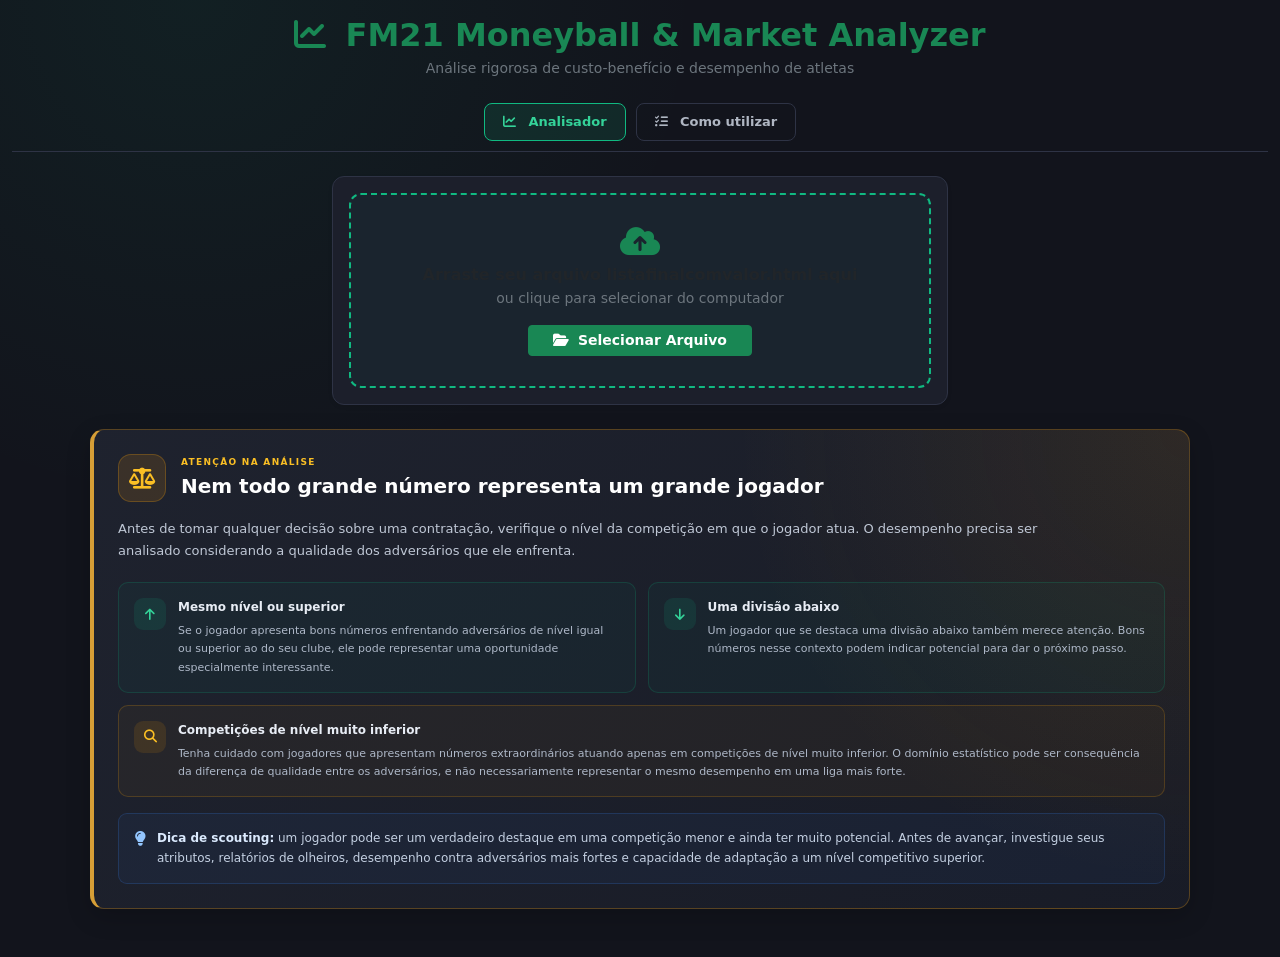
<file: index.html>
<!DOCTYPE html>
<html lang="pt-BR">

<head>
    <meta charset="UTF-8">
    <meta name="viewport" content="width=device-width, initial-scale=1.0">

    <title>FM21 - Moneyball & Scout Pro Analyzer</title>

    <link href="https://cdn.jsdelivr.net/npm/bootstrap@5.3.0/dist/css/bootstrap.min.css" rel="stylesheet">
    <link href="https://cdnjs.cloudflare.com/ajax/libs/font-awesome/6.4.0/css/all.min.css" rel="stylesheet">
    <link href="css/style.css" rel="stylesheet">

    <script src="js/parser.js" defer></script>
    <script src="js/moneyball.js" defer></script>
    <script src="js/database.js" defer></script>
    <script src="js/app.js" defer></script>
</head>

<body>

    <div class="container-fluid py-4 px-4">

        <header class="mb-4 text-center">
            <h2 class="fw-bold text-success mb-1">
                <i class="fa-solid fa-chart-line me-2"></i>
                FM21 Moneyball & Market Analyzer
            </h2>

            <p class="text-secondary small">
                Análise rigorosa de custo-benefício e desempenho de atletas
            </p>
        </header>

        <!-- NAVEGAÇÃO ENTRE AS ABAS -->
        <div class="main-tabs mb-4">
            <button class="main-tab active" id="analyzerTabButton"
                    onclick="showTab('analyzer')">
                <i class="fa-solid fa-chart-line me-2"></i>
                Analisador
            </button>

            <button class="main-tab" id="tutorialTabButton"
                    onclick="showTab('tutorial')">
                <i class="fa-solid fa-list-check me-2"></i>
                Como utilizar
            </button>
        </div>

        <!-- ================================================== -->
        <!-- ABA DO ANALISADOR -->
        <!-- ================================================== -->

        <div id="analyzerTab">

            <div class="row mb-4">
                <div class="col-md-6 mx-auto">
                    <div class="card shadow-sm">
                        <div class="card-body">

                            <div id="dropZone" class="drop-zone">

                                <i class="fa-solid fa-cloud-arrow-up text-success mb-2"
                                   style="font-size: 2rem;"></i>

                                <h6 class="fw-bold mb-1">
                                    Arraste seu arquivo listafinalcomvalor.html aqui
                                </h6>

                                <p class="text-secondary small mb-3">
                                    ou clique para selecionar do computador
                                </p>

                                <input type="file"
                                       id="fileInput"
                                       accept=".html,.htm"
                                       class="d-none">

                                <button type="button" class="btn btn-success btn-sm px-4 fw-bold">
                                    <i class="fa-solid fa-folder-open me-1"></i>
                                    Selecionar Arquivo
                                </button>

                            </div>

                        </div>
                    </div>
                </div>
            </div>

            <!-- AVISO SOBRE O NÍVEL DAS COMPETIÇÕES -->
            <div class="competition-warning mb-4">

                <div class="competition-warning-header">

                    <div class="competition-warning-icon">
                        <i class="fa-solid fa-scale-balanced"></i>
                    </div>

                    <div>
                        <span class="competition-warning-label">
                            ATENÇÃO NA ANÁLISE
                        </span>

                        <h5 class="fw-bold mb-0">
                            Nem todo grande número representa um grande jogador
                        </h5>
                    </div>

                </div>

                <p class="competition-warning-text">
                    Antes de tomar qualquer decisão sobre uma contratação,
                    verifique o nível da competição em que o jogador atua.
                    O desempenho precisa ser analisado considerando a qualidade
                    dos adversários que ele enfrenta.
                </p>

                <div class="competition-warning-grid">

                    <div class="competition-warning-item">
                        <div class="competition-warning-item-icon">
                            <i class="fa-solid fa-arrow-up"></i>
                        </div>

                        <div>
                            <strong>Mesmo nível ou superior</strong>

                            <p>
                                Se o jogador apresenta bons números enfrentando
                                adversários de nível igual ou superior ao do seu
                                clube, ele pode representar uma oportunidade
                                especialmente interessante.
                            </p>
                        </div>
                    </div>

                    <div class="competition-warning-item">
                        <div class="competition-warning-item-icon">
                            <i class="fa-solid fa-arrow-down"></i>
                        </div>

                        <div>
                            <strong>Uma divisão abaixo</strong>

                            <p>
                                Um jogador que se destaca uma divisão abaixo
                                também merece atenção. Bons números nesse contexto
                                podem indicar potencial para dar o próximo passo.
                            </p>
                        </div>
                    </div>

                    <div class="competition-warning-item competition-warning-caution">
                        <div class="competition-warning-item-icon">
                            <i class="fa-solid fa-magnifying-glass"></i>
                        </div>

                        <div>
                            <strong>Competições de nível muito inferior</strong>

                            <p>
                                Tenha cuidado com jogadores que apresentam números
                                extraordinários atuando apenas em competições de
                                nível muito inferior. O domínio estatístico pode
                                ser consequência da diferença de qualidade entre
                                os adversários, e não necessariamente representar
                                o mesmo desempenho em uma liga mais forte.
                            </p>
                        </div>
                    </div>

                </div>

                <div class="competition-warning-footer">
                    <i class="fa-solid fa-lightbulb"></i>

                    <span>
                        <strong>Dica de scouting:</strong>
                        um jogador pode ser um verdadeiro destaque em uma
                        competição menor e ainda ter muito potencial. Antes de
                        avançar, investigue seus atributos, relatórios de olheiros,
                        desempenho contra adversários mais fortes e capacidade
                        de adaptação a um nível competitivo superior.
                    </span>
                </div>

            </div>

            <div id="resultsSection" class="d-none">

                <div class="d-flex flex-column flex-md-row justify-content-between align-items-center mb-3 gap-3">

                    <h5 class="mb-0 fw-bold">
                        Atletas Listados:
                        <span id="totalPlayers" class="text-success">0</span>
                    </h5>

                    <div class="w-100 w-md-25">
                        <input type="text"
                               id="searchInput"
                               class="form-control form-control-sm search-box"
                               placeholder="🔍 Filtrar por nome ou clube...">
                    </div>

                </div>

                <div class="score-legend">

                    <span class="text-secondary fw-bold">SCORE:</span>

                    <span class="legend-item">
                        <span class="legend-dot legend-red"></span>
                        0–40 Ruim
                    </span>

                    <span class="legend-item">
                        <span class="legend-dot legend-orange"></span>
                        41–55 Baixo
                    </span>

                    <span class="legend-item">
                        <span class="legend-dot legend-yellow"></span>
                        56–70 Regular
                    </span>

                    <span class="legend-item">
                        <span class="legend-dot legend-green"></span>
                        71–100 Excelente
                    </span>

                </div>

                <div class="card shadow-sm">
                    <div class="card-body p-0">

                        <div class="table-responsive">

                            <table class="table table-custom table-hover align-middle text-center">

                                <thead>
                                    <tr>

                                        <th onclick="sortData('nome')"
                                            class="text-start ps-3"
                                            title="Nome completo do jogador.">
                                            Nome ↕
                                        </th>

                                        <th onclick="sortData('nac')"
                                            title="Nacionalidade do jogador.">
                                            Nac ↕
                                        </th>

                                        <th onclick="sortData('clube')"
                                            title="Clube atual do jogador.">
                                            Clube ↕
                                        </th>

                                        <th onclick="sortData('idade')"
                                            title="Idade atual do jogador, conforme informada na exportação do Football Manager.">
                                            Idade ↕
                                        </th>

                                        <th onclick="sortData('totalJogos')"
                                            title="Total de jogos disputados, somando titularidades e entradas como reserva.">
                                            Jogos ↕
                                        </th>

                                        <th onclick="sortData('gls')"
                                            title="Quantidade total de gols marcados pelo jogador.">
                                            Gls ↕
                                        </th>

                                        <th onclick="sortData('ast')"
                                            title="Quantidade total de assistências realizadas pelo jogador.">
                                            Ast ↕
                                        </th>

                                        <th onclick="sortData('gls90')"
                                            title="Gols por 90 minutos. Ajuda a avaliar a eficiência ofensiva independentemente do tempo jogado.">
                                            Gls/90 ↕
                                        </th>

                                        <th onclick="sortData('xg')"
                                            title="Expected Goals (gols esperados). Estima a qualidade das oportunidades de finalização.">
                                            xG ↕
                                        </th>

                                        <th onclick="sortData('hdj')"
                                            title="Homem do Jogo: quantidade de vezes que o jogador recebeu esse reconhecimento.">
                                            HdJ ↕
                                        </th>

                                        <th onclick="sortData('clMed')"
                                            title="Classificação média atribuída ao jogador nas partidas.">
                                            Cl Med ↕
                                        </th>

                                        <th onclick="sortData('valorNumerico')"
                                            title="Valor de mercado estimado pelo Football Manager. Não representa necessariamente o preço real de contratação.">
                                            Valor de Mercado ↕
                                        </th>

                                        <th onclick="sortData('moneyballScore')"
                                            title="Pontuação Moneyball de 0 a 100, considerando desempenho, custo-benefício e confiabilidade da amostra.">
                                            Score ↕
                                        </th>

                                        <th class="market-column"
                                            title="Avaliação da oportunidade de mercado conforme os critérios atuais do algoritmo.">
                                            Avaliação de Mercado
                                        </th>

                                    </tr>
                                </thead>

                                <tbody id="playersTableBody"></tbody>

                            </table>

                        </div>
                    </div>
                </div>

            </div>

        </div>

        <!-- ================================================== -->
        <!-- ABA COMO UTILIZAR: COLUNAS ACEITAS -->
        <!-- ================================================== -->

        <div id="tutorialTab" class="d-none">

            <div class="tutorial-header text-center mb-4">
                <div class="tutorial-icon mb-3">
                    <i class="fa-solid fa-list-check"></i>
                </div>

                <h3 class="fw-bold">Como utilizar o Moneyball Analyzer?</h3>

                <p class="text-secondary">
                    Consulte abaixo os nomes das colunas que o site consegue
                    identificar nos arquivos HTML exportados pelo Football Manager 2021.
                </p>
            </div>

            <div class="card tutorial-card mb-3">
                <div class="card-body p-4">
                    <h5 class="fw-bold mb-2">
                        <i class="fa-solid fa-circle-info text-success me-2"></i>
                        Antes de importar o arquivo
                    </h5>

                    <p class="text-secondary mb-2">
                        O arquivo precisa ser uma exportação em <strong>HTML</strong>
                        contendo uma tabela de jogadores. Os nomes das colunas devem
                        corresponder aos nomes ou às variações listadas nesta página.
                    </p>

                    <p class="text-secondary mb-0">
                        O site identifica o modelo pelo nome do arquivo. Para os cinco
                        modelos atuais, utilize:
                        <strong>goleiros.html</strong>,
                        <strong>defensores.html</strong>,
                        <strong>volantes.html</strong>,
                        <strong>meias.html</strong> ou
                        <strong>atacantes.html</strong>.
                        O nome correto ajuda o sistema a diferenciar categorias que
                        possuem algumas colunas em comum.
                    </p>
                </div>
            </div>

            <div class="card tutorial-card mb-3">
                <div class="card-body p-4">
                    <h5 class="fw-bold mb-3">
                        <i class="fa-solid fa-id-card text-success me-2"></i>
                        1. Informações gerais do jogador
                    </h5>

                    <div class="table-responsive">
                        <table class="table table-custom align-middle">
                            <thead>
                                <tr>
                                    <th>Coluna no HTML</th>
                                    <th>O que representa</th>
                                    <th>Como o site utiliza</th>
                                </tr>
                            </thead>
                            <tbody>
                                <tr>
                                    <td><strong>Nome</strong></td>
                                    <td>Nome do jogador.</td>
                                    <td>Identificação e pesquisa.</td>
                                </tr>
                                <tr>
                                    <td><strong>Posição / Posicao</strong></td>
                                    <td>Posição ou posições do atleta.</td>
                                    <td>Identificação do jogador.</td>
                                </tr>
                                <tr>
                                    <td><strong>Nac / Nacionalidade</strong></td>
                                    <td>Nacionalidade do jogador.</td>
                                    <td>Tabela e pesquisa.</td>
                                </tr>
                                <tr>
                                    <td><strong>Clube</strong></td>
                                    <td>Clube atual do jogador.</td>
                                    <td>Tabela e pesquisa.</td>
                                </tr>
                                <tr>
                                    <td><strong>Idade</strong></td>
                                    <td>Idade do atleta.</td>
                                    <td>Tabela e Score Financeiro.</td>
                                </tr>
                                <tr>
                                    <td><strong>Valor</strong></td>
                                    <td>Valor de mercado informado pelo FM21.</td>
                                    <td>Tabela e Score Financeiro.</td>
                                </tr>
                                <tr>
                                    <td><strong>Jogos</strong></td>
                                    <td>Partidas como titular e aparições como reserva.</td>
                                    <td>Quantidade de jogos e análise da confiabilidade da amostra.</td>
                                </tr>
                                <tr>
                                    <td><strong>Rec</strong></td>
                                    <td>Campo de recomendação da exportação.</td>
                                    <td>É armazenado, mas não altera o Score atual.</td>
                                </tr>
                                <tr>
                                    <td><strong>Inf</strong></td>
                                    <td>Campo de informação da exportação.</td>
                                    <td>É armazenado, mas não altera o Score atual.</td>
                                </tr>
                            </tbody>
                        </table>
                    </div>

                    <div class="tutorial-tip mt-3">
                        <i class="fa-solid fa-lightbulb me-2"></i>
                        <strong>Sobre Jogos:</strong> o formato como
                        <strong>23 (1)</strong> é interpretado como 23 partidas
                        como titular e 1 entrada como reserva.
                    </div>
                </div>
            </div>

            <div class="card tutorial-card mb-3">
                <div class="card-body p-4">
                    <h5 class="fw-bold mb-3">
                        <i class="fa-solid fa-chart-line text-success me-2"></i>
                        2. Colunas comuns de desempenho
                    </h5>

                    <div class="table-responsive">
                        <table class="table table-custom align-middle">
                            <thead>
                                <tr>
                                    <th>Coluna no HTML</th>
                                    <th>Significado</th>
                                    <th>Utilização atual</th>
                                </tr>
                            </thead>
                            <tbody>
                                <tr>
                                    <td><strong>Cl Med</strong></td>
                                    <td>Classificação média do jogador.</td>
                                    <td>Exibição e Score de Desempenho.</td>
                                </tr>
                                <tr>
                                    <td><strong>Cons</strong></td>
                                    <td>Consistência do jogador.</td>
                                    <td>Exibição e Score de Desempenho.</td>
                                </tr>
                            </tbody>
                        </table>
                    </div>
                </div>
            </div>

            <div class="card tutorial-card mb-3">
                <div class="card-body p-4">
                    <h5 class="fw-bold mb-3">
                        <i class="fa-solid fa-hand text-success me-2"></i>
                        3. Colunas específicas por categoria
                    </h5>

                    <div class="mb-4">
                        <h6 class="fw-bold text-success">Goleiros — goleiros.html</h6>
                        <div class="table-responsive">
                            <table class="table table-custom align-middle">
                                <thead>
                                    <tr>
                                        <th>Coluna</th>
                                        <th>Significado</th>
                                    </tr>
                                </thead>
                                <tbody>
                                    <tr>
                                        <td><strong>Sof/90</strong></td>
                                        <td>Gols sofridos por 90 minutos.</td>
                                    </tr>
                                    <tr>
                                        <td><strong>% de Pen. Def.</strong></td>
                                        <td>Percentual de pênaltis defendidos.</td>
                                    </tr>
                                    <tr>
                                        <td><strong>Pen. Defendidos</strong></td>
                                        <td>Quantidade de pênaltis defendidos.</td>
                                    </tr>
                                </tbody>
                            </table>
                        </div>
                    </div>

                    <div class="mb-4">
                        <h6 class="fw-bold text-success">Defensores — defensores.html</h6>
                        <div class="table-responsive">
                            <table class="table table-custom align-middle">
                                <thead>
                                    <tr>
                                        <th>Coluna</th>
                                        <th>Significado</th>
                                    </tr>
                                </thead>
                                <tbody>
                                    <tr>
                                        <td><strong>% Passe / Ps C</strong></td>
                                        <td>Percentual de passes certos.</td>
                                    </tr>
                                    <tr>
                                        <td><strong>M Des</strong></td>
                                        <td>Percentual de desarmes bem-sucedidos.</td>
                                    </tr>
                                    <tr>
                                        <td><strong>Des</strong></td>
                                        <td>Desarmes por jogo.</td>
                                    </tr>
                                    <tr>
                                        <td><strong>Vermelhos</strong></td>
                                        <td>Cartões vermelhos recebidos.</td>
                                    </tr>
                                    <tr>
                                        <td><strong>Cab G/90</strong></td>
                                        <td>Gols de cabeça por 90 minutos.</td>
                                    </tr>
                                </tbody>
                            </table>
                        </div>
                    </div>

                    <div class="mb-4">
                        <h6 class="fw-bold text-success">Volantes — volantes.html</h6>
                        <div class="table-responsive">
                            <table class="table table-custom align-middle">
                                <thead>
                                    <tr>
                                        <th>Coluna</th>
                                        <th>Significado</th>
                                    </tr>
                                </thead>
                                <tbody>
                                    <tr>
                                        <td><strong>% Passe / Ps C</strong></td>
                                        <td>Percentual de passes certos.</td>
                                    </tr>
                                    <tr>
                                        <td><strong>Cab %</strong></td>
                                        <td>Percentual de cabeceios certos.</td>
                                    </tr>
                                    <tr>
                                        <td><strong>M Des</strong></td>
                                        <td>Percentual de desarmes bem-sucedidos.</td>
                                    </tr>
                                    <tr>
                                        <td><strong>Vermelhos</strong></td>
                                        <td>Cartões vermelhos recebidos.</td>
                                    </tr>
                                </tbody>
                            </table>
                        </div>
                    </div>

                    <div class="mb-4">
                        <h6 class="fw-bold text-success">Meias — meias.html</h6>
                        <div class="table-responsive">
                            <table class="table table-custom align-middle">
                                <thead>
                                    <tr>
                                        <th>Coluna</th>
                                        <th>Significado</th>
                                    </tr>
                                </thead>
                                <tbody>
                                    <tr>
                                        <td><strong>% Passe / Ps C</strong></td>
                                        <td>Percentual de passes certos.</td>
                                    </tr>
                                    <tr>
                                        <td><strong>Assis/90</strong></td>
                                        <td>Assistências por 90 minutos.</td>
                                    </tr>
                                    <tr>
                                        <td><strong>DrbPJ</strong></td>
                                        <td>Dribles por jogo.</td>
                                    </tr>
                                    <tr>
                                        <td><strong>xG</strong></td>
                                        <td>Gols esperados (Expected Goals).</td>
                                    </tr>
                                </tbody>
                            </table>
                        </div>
                    </div>

                    <div>
                        <h6 class="fw-bold text-success">Atacantes — atacantes.html</h6>
                        <div class="table-responsive">
                            <table class="table table-custom align-middle">
                                <thead>
                                    <tr>
                                        <th>Coluna</th>
                                        <th>Significado</th>
                                    </tr>
                                </thead>
                                <tbody>
                                    <tr>
                                        <td><strong>Ast</strong></td>
                                        <td>Quantidade total de assistências.</td>
                                    </tr>
                                    <tr>
                                        <td><strong>AtTa</strong></td>
                                        <td>Campo de Ataque Tático conforme a exportação.</td>
                                    </tr>
                                    <tr>
                                        <td><strong>xG</strong></td>
                                        <td>Gols esperados (Expected Goals).</td>
                                    </tr>
                                    <tr>
                                        <td><strong>Gls/90</strong></td>
                                        <td>Gols por 90 minutos.</td>
                                    </tr>
                                    <tr>
                                        <td><strong>Assis/90</strong></td>
                                        <td>Assistências por 90 minutos.</td>
                                    </tr>
                                    <tr>
                                        <td><strong>Pen/R</strong></td>
                                        <td>Percentual de pênaltis convertidos.</td>
                                    </tr>
                                </tbody>
                            </table>
                        </div>
                    </div>
                </div>
            </div>

            <div class="card tutorial-card mb-3">
                <div class="card-body p-4">
                    <h5 class="fw-bold mb-3">
                        <i class="fa-solid fa-box-archive text-success me-2"></i>
                        4. Colunas de modelos antigos
                    </h5>

                    <p class="text-secondary">
                        O parser também reconhece alguns campos usados em versões
                        anteriores dos modelos:
                    </p>

                    <div class="d-flex flex-wrap gap-2 mb-3">
                        <span class="badge badge-primary p-2">Gls</span>
                        <span class="badge badge-primary p-2">HdJ</span>
                        <span class="badge badge-primary p-2">% Passe</span>
                        <span class="badge badge-primary p-2">DrbPJ</span>
                        <span class="badge badge-primary p-2">% Remates</span>
                        <span class="badge badge-primary p-2">Sem Golos Sofridos</span>
                        <span class="badge badge-primary p-2">% Cr T</span>
                    </div>

                    <p class="text-secondary mb-0">
                        Esses campos são lidos ou preservados pelo parser para
                        compatibilidade, mas não fazem parte automaticamente das
                        colunas e dos cálculos dos cinco modelos atuais.
                    </p>
                </div>
            </div>

            <div class="card tutorial-card mb-3">
                <div class="card-body p-4">
                    <h5 class="fw-bold mb-3">
                        <i class="fa-solid fa-calculator text-success me-2"></i>
                        5. Quais dados entram nos Scores?
                    </h5>

                    <p class="text-secondary">
                        O site não utiliza todas as colunas reconhecidas no cálculo.
                        Atualmente, os critérios de desempenho são:
                    </p>

                    <ul class="text-secondary">
                        <li><strong>Goleiros:</strong> Cl Med, Sof/90, % de Pen. Def., Cons e Pen. Defendidos.</li>
                        <li><strong>Defensores:</strong> Cl Med, Des, M Des, % Passe, Cab G/90, Cons e Vermelhos.</li>
                        <li><strong>Volantes:</strong> Cl Med, % Passe, M Des, Cab %, Cons e Vermelhos.</li>
                        <li><strong>Meias:</strong> Cl Med, % Passe, Assis/90, DrbPJ, xG e Cons.</li>
                        <li><strong>Atacantes:</strong> Cl Med, Gls/90, xG, Assis/90, Ast, Pen/R e Cons.</li>
                    </ul>

                    <p class="text-secondary mb-0">
                        O <strong>Score Financeiro</strong> considera o valor de
                        mercado e a idade. O Score Final combina desempenho e
                        avaliação financeira. Clube, nacionalidade e posição são
                        informações de identificação e pesquisa, não critérios
                        diretos do Score.
                    </p>
                </div>
            </div>

            <div class="tutorial-card tutorial-footer text-center mb-4">
                <i class="fa-solid fa-triangle-exclamation me-2"></i>
                <strong>Atenção:</strong> quando uma célula aparece como
                <strong>-</strong>, o site trata o dado como indisponível, e não
                necessariamente como zero. Colunas extras que não estejam nesta
                relação podem ser preservadas internamente no arquivo importado,
                mas não serão automaticamente exibidas, pesquisáveis ou utilizadas
                nos cálculos.
            </div>

            <div class="text-center mb-4">
                <button type="button"
                        class="btn btn-success fw-bold"
                        onclick="showTab('analyzer')">
                    <i class="fa-solid fa-chart-line me-2"></i>
                    Voltar ao analisador
                </button>
            </div>

        </div>

    </div>

    <!-- CONTROLE DAS ABAS -->
    <script>
        function showTab(tab) {
            const analyzer = document.getElementById('analyzerTab');
            const tutorial = document.getElementById('tutorialTab');

            const analyzerButton = document.getElementById('analyzerTabButton');
            const tutorialButton = document.getElementById('tutorialTabButton');

            if (tab === 'tutorial') {
                analyzer.classList.add('d-none');
                tutorial.classList.remove('d-none');

                analyzerButton.classList.remove('active');
                tutorialButton.classList.add('active');

            } else {
                tutorial.classList.add('d-none');
                analyzer.classList.remove('d-none');

                tutorialButton.classList.remove('active');
                analyzerButton.classList.add('active');
            }

            window.scrollTo({
                top: 0,
                behavior: 'smooth'
            });
        }
    </script>

</body>
</html>
</file>
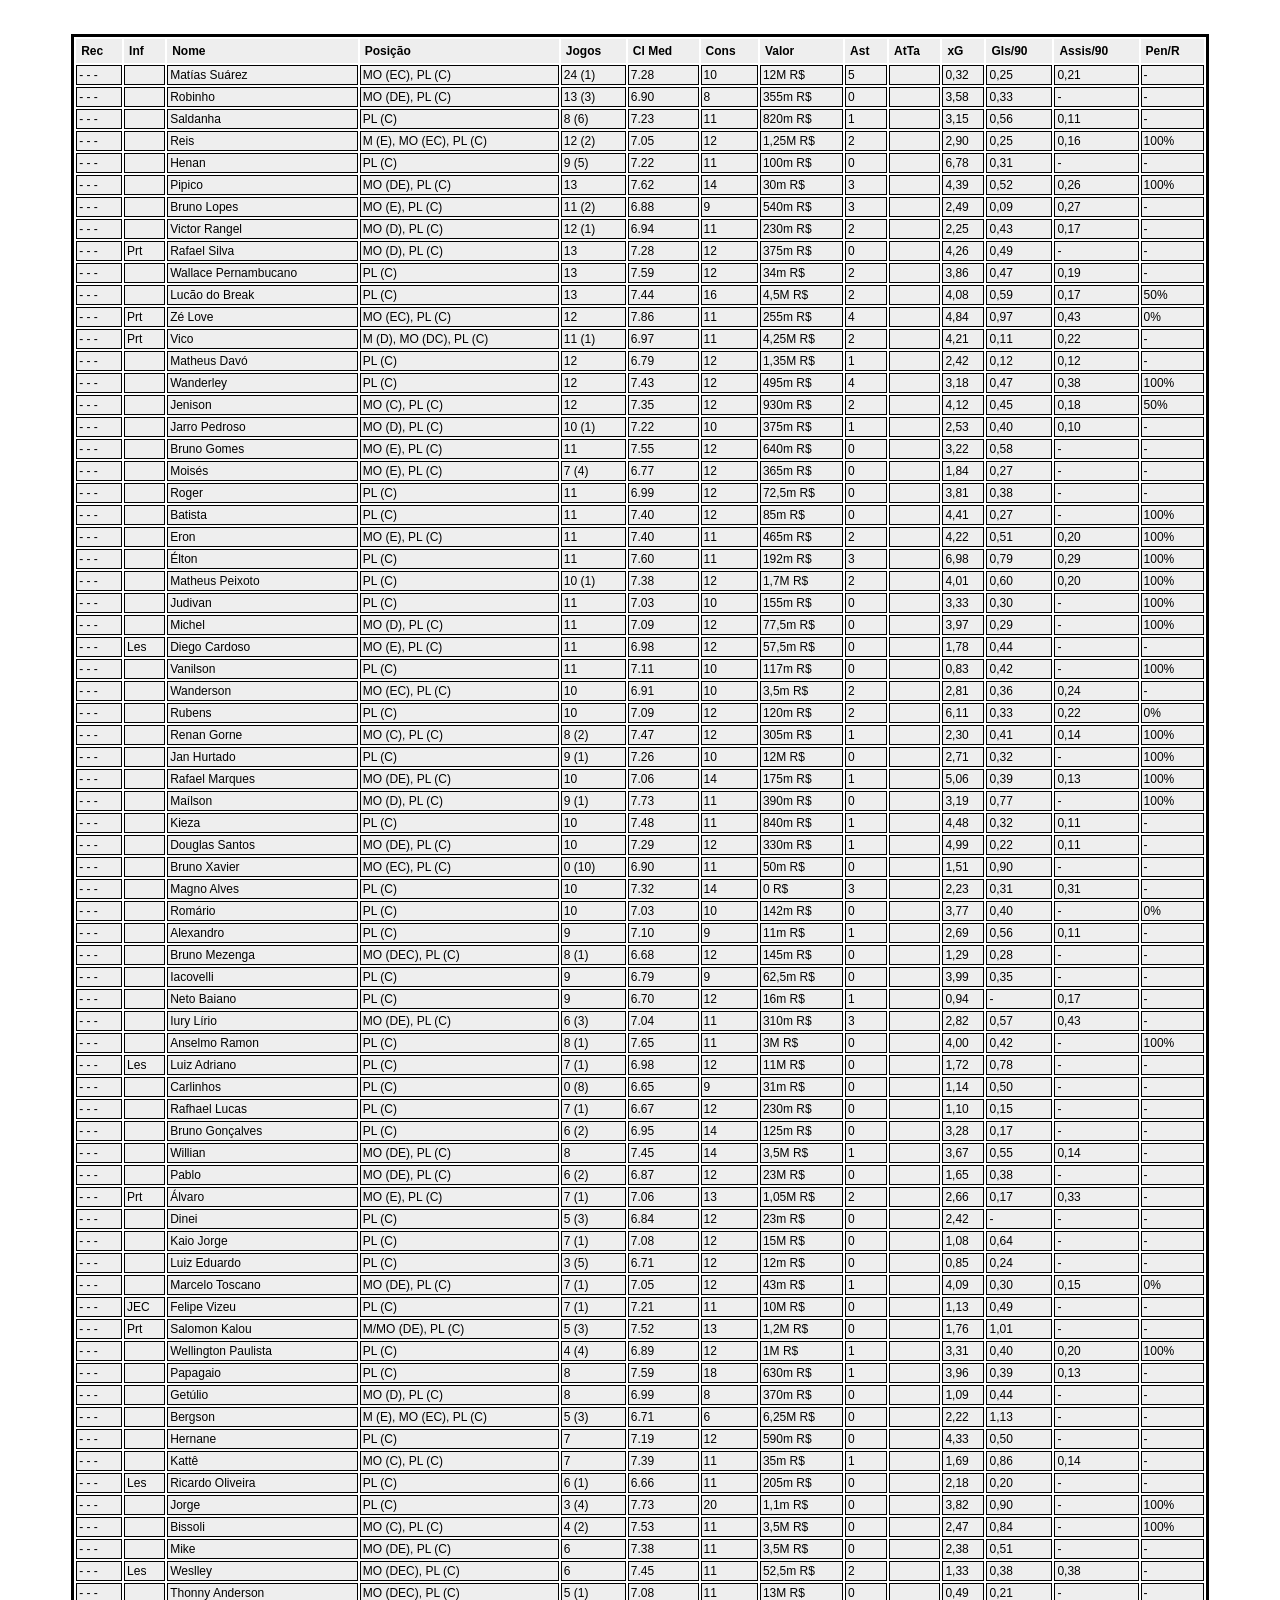
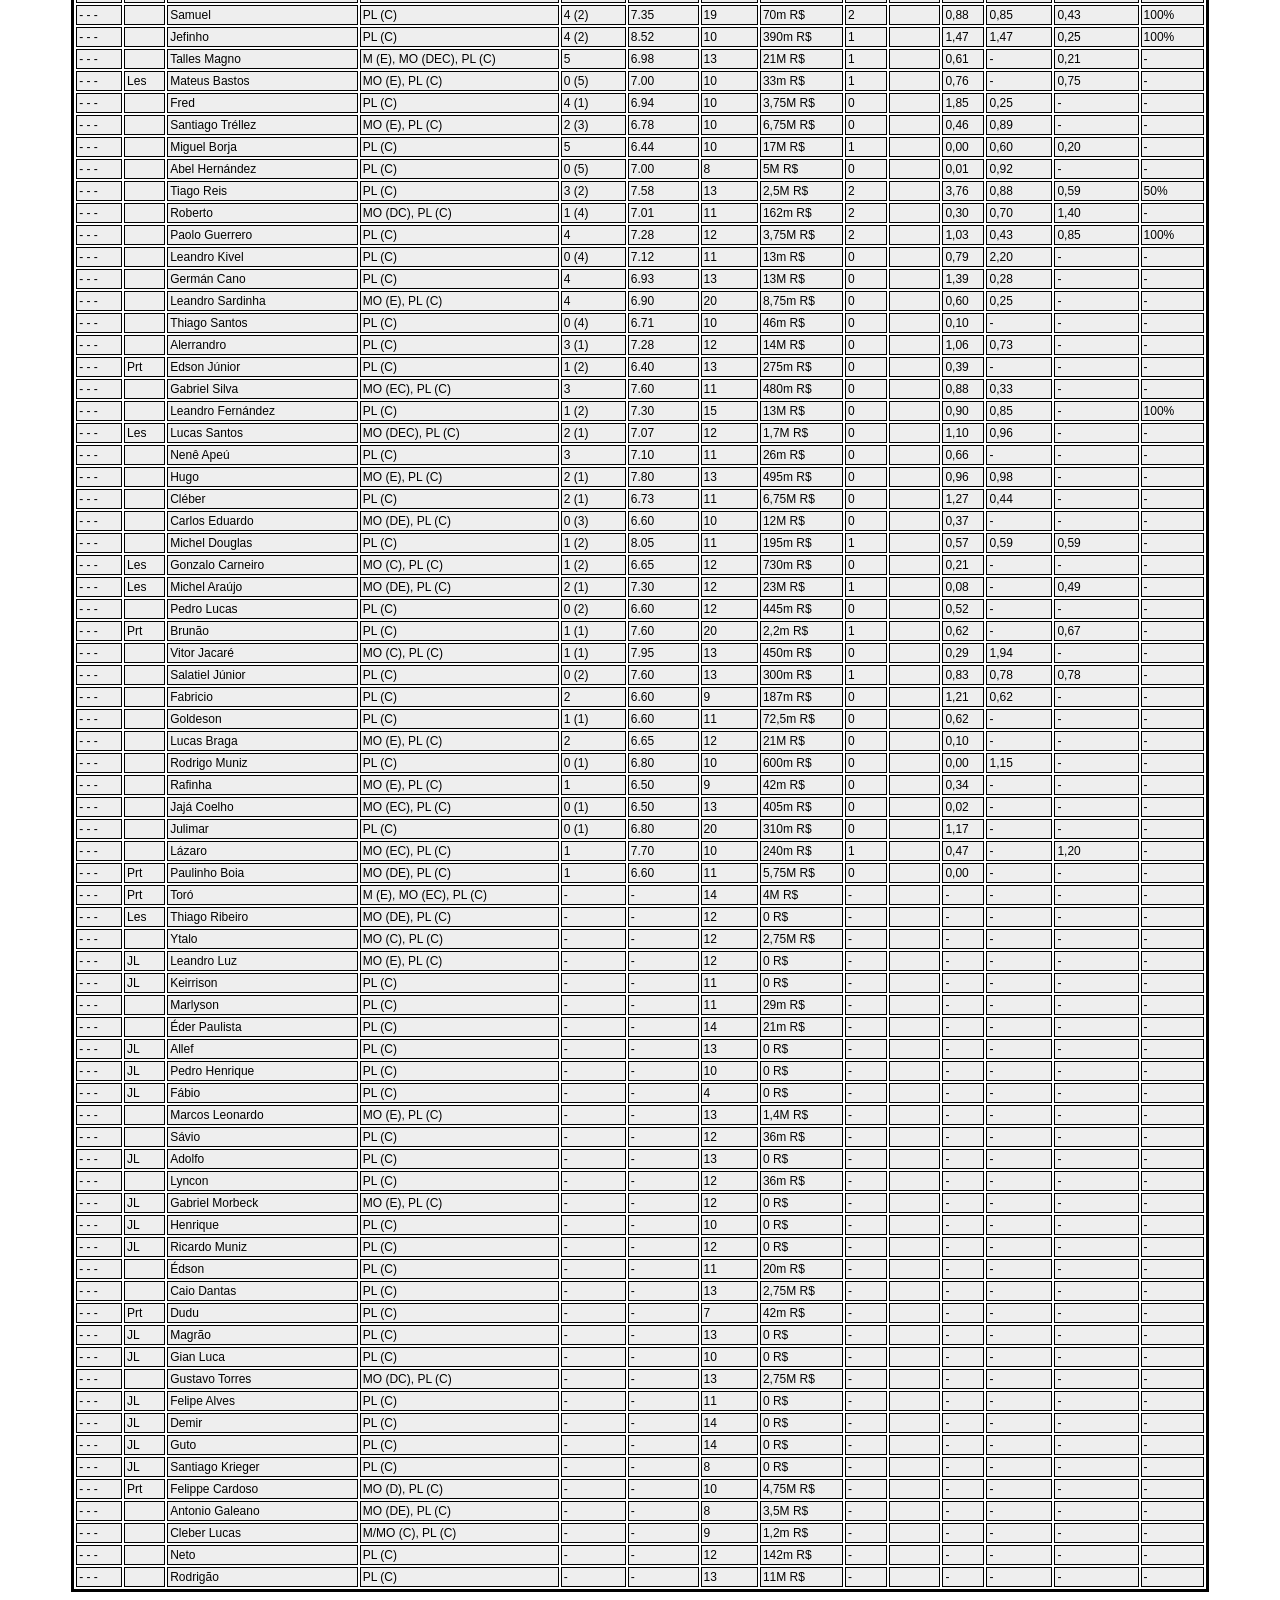
<file: atacantes.html>
<html>
<head>
<title><br/></title> 
<style type ="text/css">
body,td,th {
font-family: Verdana, Arial, Helvetica, sans-serif;
font-size: 12px;
}
th {
padding: 5px;
text-align: left;
}
td {
padding: 2px;
border-style: solid;
border-width: 1px
}
</style>
</head>
<body>
<center><B><br/>
</center></B>
<p>
<table bordercolor="#000000" width="90%" align="center">
<tr bgcolor="#EEEEEE">
	<th>Rec</th>

	<th>Inf</th>

	<th>Nome</th>

	<th>Posição</th>

	<th>Jogos</th>

	<th>Cl Med</th>

	<th>Cons</th>

	<th>Valor</th>

	<th>Ast</th>

	<th>AtTa</th>

	<th>xG</th>

	<th>Gls/90</th>

	<th>Assis/90</th>

	<th>Pen/R</th>

</tr>
<tr bgcolor="#EEEEEE">
	<td>- -  - </td>

	<td></td>

	<td>Matías Suárez</td>

	<td>MO (EC), PL (C)</td>

	<td>24 (1)</td>

	<td>7.28</td>

	<td>10</td>

	<td>12M R$</td>

	<td>5</td>

	<td></td>

	<td>0,32</td>

	<td>0,25</td>

	<td>0,21</td>

	<td>-</td>

</tr>
<tr bgcolor="#EEEEEE">
	<td>- -  - </td>

	<td></td>

	<td>Robinho</td>

	<td>MO (DE), PL (C)</td>

	<td>13 (3)</td>

	<td>6.90</td>

	<td>8</td>

	<td>355m R$</td>

	<td>0</td>

	<td></td>

	<td>3,58</td>

	<td>0,33</td>

	<td>-</td>

	<td>-</td>

</tr>
<tr bgcolor="#EEEEEE">
	<td>- -  - </td>

	<td></td>

	<td>Saldanha</td>

	<td>PL (C)</td>

	<td>8 (6)</td>

	<td>7.23</td>

	<td>11</td>

	<td>820m R$</td>

	<td>1</td>

	<td></td>

	<td>3,15</td>

	<td>0,56</td>

	<td>0,11</td>

	<td>-</td>

</tr>
<tr bgcolor="#EEEEEE">
	<td>- -  - </td>

	<td></td>

	<td>Reis</td>

	<td>M (E), MO (EC), PL (C)</td>

	<td>12 (2)</td>

	<td>7.05</td>

	<td>12</td>

	<td>1,25M R$</td>

	<td>2</td>

	<td></td>

	<td>2,90</td>

	<td>0,25</td>

	<td>0,16</td>

	<td>100%</td>

</tr>
<tr bgcolor="#EEEEEE">
	<td>- -  - </td>

	<td></td>

	<td>Henan</td>

	<td>PL (C)</td>

	<td>9 (5)</td>

	<td>7.22</td>

	<td>11</td>

	<td>100m R$</td>

	<td>0</td>

	<td></td>

	<td>6,78</td>

	<td>0,31</td>

	<td>-</td>

	<td>-</td>

</tr>
<tr bgcolor="#EEEEEE">
	<td>- -  - </td>

	<td></td>

	<td>Pipico</td>

	<td>MO (DE), PL (C)</td>

	<td>13</td>

	<td>7.62</td>

	<td>14</td>

	<td>30m R$</td>

	<td>3</td>

	<td></td>

	<td>4,39</td>

	<td>0,52</td>

	<td>0,26</td>

	<td>100%</td>

</tr>
<tr bgcolor="#EEEEEE">
	<td>- -  - </td>

	<td></td>

	<td>Bruno Lopes</td>

	<td>MO (E), PL (C)</td>

	<td>11 (2)</td>

	<td>6.88</td>

	<td>9</td>

	<td>540m R$</td>

	<td>3</td>

	<td></td>

	<td>2,49</td>

	<td>0,09</td>

	<td>0,27</td>

	<td>-</td>

</tr>
<tr bgcolor="#EEEEEE">
	<td>- -  - </td>

	<td></td>

	<td>Victor Rangel</td>

	<td>MO (D), PL (C)</td>

	<td>12 (1)</td>

	<td>6.94</td>

	<td>11</td>

	<td>230m R$</td>

	<td>2</td>

	<td></td>

	<td>2,25</td>

	<td>0,43</td>

	<td>0,17</td>

	<td>-</td>

</tr>
<tr bgcolor="#EEEEEE">
	<td>- -  - </td>

	<td>Prt</td>

	<td>Rafael Silva</td>

	<td>MO (D), PL (C)</td>

	<td>13</td>

	<td>7.28</td>

	<td>12</td>

	<td>375m R$</td>

	<td>0</td>

	<td></td>

	<td>4,26</td>

	<td>0,49</td>

	<td>-</td>

	<td>-</td>

</tr>
<tr bgcolor="#EEEEEE">
	<td>- -  - </td>

	<td></td>

	<td>Wallace Pernambucano</td>

	<td>PL (C)</td>

	<td>13</td>

	<td>7.59</td>

	<td>12</td>

	<td>34m R$</td>

	<td>2</td>

	<td></td>

	<td>3,86</td>

	<td>0,47</td>

	<td>0,19</td>

	<td>-</td>

</tr>
<tr bgcolor="#EEEEEE">
	<td>- -  - </td>

	<td></td>

	<td>Lucão do Break</td>

	<td>PL (C)</td>

	<td>13</td>

	<td>7.44</td>

	<td>16</td>

	<td>4,5M R$</td>

	<td>2</td>

	<td></td>

	<td>4,08</td>

	<td>0,59</td>

	<td>0,17</td>

	<td>50%</td>

</tr>
<tr bgcolor="#EEEEEE">
	<td>- -  - </td>

	<td>Prt</td>

	<td>Zé Love</td>

	<td>MO (EC), PL (C)</td>

	<td>12</td>

	<td>7.86</td>

	<td>11</td>

	<td>255m R$</td>

	<td>4</td>

	<td></td>

	<td>4,84</td>

	<td>0,97</td>

	<td>0,43</td>

	<td>0%</td>

</tr>
<tr bgcolor="#EEEEEE">
	<td>- -  - </td>

	<td>Prt</td>

	<td>Vico</td>

	<td>M (D), MO (DC), PL (C)</td>

	<td>11 (1)</td>

	<td>6.97</td>

	<td>11</td>

	<td>4,25M R$</td>

	<td>2</td>

	<td></td>

	<td>4,21</td>

	<td>0,11</td>

	<td>0,22</td>

	<td>-</td>

</tr>
<tr bgcolor="#EEEEEE">
	<td>- -  - </td>

	<td></td>

	<td>Matheus Davó</td>

	<td>PL (C)</td>

	<td>12</td>

	<td>6.79</td>

	<td>12</td>

	<td>1,35M R$</td>

	<td>1</td>

	<td></td>

	<td>2,42</td>

	<td>0,12</td>

	<td>0,12</td>

	<td>-</td>

</tr>
<tr bgcolor="#EEEEEE">
	<td>- -  - </td>

	<td></td>

	<td>Wanderley</td>

	<td>PL (C)</td>

	<td>12</td>

	<td>7.43</td>

	<td>12</td>

	<td>495m R$</td>

	<td>4</td>

	<td></td>

	<td>3,18</td>

	<td>0,47</td>

	<td>0,38</td>

	<td>100%</td>

</tr>
<tr bgcolor="#EEEEEE">
	<td>- -  - </td>

	<td></td>

	<td>Jenison</td>

	<td>MO (C), PL (C)</td>

	<td>12</td>

	<td>7.35</td>

	<td>12</td>

	<td>930m R$</td>

	<td>2</td>

	<td></td>

	<td>4,12</td>

	<td>0,45</td>

	<td>0,18</td>

	<td>50%</td>

</tr>
<tr bgcolor="#EEEEEE">
	<td>- -  - </td>

	<td></td>

	<td>Jarro Pedroso</td>

	<td>MO (D), PL (C)</td>

	<td>10 (1)</td>

	<td>7.22</td>

	<td>10</td>

	<td>375m R$</td>

	<td>1</td>

	<td></td>

	<td>2,53</td>

	<td>0,40</td>

	<td>0,10</td>

	<td>-</td>

</tr>
<tr bgcolor="#EEEEEE">
	<td>- -  - </td>

	<td></td>

	<td>Bruno Gomes</td>

	<td>MO (E), PL (C)</td>

	<td>11</td>

	<td>7.55</td>

	<td>12</td>

	<td>640m R$</td>

	<td>0</td>

	<td></td>

	<td>3,22</td>

	<td>0,58</td>

	<td>-</td>

	<td>-</td>

</tr>
<tr bgcolor="#EEEEEE">
	<td>- -  - </td>

	<td></td>

	<td>Moisés</td>

	<td>MO (E), PL (C)</td>

	<td>7 (4)</td>

	<td>6.77</td>

	<td>12</td>

	<td>365m R$</td>

	<td>0</td>

	<td></td>

	<td>1,84</td>

	<td>0,27</td>

	<td>-</td>

	<td>-</td>

</tr>
<tr bgcolor="#EEEEEE">
	<td>- -  - </td>

	<td></td>

	<td>Roger</td>

	<td>PL (C)</td>

	<td>11</td>

	<td>6.99</td>

	<td>12</td>

	<td>72,5m R$</td>

	<td>0</td>

	<td></td>

	<td>3,81</td>

	<td>0,38</td>

	<td>-</td>

	<td>-</td>

</tr>
<tr bgcolor="#EEEEEE">
	<td>- -  - </td>

	<td></td>

	<td>Batista</td>

	<td>PL (C)</td>

	<td>11</td>

	<td>7.40</td>

	<td>12</td>

	<td>85m R$</td>

	<td>0</td>

	<td></td>

	<td>4,41</td>

	<td>0,27</td>

	<td>-</td>

	<td>100%</td>

</tr>
<tr bgcolor="#EEEEEE">
	<td>- -  - </td>

	<td></td>

	<td>Eron</td>

	<td>MO (E), PL (C)</td>

	<td>11</td>

	<td>7.40</td>

	<td>11</td>

	<td>465m R$</td>

	<td>2</td>

	<td></td>

	<td>4,22</td>

	<td>0,51</td>

	<td>0,20</td>

	<td>100%</td>

</tr>
<tr bgcolor="#EEEEEE">
	<td>- -  - </td>

	<td></td>

	<td>Élton</td>

	<td>PL (C)</td>

	<td>11</td>

	<td>7.60</td>

	<td>11</td>

	<td>192m R$</td>

	<td>3</td>

	<td></td>

	<td>6,98</td>

	<td>0,79</td>

	<td>0,29</td>

	<td>100%</td>

</tr>
<tr bgcolor="#EEEEEE">
	<td>- -  - </td>

	<td></td>

	<td>Matheus Peixoto</td>

	<td>PL (C)</td>

	<td>10 (1)</td>

	<td>7.38</td>

	<td>12</td>

	<td>1,7M R$</td>

	<td>2</td>

	<td></td>

	<td>4,01</td>

	<td>0,60</td>

	<td>0,20</td>

	<td>100%</td>

</tr>
<tr bgcolor="#EEEEEE">
	<td>- -  - </td>

	<td></td>

	<td>Judivan</td>

	<td>PL (C)</td>

	<td>11</td>

	<td>7.03</td>

	<td>10</td>

	<td>155m R$</td>

	<td>0</td>

	<td></td>

	<td>3,33</td>

	<td>0,30</td>

	<td>-</td>

	<td>100%</td>

</tr>
<tr bgcolor="#EEEEEE">
	<td>- -  - </td>

	<td></td>

	<td>Michel</td>

	<td>MO (D), PL (C)</td>

	<td>11</td>

	<td>7.09</td>

	<td>12</td>

	<td>77,5m R$</td>

	<td>0</td>

	<td></td>

	<td>3,97</td>

	<td>0,29</td>

	<td>-</td>

	<td>100%</td>

</tr>
<tr bgcolor="#EEEEEE">
	<td>- -  - </td>

	<td>Les</td>

	<td>Diego Cardoso</td>

	<td>MO (E), PL (C)</td>

	<td>11</td>

	<td>6.98</td>

	<td>12</td>

	<td>57,5m R$</td>

	<td>0</td>

	<td></td>

	<td>1,78</td>

	<td>0,44</td>

	<td>-</td>

	<td>-</td>

</tr>
<tr bgcolor="#EEEEEE">
	<td>- -  - </td>

	<td></td>

	<td>Vanilson</td>

	<td>PL (C)</td>

	<td>11</td>

	<td>7.11</td>

	<td>10</td>

	<td>117m R$</td>

	<td>0</td>

	<td></td>

	<td>0,83</td>

	<td>0,42</td>

	<td>-</td>

	<td>100%</td>

</tr>
<tr bgcolor="#EEEEEE">
	<td>- -  - </td>

	<td></td>

	<td>Wanderson</td>

	<td>MO (EC), PL (C)</td>

	<td>10</td>

	<td>6.91</td>

	<td>10</td>

	<td>3,5m R$</td>

	<td>2</td>

	<td></td>

	<td>2,81</td>

	<td>0,36</td>

	<td>0,24</td>

	<td>-</td>

</tr>
<tr bgcolor="#EEEEEE">
	<td>- -  - </td>

	<td></td>

	<td>Rubens</td>

	<td>PL (C)</td>

	<td>10</td>

	<td>7.09</td>

	<td>12</td>

	<td>120m R$</td>

	<td>2</td>

	<td></td>

	<td>6,11</td>

	<td>0,33</td>

	<td>0,22</td>

	<td>0%</td>

</tr>
<tr bgcolor="#EEEEEE">
	<td>- -  - </td>

	<td></td>

	<td>Renan Gorne</td>

	<td>MO (C), PL (C)</td>

	<td>8 (2)</td>

	<td>7.47</td>

	<td>12</td>

	<td>305m R$</td>

	<td>1</td>

	<td></td>

	<td>2,30</td>

	<td>0,41</td>

	<td>0,14</td>

	<td>100%</td>

</tr>
<tr bgcolor="#EEEEEE">
	<td>- -  - </td>

	<td></td>

	<td>Jan Hurtado</td>

	<td>PL (C)</td>

	<td>9 (1)</td>

	<td>7.26</td>

	<td>10</td>

	<td>12M R$</td>

	<td>0</td>

	<td></td>

	<td>2,71</td>

	<td>0,32</td>

	<td>-</td>

	<td>100%</td>

</tr>
<tr bgcolor="#EEEEEE">
	<td>- -  - </td>

	<td></td>

	<td>Rafael Marques</td>

	<td>MO (DE), PL (C)</td>

	<td>10</td>

	<td>7.06</td>

	<td>14</td>

	<td>175m R$</td>

	<td>1</td>

	<td></td>

	<td>5,06</td>

	<td>0,39</td>

	<td>0,13</td>

	<td>100%</td>

</tr>
<tr bgcolor="#EEEEEE">
	<td>- -  - </td>

	<td></td>

	<td>Maílson</td>

	<td>MO (D), PL (C)</td>

	<td>9 (1)</td>

	<td>7.73</td>

	<td>11</td>

	<td>390m R$</td>

	<td>0</td>

	<td></td>

	<td>3,19</td>

	<td>0,77</td>

	<td>-</td>

	<td>100%</td>

</tr>
<tr bgcolor="#EEEEEE">
	<td>- -  - </td>

	<td></td>

	<td>Kieza</td>

	<td>PL (C)</td>

	<td>10</td>

	<td>7.48</td>

	<td>11</td>

	<td>840m R$</td>

	<td>1</td>

	<td></td>

	<td>4,48</td>

	<td>0,32</td>

	<td>0,11</td>

	<td>-</td>

</tr>
<tr bgcolor="#EEEEEE">
	<td>- -  - </td>

	<td></td>

	<td>Douglas Santos</td>

	<td>MO (DE), PL (C)</td>

	<td>10</td>

	<td>7.29</td>

	<td>12</td>

	<td>330m R$</td>

	<td>1</td>

	<td></td>

	<td>4,99</td>

	<td>0,22</td>

	<td>0,11</td>

	<td>-</td>

</tr>
<tr bgcolor="#EEEEEE">
	<td>- -  - </td>

	<td></td>

	<td>Bruno Xavier</td>

	<td>MO (EC), PL (C)</td>

	<td>0 (10)</td>

	<td>6.90</td>

	<td>11</td>

	<td>50m R$</td>

	<td>0</td>

	<td></td>

	<td>1,51</td>

	<td>0,90</td>

	<td>-</td>

	<td>-</td>

</tr>
<tr bgcolor="#EEEEEE">
	<td>- -  - </td>

	<td></td>

	<td>Magno Alves</td>

	<td>PL (C)</td>

	<td>10</td>

	<td>7.32</td>

	<td>14</td>

	<td>0 R$</td>

	<td>3</td>

	<td></td>

	<td>2,23</td>

	<td>0,31</td>

	<td>0,31</td>

	<td>-</td>

</tr>
<tr bgcolor="#EEEEEE">
	<td>- -  - </td>

	<td></td>

	<td>Romário</td>

	<td>PL (C)</td>

	<td>10</td>

	<td>7.03</td>

	<td>10</td>

	<td>142m R$</td>

	<td>0</td>

	<td></td>

	<td>3,77</td>

	<td>0,40</td>

	<td>-</td>

	<td>0%</td>

</tr>
<tr bgcolor="#EEEEEE">
	<td>- -  - </td>

	<td></td>

	<td>Alexandro</td>

	<td>PL (C)</td>

	<td>9</td>

	<td>7.10</td>

	<td>9</td>

	<td>11m R$</td>

	<td>1</td>

	<td></td>

	<td>2,69</td>

	<td>0,56</td>

	<td>0,11</td>

	<td>-</td>

</tr>
<tr bgcolor="#EEEEEE">
	<td>- -  - </td>

	<td></td>

	<td>Bruno Mezenga</td>

	<td>MO (DEC), PL (C)</td>

	<td>8 (1)</td>

	<td>6.68</td>

	<td>12</td>

	<td>145m R$</td>

	<td>0</td>

	<td></td>

	<td>1,29</td>

	<td>0,28</td>

	<td>-</td>

	<td>-</td>

</tr>
<tr bgcolor="#EEEEEE">
	<td>- -  - </td>

	<td></td>

	<td>Iacovelli</td>

	<td>PL (C)</td>

	<td>9</td>

	<td>6.79</td>

	<td>9</td>

	<td>62,5m R$</td>

	<td>0</td>

	<td></td>

	<td>3,99</td>

	<td>0,35</td>

	<td>-</td>

	<td>-</td>

</tr>
<tr bgcolor="#EEEEEE">
	<td>- -  - </td>

	<td></td>

	<td>Neto Baiano</td>

	<td>PL (C)</td>

	<td>9</td>

	<td>6.70</td>

	<td>12</td>

	<td>16m R$</td>

	<td>1</td>

	<td></td>

	<td>0,94</td>

	<td>-</td>

	<td>0,17</td>

	<td>-</td>

</tr>
<tr bgcolor="#EEEEEE">
	<td>- -  - </td>

	<td></td>

	<td>Iury Lírio</td>

	<td>MO (DE), PL (C)</td>

	<td>6 (3)</td>

	<td>7.04</td>

	<td>11</td>

	<td>310m R$</td>

	<td>3</td>

	<td></td>

	<td>2,82</td>

	<td>0,57</td>

	<td>0,43</td>

	<td>-</td>

</tr>
<tr bgcolor="#EEEEEE">
	<td>- -  - </td>

	<td></td>

	<td>Anselmo Ramon</td>

	<td>PL (C)</td>

	<td>8 (1)</td>

	<td>7.65</td>

	<td>11</td>

	<td>3M R$</td>

	<td>0</td>

	<td></td>

	<td>4,00</td>

	<td>0,42</td>

	<td>-</td>

	<td>100%</td>

</tr>
<tr bgcolor="#EEEEEE">
	<td>- -  - </td>

	<td>Les</td>

	<td>Luiz Adriano</td>

	<td>PL (C)</td>

	<td>7 (1)</td>

	<td>6.98</td>

	<td>12</td>

	<td>11M R$</td>

	<td>0</td>

	<td></td>

	<td>1,72</td>

	<td>0,78</td>

	<td>-</td>

	<td>-</td>

</tr>
<tr bgcolor="#EEEEEE">
	<td>- -  - </td>

	<td></td>

	<td>Carlinhos</td>

	<td>PL (C)</td>

	<td>0 (8)</td>

	<td>6.65</td>

	<td>9</td>

	<td>31m R$</td>

	<td>0</td>

	<td></td>

	<td>1,14</td>

	<td>0,50</td>

	<td>-</td>

	<td>-</td>

</tr>
<tr bgcolor="#EEEEEE">
	<td>- -  - </td>

	<td></td>

	<td>Rafhael Lucas</td>

	<td>PL (C)</td>

	<td>7 (1)</td>

	<td>6.67</td>

	<td>12</td>

	<td>230m R$</td>

	<td>0</td>

	<td></td>

	<td>1,10</td>

	<td>0,15</td>

	<td>-</td>

	<td>-</td>

</tr>
<tr bgcolor="#EEEEEE">
	<td>- -  - </td>

	<td></td>

	<td>Bruno Gonçalves</td>

	<td>PL (C)</td>

	<td>6 (2)</td>

	<td>6.95</td>

	<td>14</td>

	<td>125m R$</td>

	<td>0</td>

	<td></td>

	<td>3,28</td>

	<td>0,17</td>

	<td>-</td>

	<td>-</td>

</tr>
<tr bgcolor="#EEEEEE">
	<td>- -  - </td>

	<td></td>

	<td>Willian</td>

	<td>MO (DE), PL (C)</td>

	<td>8</td>

	<td>7.45</td>

	<td>14</td>

	<td>3,5M R$</td>

	<td>1</td>

	<td></td>

	<td>3,67</td>

	<td>0,55</td>

	<td>0,14</td>

	<td>-</td>

</tr>
<tr bgcolor="#EEEEEE">
	<td>- -  - </td>

	<td></td>

	<td>Pablo</td>

	<td>MO (DE), PL (C)</td>

	<td>6 (2)</td>

	<td>6.87</td>

	<td>12</td>

	<td>23M R$</td>

	<td>0</td>

	<td></td>

	<td>1,65</td>

	<td>0,38</td>

	<td>-</td>

	<td>-</td>

</tr>
<tr bgcolor="#EEEEEE">
	<td>- -  - </td>

	<td>Prt</td>

	<td>Álvaro</td>

	<td>MO (E), PL (C)</td>

	<td>7 (1)</td>

	<td>7.06</td>

	<td>13</td>

	<td>1,05M R$</td>

	<td>2</td>

	<td></td>

	<td>2,66</td>

	<td>0,17</td>

	<td>0,33</td>

	<td>-</td>

</tr>
<tr bgcolor="#EEEEEE">
	<td>- -  - </td>

	<td></td>

	<td>Dinei</td>

	<td>PL (C)</td>

	<td>5 (3)</td>

	<td>6.84</td>

	<td>12</td>

	<td>23m R$</td>

	<td>0</td>

	<td></td>

	<td>2,42</td>

	<td>-</td>

	<td>-</td>

	<td>-</td>

</tr>
<tr bgcolor="#EEEEEE">
	<td>- -  - </td>

	<td></td>

	<td>Kaio Jorge</td>

	<td>PL (C)</td>

	<td>7 (1)</td>

	<td>7.08</td>

	<td>12</td>

	<td>15M R$</td>

	<td>0</td>

	<td></td>

	<td>1,08</td>

	<td>0,64</td>

	<td>-</td>

	<td>-</td>

</tr>
<tr bgcolor="#EEEEEE">
	<td>- -  - </td>

	<td></td>

	<td>Luiz Eduardo</td>

	<td>PL (C)</td>

	<td>3 (5)</td>

	<td>6.71</td>

	<td>12</td>

	<td>12m R$</td>

	<td>0</td>

	<td></td>

	<td>0,85</td>

	<td>0,24</td>

	<td>-</td>

	<td>-</td>

</tr>
<tr bgcolor="#EEEEEE">
	<td>- -  - </td>

	<td></td>

	<td>Marcelo Toscano</td>

	<td>MO (DE), PL (C)</td>

	<td>7 (1)</td>

	<td>7.05</td>

	<td>12</td>

	<td>43m R$</td>

	<td>1</td>

	<td></td>

	<td>4,09</td>

	<td>0,30</td>

	<td>0,15</td>

	<td>0%</td>

</tr>
<tr bgcolor="#EEEEEE">
	<td>- -  - </td>

	<td>JEC</td>

	<td>Felipe Vizeu</td>

	<td>PL (C)</td>

	<td>7 (1)</td>

	<td>7.21</td>

	<td>11</td>

	<td>10M R$</td>

	<td>0</td>

	<td></td>

	<td>1,13</td>

	<td>0,49</td>

	<td>-</td>

	<td>-</td>

</tr>
<tr bgcolor="#EEEEEE">
	<td>- -  - </td>

	<td>Prt</td>

	<td>Salomon Kalou</td>

	<td>M/MO (DE), PL (C)</td>

	<td>5 (3)</td>

	<td>7.52</td>

	<td>13</td>

	<td>1,2M R$</td>

	<td>0</td>

	<td></td>

	<td>1,76</td>

	<td>1,01</td>

	<td>-</td>

	<td>-</td>

</tr>
<tr bgcolor="#EEEEEE">
	<td>- -  - </td>

	<td></td>

	<td>Wellington Paulista</td>

	<td>PL (C)</td>

	<td>4 (4)</td>

	<td>6.89</td>

	<td>12</td>

	<td>1M R$</td>

	<td>1</td>

	<td></td>

	<td>3,31</td>

	<td>0,40</td>

	<td>0,20</td>

	<td>100%</td>

</tr>
<tr bgcolor="#EEEEEE">
	<td>- -  - </td>

	<td></td>

	<td>Papagaio</td>

	<td>PL (C)</td>

	<td>8</td>

	<td>7.59</td>

	<td>18</td>

	<td>630m R$</td>

	<td>1</td>

	<td></td>

	<td>3,96</td>

	<td>0,39</td>

	<td>0,13</td>

	<td>-</td>

</tr>
<tr bgcolor="#EEEEEE">
	<td>- -  - </td>

	<td></td>

	<td>Getúlio</td>

	<td>MO (D), PL (C)</td>

	<td>8</td>

	<td>6.99</td>

	<td>8</td>

	<td>370m R$</td>

	<td>0</td>

	<td></td>

	<td>1,09</td>

	<td>0,44</td>

	<td>-</td>

	<td>-</td>

</tr>
<tr bgcolor="#EEEEEE">
	<td>- -  - </td>

	<td></td>

	<td>Bergson</td>

	<td>M (E), MO (EC), PL (C)</td>

	<td>5 (3)</td>

	<td>6.71</td>

	<td>6</td>

	<td>6,25M R$</td>

	<td>0</td>

	<td></td>

	<td>2,22</td>

	<td>1,13</td>

	<td>-</td>

	<td>-</td>

</tr>
<tr bgcolor="#EEEEEE">
	<td>- -  - </td>

	<td></td>

	<td>Hernane</td>

	<td>PL (C)</td>

	<td>7</td>

	<td>7.19</td>

	<td>12</td>

	<td>590m R$</td>

	<td>0</td>

	<td></td>

	<td>4,33</td>

	<td>0,50</td>

	<td>-</td>

	<td>-</td>

</tr>
<tr bgcolor="#EEEEEE">
	<td>- -  - </td>

	<td></td>

	<td>Kattê</td>

	<td>MO (C), PL (C)</td>

	<td>7</td>

	<td>7.39</td>

	<td>11</td>

	<td>35m R$</td>

	<td>1</td>

	<td></td>

	<td>1,69</td>

	<td>0,86</td>

	<td>0,14</td>

	<td>-</td>

</tr>
<tr bgcolor="#EEEEEE">
	<td>- -  - </td>

	<td>Les</td>

	<td>Ricardo Oliveira</td>

	<td>PL (C)</td>

	<td>6 (1)</td>

	<td>6.66</td>

	<td>11</td>

	<td>205m R$</td>

	<td>0</td>

	<td></td>

	<td>2,18</td>

	<td>0,20</td>

	<td>-</td>

	<td>-</td>

</tr>
<tr bgcolor="#EEEEEE">
	<td>- -  - </td>

	<td></td>

	<td>Jorge</td>

	<td>PL (C)</td>

	<td>3 (4)</td>

	<td>7.73</td>

	<td>20</td>

	<td>1,1m R$</td>

	<td>0</td>

	<td></td>

	<td>3,82</td>

	<td>0,90</td>

	<td>-</td>

	<td>100%</td>

</tr>
<tr bgcolor="#EEEEEE">
	<td>- -  - </td>

	<td></td>

	<td>Bissoli</td>

	<td>MO (C), PL (C)</td>

	<td>4 (2)</td>

	<td>7.53</td>

	<td>11</td>

	<td>3,5M R$</td>

	<td>0</td>

	<td></td>

	<td>2,47</td>

	<td>0,84</td>

	<td>-</td>

	<td>100%</td>

</tr>
<tr bgcolor="#EEEEEE">
	<td>- -  - </td>

	<td></td>

	<td>Mike</td>

	<td>MO (DE), PL (C)</td>

	<td>6</td>

	<td>7.38</td>

	<td>11</td>

	<td>3,5M R$</td>

	<td>0</td>

	<td></td>

	<td>2,38</td>

	<td>0,51</td>

	<td>-</td>

	<td>-</td>

</tr>
<tr bgcolor="#EEEEEE">
	<td>- -  - </td>

	<td>Les</td>

	<td>Weslley</td>

	<td>MO (DEC), PL (C)</td>

	<td>6</td>

	<td>7.45</td>

	<td>11</td>

	<td>52,5m R$</td>

	<td>2</td>

	<td></td>

	<td>1,33</td>

	<td>0,38</td>

	<td>0,38</td>

	<td>-</td>

</tr>
<tr bgcolor="#EEEEEE">
	<td>- -  - </td>

	<td></td>

	<td>Thonny Anderson</td>

	<td>MO (DEC), PL (C)</td>

	<td>5 (1)</td>

	<td>7.08</td>

	<td>11</td>

	<td>13M R$</td>

	<td>0</td>

	<td></td>

	<td>0,49</td>

	<td>0,21</td>

	<td>-</td>

	<td>-</td>

</tr>
<tr bgcolor="#EEEEEE">
	<td>- -  - </td>

	<td></td>

	<td>Samuel</td>

	<td>PL (C)</td>

	<td>4 (2)</td>

	<td>7.35</td>

	<td>19</td>

	<td>70m R$</td>

	<td>2</td>

	<td></td>

	<td>0,88</td>

	<td>0,85</td>

	<td>0,43</td>

	<td>100%</td>

</tr>
<tr bgcolor="#EEEEEE">
	<td>- -  - </td>

	<td></td>

	<td>Jefinho</td>

	<td>PL (C)</td>

	<td>4 (2)</td>

	<td>8.52</td>

	<td>10</td>

	<td>390m R$</td>

	<td>1</td>

	<td></td>

	<td>1,47</td>

	<td>1,47</td>

	<td>0,25</td>

	<td>100%</td>

</tr>
<tr bgcolor="#EEEEEE">
	<td>- -  - </td>

	<td></td>

	<td>Talles Magno</td>

	<td>M (E), MO (DEC), PL (C)</td>

	<td>5</td>

	<td>6.98</td>

	<td>13</td>

	<td>21M R$</td>

	<td>1</td>

	<td></td>

	<td>0,61</td>

	<td>-</td>

	<td>0,21</td>

	<td>-</td>

</tr>
<tr bgcolor="#EEEEEE">
	<td>- -  - </td>

	<td>Les</td>

	<td>Mateus Bastos</td>

	<td>MO (E), PL (C)</td>

	<td>0 (5)</td>

	<td>7.00</td>

	<td>10</td>

	<td>33m R$</td>

	<td>1</td>

	<td></td>

	<td>0,76</td>

	<td>-</td>

	<td>0,75</td>

	<td>-</td>

</tr>
<tr bgcolor="#EEEEEE">
	<td>- -  - </td>

	<td></td>

	<td>Fred</td>

	<td>PL (C)</td>

	<td>4 (1)</td>

	<td>6.94</td>

	<td>10</td>

	<td>3,75M R$</td>

	<td>0</td>

	<td></td>

	<td>1,85</td>

	<td>0,25</td>

	<td>-</td>

	<td>-</td>

</tr>
<tr bgcolor="#EEEEEE">
	<td>- -  - </td>

	<td></td>

	<td>Santiago Tréllez</td>

	<td>MO (E), PL (C)</td>

	<td>2 (3)</td>

	<td>6.78</td>

	<td>10</td>

	<td>6,75M R$</td>

	<td>0</td>

	<td></td>

	<td>0,46</td>

	<td>0,89</td>

	<td>-</td>

	<td>-</td>

</tr>
<tr bgcolor="#EEEEEE">
	<td>- -  - </td>

	<td></td>

	<td>Miguel Borja</td>

	<td>PL (C)</td>

	<td>5</td>

	<td>6.44</td>

	<td>10</td>

	<td>17M R$</td>

	<td>1</td>

	<td></td>

	<td>0,00</td>

	<td>0,60</td>

	<td>0,20</td>

	<td>-</td>

</tr>
<tr bgcolor="#EEEEEE">
	<td>- -  - </td>

	<td></td>

	<td>Abel Hernández</td>

	<td>PL (C)</td>

	<td>0 (5)</td>

	<td>7.00</td>

	<td>8</td>

	<td>5M R$</td>

	<td>0</td>

	<td></td>

	<td>0,01</td>

	<td>0,92</td>

	<td>-</td>

	<td>-</td>

</tr>
<tr bgcolor="#EEEEEE">
	<td>- -  - </td>

	<td></td>

	<td>Tiago Reis</td>

	<td>PL (C)</td>

	<td>3 (2)</td>

	<td>7.58</td>

	<td>13</td>

	<td>2,5M R$</td>

	<td>2</td>

	<td></td>

	<td>3,76</td>

	<td>0,88</td>

	<td>0,59</td>

	<td>50%</td>

</tr>
<tr bgcolor="#EEEEEE">
	<td>- -  - </td>

	<td></td>

	<td>Roberto</td>

	<td>MO (DC), PL (C)</td>

	<td>1 (4)</td>

	<td>7.01</td>

	<td>11</td>

	<td>162m R$</td>

	<td>2</td>

	<td></td>

	<td>0,30</td>

	<td>0,70</td>

	<td>1,40</td>

	<td>-</td>

</tr>
<tr bgcolor="#EEEEEE">
	<td>- -  - </td>

	<td></td>

	<td>Paolo Guerrero</td>

	<td>PL (C)</td>

	<td>4</td>

	<td>7.28</td>

	<td>12</td>

	<td>3,75M R$</td>

	<td>2</td>

	<td></td>

	<td>1,03</td>

	<td>0,43</td>

	<td>0,85</td>

	<td>100%</td>

</tr>
<tr bgcolor="#EEEEEE">
	<td>- -  - </td>

	<td></td>

	<td>Leandro Kivel</td>

	<td>PL (C)</td>

	<td>0 (4)</td>

	<td>7.12</td>

	<td>11</td>

	<td>13m R$</td>

	<td>0</td>

	<td></td>

	<td>0,79</td>

	<td>2,20</td>

	<td>-</td>

	<td>-</td>

</tr>
<tr bgcolor="#EEEEEE">
	<td>- -  - </td>

	<td></td>

	<td>Germán Cano</td>

	<td>PL (C)</td>

	<td>4</td>

	<td>6.93</td>

	<td>13</td>

	<td>13M R$</td>

	<td>0</td>

	<td></td>

	<td>1,39</td>

	<td>0,28</td>

	<td>-</td>

	<td>-</td>

</tr>
<tr bgcolor="#EEEEEE">
	<td>- -  - </td>

	<td></td>

	<td>Leandro Sardinha</td>

	<td>MO (E), PL (C)</td>

	<td>4</td>

	<td>6.90</td>

	<td>20</td>

	<td>8,75m R$</td>

	<td>0</td>

	<td></td>

	<td>0,60</td>

	<td>0,25</td>

	<td>-</td>

	<td>-</td>

</tr>
<tr bgcolor="#EEEEEE">
	<td>- -  - </td>

	<td></td>

	<td>Thiago Santos</td>

	<td>PL (C)</td>

	<td>0 (4)</td>

	<td>6.71</td>

	<td>10</td>

	<td>46m R$</td>

	<td>0</td>

	<td></td>

	<td>0,10</td>

	<td>-</td>

	<td>-</td>

	<td>-</td>

</tr>
<tr bgcolor="#EEEEEE">
	<td>- -  - </td>

	<td></td>

	<td>Alerrandro</td>

	<td>PL (C)</td>

	<td>3 (1)</td>

	<td>7.28</td>

	<td>12</td>

	<td>14M R$</td>

	<td>0</td>

	<td></td>

	<td>1,06</td>

	<td>0,73</td>

	<td>-</td>

	<td>-</td>

</tr>
<tr bgcolor="#EEEEEE">
	<td>- -  - </td>

	<td>Prt</td>

	<td>Edson Júnior</td>

	<td>PL (C)</td>

	<td>1 (2)</td>

	<td>6.40</td>

	<td>13</td>

	<td>275m R$</td>

	<td>0</td>

	<td></td>

	<td>0,39</td>

	<td>-</td>

	<td>-</td>

	<td>-</td>

</tr>
<tr bgcolor="#EEEEEE">
	<td>- -  - </td>

	<td></td>

	<td>Gabriel Silva</td>

	<td>MO (EC), PL (C)</td>

	<td>3</td>

	<td>7.60</td>

	<td>11</td>

	<td>480m R$</td>

	<td>0</td>

	<td></td>

	<td>0,88</td>

	<td>0,33</td>

	<td>-</td>

	<td>-</td>

</tr>
<tr bgcolor="#EEEEEE">
	<td>- -  - </td>

	<td></td>

	<td>Leandro Fernández</td>

	<td>PL (C)</td>

	<td>1 (2)</td>

	<td>7.30</td>

	<td>15</td>

	<td>13M R$</td>

	<td>0</td>

	<td></td>

	<td>0,90</td>

	<td>0,85</td>

	<td>-</td>

	<td>100%</td>

</tr>
<tr bgcolor="#EEEEEE">
	<td>- -  - </td>

	<td>Les</td>

	<td>Lucas Santos</td>

	<td>MO (DEC), PL (C)</td>

	<td>2 (1)</td>

	<td>7.07</td>

	<td>12</td>

	<td>1,7M R$</td>

	<td>0</td>

	<td></td>

	<td>1,10</td>

	<td>0,96</td>

	<td>-</td>

	<td>-</td>

</tr>
<tr bgcolor="#EEEEEE">
	<td>- -  - </td>

	<td></td>

	<td>Nenê Apeú</td>

	<td>PL (C)</td>

	<td>3</td>

	<td>7.10</td>

	<td>11</td>

	<td>26m R$</td>

	<td>0</td>

	<td></td>

	<td>0,66</td>

	<td>-</td>

	<td>-</td>

	<td>-</td>

</tr>
<tr bgcolor="#EEEEEE">
	<td>- -  - </td>

	<td></td>

	<td>Hugo</td>

	<td>MO (E), PL (C)</td>

	<td>2 (1)</td>

	<td>7.80</td>

	<td>13</td>

	<td>495m R$</td>

	<td>0</td>

	<td></td>

	<td>0,96</td>

	<td>0,98</td>

	<td>-</td>

	<td>-</td>

</tr>
<tr bgcolor="#EEEEEE">
	<td>- -  - </td>

	<td></td>

	<td>Cléber</td>

	<td>PL (C)</td>

	<td>2 (1)</td>

	<td>6.73</td>

	<td>11</td>

	<td>6,75M R$</td>

	<td>0</td>

	<td></td>

	<td>1,27</td>

	<td>0,44</td>

	<td>-</td>

	<td>-</td>

</tr>
<tr bgcolor="#EEEEEE">
	<td>- -  - </td>

	<td></td>

	<td>Carlos Eduardo</td>

	<td>MO (DE), PL (C)</td>

	<td>0 (3)</td>

	<td>6.60</td>

	<td>10</td>

	<td>12M R$</td>

	<td>0</td>

	<td></td>

	<td>0,37</td>

	<td>-</td>

	<td>-</td>

	<td>-</td>

</tr>
<tr bgcolor="#EEEEEE">
	<td>- -  - </td>

	<td></td>

	<td>Michel Douglas</td>

	<td>PL (C)</td>

	<td>1 (2)</td>

	<td>8.05</td>

	<td>11</td>

	<td>195m R$</td>

	<td>1</td>

	<td></td>

	<td>0,57</td>

	<td>0,59</td>

	<td>0,59</td>

	<td>-</td>

</tr>
<tr bgcolor="#EEEEEE">
	<td>- -  - </td>

	<td>Les</td>

	<td>Gonzalo Carneiro</td>

	<td>MO (C), PL (C)</td>

	<td>1 (2)</td>

	<td>6.65</td>

	<td>12</td>

	<td>730m R$</td>

	<td>0</td>

	<td></td>

	<td>0,21</td>

	<td>-</td>

	<td>-</td>

	<td>-</td>

</tr>
<tr bgcolor="#EEEEEE">
	<td>- -  - </td>

	<td>Les</td>

	<td>Michel Araújo</td>

	<td>MO (DE), PL (C)</td>

	<td>2 (1)</td>

	<td>7.30</td>

	<td>12</td>

	<td>23M R$</td>

	<td>1</td>

	<td></td>

	<td>0,08</td>

	<td>-</td>

	<td>0,49</td>

	<td>-</td>

</tr>
<tr bgcolor="#EEEEEE">
	<td>- -  - </td>

	<td></td>

	<td>Pedro Lucas</td>

	<td>PL (C)</td>

	<td>0 (2)</td>

	<td>6.60</td>

	<td>12</td>

	<td>445m R$</td>

	<td>0</td>

	<td></td>

	<td>0,52</td>

	<td>-</td>

	<td>-</td>

	<td>-</td>

</tr>
<tr bgcolor="#EEEEEE">
	<td>- -  - </td>

	<td>Prt</td>

	<td>Brunão</td>

	<td>PL (C)</td>

	<td>1 (1)</td>

	<td>7.60</td>

	<td>20</td>

	<td>2,2m R$</td>

	<td>1</td>

	<td></td>

	<td>0,62</td>

	<td>-</td>

	<td>0,67</td>

	<td>-</td>

</tr>
<tr bgcolor="#EEEEEE">
	<td>- -  - </td>

	<td></td>

	<td>Vitor Jacaré</td>

	<td>MO (C), PL (C)</td>

	<td>1 (1)</td>

	<td>7.95</td>

	<td>13</td>

	<td>450m R$</td>

	<td>0</td>

	<td></td>

	<td>0,29</td>

	<td>1,94</td>

	<td>-</td>

	<td>-</td>

</tr>
<tr bgcolor="#EEEEEE">
	<td>- -  - </td>

	<td></td>

	<td>Salatiel Júnior</td>

	<td>PL (C)</td>

	<td>0 (2)</td>

	<td>7.60</td>

	<td>13</td>

	<td>300m R$</td>

	<td>1</td>

	<td></td>

	<td>0,83</td>

	<td>0,78</td>

	<td>0,78</td>

	<td>-</td>

</tr>
<tr bgcolor="#EEEEEE">
	<td>- -  - </td>

	<td></td>

	<td>Fabricio</td>

	<td>PL (C)</td>

	<td>2</td>

	<td>6.60</td>

	<td>9</td>

	<td>187m R$</td>

	<td>0</td>

	<td></td>

	<td>1,21</td>

	<td>0,62</td>

	<td>-</td>

	<td>-</td>

</tr>
<tr bgcolor="#EEEEEE">
	<td>- -  - </td>

	<td></td>

	<td>Goldeson</td>

	<td>PL (C)</td>

	<td>1 (1)</td>

	<td>6.60</td>

	<td>11</td>

	<td>72,5m R$</td>

	<td>0</td>

	<td></td>

	<td>0,62</td>

	<td>-</td>

	<td>-</td>

	<td>-</td>

</tr>
<tr bgcolor="#EEEEEE">
	<td>- -  - </td>

	<td></td>

	<td>Lucas Braga</td>

	<td>MO (E), PL (C)</td>

	<td>2</td>

	<td>6.65</td>

	<td>12</td>

	<td>21M R$</td>

	<td>0</td>

	<td></td>

	<td>0,10</td>

	<td>-</td>

	<td>-</td>

	<td>-</td>

</tr>
<tr bgcolor="#EEEEEE">
	<td>- -  - </td>

	<td></td>

	<td>Rodrigo Muniz</td>

	<td>PL (C)</td>

	<td>0 (1)</td>

	<td>6.80</td>

	<td>10</td>

	<td>600m R$</td>

	<td>0</td>

	<td></td>

	<td>0,00</td>

	<td>1,15</td>

	<td>-</td>

	<td>-</td>

</tr>
<tr bgcolor="#EEEEEE">
	<td>- -  - </td>

	<td></td>

	<td>Rafinha</td>

	<td>MO (E), PL (C)</td>

	<td>1</td>

	<td>6.50</td>

	<td>9</td>

	<td>42m R$</td>

	<td>0</td>

	<td></td>

	<td>0,34</td>

	<td>-</td>

	<td>-</td>

	<td>-</td>

</tr>
<tr bgcolor="#EEEEEE">
	<td>- -  - </td>

	<td></td>

	<td>Jajá Coelho</td>

	<td>MO (EC), PL (C)</td>

	<td>0 (1)</td>

	<td>6.50</td>

	<td>13</td>

	<td>405m R$</td>

	<td>0</td>

	<td></td>

	<td>0,02</td>

	<td>-</td>

	<td>-</td>

	<td>-</td>

</tr>
<tr bgcolor="#EEEEEE">
	<td>- -  - </td>

	<td></td>

	<td>Julimar</td>

	<td>PL (C)</td>

	<td>0 (1)</td>

	<td>6.80</td>

	<td>20</td>

	<td>310m R$</td>

	<td>0</td>

	<td></td>

	<td>1,17</td>

	<td>-</td>

	<td>-</td>

	<td>-</td>

</tr>
<tr bgcolor="#EEEEEE">
	<td>- -  - </td>

	<td></td>

	<td>Lázaro</td>

	<td>MO (EC), PL (C)</td>

	<td>1</td>

	<td>7.70</td>

	<td>10</td>

	<td>240m R$</td>

	<td>1</td>

	<td></td>

	<td>0,47</td>

	<td>-</td>

	<td>1,20</td>

	<td>-</td>

</tr>
<tr bgcolor="#EEEEEE">
	<td>- -  - </td>

	<td>Prt</td>

	<td>Paulinho Boia</td>

	<td>MO (DE), PL (C)</td>

	<td>1</td>

	<td>6.60</td>

	<td>11</td>

	<td>5,75M R$</td>

	<td>0</td>

	<td></td>

	<td>0,00</td>

	<td>-</td>

	<td>-</td>

	<td>-</td>

</tr>
<tr bgcolor="#EEEEEE">
	<td>- -  - </td>

	<td>Prt</td>

	<td>Toró</td>

	<td>M (E), MO (EC), PL (C)</td>

	<td>-</td>

	<td>-</td>

	<td>14</td>

	<td>4M R$</td>

	<td>-</td>

	<td></td>

	<td>-</td>

	<td>-</td>

	<td>-</td>

	<td>-</td>

</tr>
<tr bgcolor="#EEEEEE">
	<td>- -  - </td>

	<td>Les</td>

	<td>Thiago Ribeiro</td>

	<td>MO (DE), PL (C)</td>

	<td>-</td>

	<td>-</td>

	<td>12</td>

	<td>0 R$</td>

	<td>-</td>

	<td></td>

	<td>-</td>

	<td>-</td>

	<td>-</td>

	<td>-</td>

</tr>
<tr bgcolor="#EEEEEE">
	<td>- -  - </td>

	<td></td>

	<td>Ytalo</td>

	<td>MO (C), PL (C)</td>

	<td>-</td>

	<td>-</td>

	<td>12</td>

	<td>2,75M R$</td>

	<td>-</td>

	<td></td>

	<td>-</td>

	<td>-</td>

	<td>-</td>

	<td>-</td>

</tr>
<tr bgcolor="#EEEEEE">
	<td>- -  - </td>

	<td>JL</td>

	<td>Leandro Luz</td>

	<td>MO (E), PL (C)</td>

	<td>-</td>

	<td>-</td>

	<td>12</td>

	<td>0 R$</td>

	<td>-</td>

	<td></td>

	<td>-</td>

	<td>-</td>

	<td>-</td>

	<td>-</td>

</tr>
<tr bgcolor="#EEEEEE">
	<td>- -  - </td>

	<td>JL</td>

	<td>Keirrison</td>

	<td>PL (C)</td>

	<td>-</td>

	<td>-</td>

	<td>11</td>

	<td>0 R$</td>

	<td>-</td>

	<td></td>

	<td>-</td>

	<td>-</td>

	<td>-</td>

	<td>-</td>

</tr>
<tr bgcolor="#EEEEEE">
	<td>- -  - </td>

	<td></td>

	<td>Marlyson</td>

	<td>PL (C)</td>

	<td>-</td>

	<td>-</td>

	<td>11</td>

	<td>29m R$</td>

	<td>-</td>

	<td></td>

	<td>-</td>

	<td>-</td>

	<td>-</td>

	<td>-</td>

</tr>
<tr bgcolor="#EEEEEE">
	<td>- -  - </td>

	<td></td>

	<td>Éder Paulista</td>

	<td>PL (C)</td>

	<td>-</td>

	<td>-</td>

	<td>14</td>

	<td>21m R$</td>

	<td>-</td>

	<td></td>

	<td>-</td>

	<td>-</td>

	<td>-</td>

	<td>-</td>

</tr>
<tr bgcolor="#EEEEEE">
	<td>- -  - </td>

	<td>JL</td>

	<td>Allef</td>

	<td>PL (C)</td>

	<td>-</td>

	<td>-</td>

	<td>13</td>

	<td>0 R$</td>

	<td>-</td>

	<td></td>

	<td>-</td>

	<td>-</td>

	<td>-</td>

	<td>-</td>

</tr>
<tr bgcolor="#EEEEEE">
	<td>- -  - </td>

	<td>JL</td>

	<td>Pedro Henrique</td>

	<td>PL (C)</td>

	<td>-</td>

	<td>-</td>

	<td>10</td>

	<td>0 R$</td>

	<td>-</td>

	<td></td>

	<td>-</td>

	<td>-</td>

	<td>-</td>

	<td>-</td>

</tr>
<tr bgcolor="#EEEEEE">
	<td>- -  - </td>

	<td>JL</td>

	<td>Fábio</td>

	<td>PL (C)</td>

	<td>-</td>

	<td>-</td>

	<td>4</td>

	<td>0 R$</td>

	<td>-</td>

	<td></td>

	<td>-</td>

	<td>-</td>

	<td>-</td>

	<td>-</td>

</tr>
<tr bgcolor="#EEEEEE">
	<td>- -  - </td>

	<td></td>

	<td>Marcos Leonardo</td>

	<td>MO (E), PL (C)</td>

	<td>-</td>

	<td>-</td>

	<td>13</td>

	<td>1,4M R$</td>

	<td>-</td>

	<td></td>

	<td>-</td>

	<td>-</td>

	<td>-</td>

	<td>-</td>

</tr>
<tr bgcolor="#EEEEEE">
	<td>- -  - </td>

	<td></td>

	<td>Sávio</td>

	<td>PL (C)</td>

	<td>-</td>

	<td>-</td>

	<td>12</td>

	<td>36m R$</td>

	<td>-</td>

	<td></td>

	<td>-</td>

	<td>-</td>

	<td>-</td>

	<td>-</td>

</tr>
<tr bgcolor="#EEEEEE">
	<td>- -  - </td>

	<td>JL</td>

	<td>Adolfo</td>

	<td>PL (C)</td>

	<td>-</td>

	<td>-</td>

	<td>13</td>

	<td>0 R$</td>

	<td>-</td>

	<td></td>

	<td>-</td>

	<td>-</td>

	<td>-</td>

	<td>-</td>

</tr>
<tr bgcolor="#EEEEEE">
	<td>- -  - </td>

	<td></td>

	<td>Lyncon</td>

	<td>PL (C)</td>

	<td>-</td>

	<td>-</td>

	<td>12</td>

	<td>36m R$</td>

	<td>-</td>

	<td></td>

	<td>-</td>

	<td>-</td>

	<td>-</td>

	<td>-</td>

</tr>
<tr bgcolor="#EEEEEE">
	<td>- -  - </td>

	<td>JL</td>

	<td>Gabriel Morbeck</td>

	<td>MO (E), PL (C)</td>

	<td>-</td>

	<td>-</td>

	<td>12</td>

	<td>0 R$</td>

	<td>-</td>

	<td></td>

	<td>-</td>

	<td>-</td>

	<td>-</td>

	<td>-</td>

</tr>
<tr bgcolor="#EEEEEE">
	<td>- -  - </td>

	<td>JL</td>

	<td>Henrique</td>

	<td>PL (C)</td>

	<td>-</td>

	<td>-</td>

	<td>10</td>

	<td>0 R$</td>

	<td>-</td>

	<td></td>

	<td>-</td>

	<td>-</td>

	<td>-</td>

	<td>-</td>

</tr>
<tr bgcolor="#EEEEEE">
	<td>- -  - </td>

	<td>JL</td>

	<td>Ricardo Muniz</td>

	<td>PL (C)</td>

	<td>-</td>

	<td>-</td>

	<td>12</td>

	<td>0 R$</td>

	<td>-</td>

	<td></td>

	<td>-</td>

	<td>-</td>

	<td>-</td>

	<td>-</td>

</tr>
<tr bgcolor="#EEEEEE">
	<td>- -  - </td>

	<td></td>

	<td>Édson</td>

	<td>PL (C)</td>

	<td>-</td>

	<td>-</td>

	<td>11</td>

	<td>20m R$</td>

	<td>-</td>

	<td></td>

	<td>-</td>

	<td>-</td>

	<td>-</td>

	<td>-</td>

</tr>
<tr bgcolor="#EEEEEE">
	<td>- -  - </td>

	<td></td>

	<td>Caio Dantas</td>

	<td>PL (C)</td>

	<td>-</td>

	<td>-</td>

	<td>13</td>

	<td>2,75M R$</td>

	<td>-</td>

	<td></td>

	<td>-</td>

	<td>-</td>

	<td>-</td>

	<td>-</td>

</tr>
<tr bgcolor="#EEEEEE">
	<td>- -  - </td>

	<td>Prt</td>

	<td>Dudu</td>

	<td>PL (C)</td>

	<td>-</td>

	<td>-</td>

	<td>7</td>

	<td>42m R$</td>

	<td>-</td>

	<td></td>

	<td>-</td>

	<td>-</td>

	<td>-</td>

	<td>-</td>

</tr>
<tr bgcolor="#EEEEEE">
	<td>- -  - </td>

	<td>JL</td>

	<td>Magrão</td>

	<td>PL (C)</td>

	<td>-</td>

	<td>-</td>

	<td>13</td>

	<td>0 R$</td>

	<td>-</td>

	<td></td>

	<td>-</td>

	<td>-</td>

	<td>-</td>

	<td>-</td>

</tr>
<tr bgcolor="#EEEEEE">
	<td>- -  - </td>

	<td>JL</td>

	<td>Gian Luca</td>

	<td>PL (C)</td>

	<td>-</td>

	<td>-</td>

	<td>10</td>

	<td>0 R$</td>

	<td>-</td>

	<td></td>

	<td>-</td>

	<td>-</td>

	<td>-</td>

	<td>-</td>

</tr>
<tr bgcolor="#EEEEEE">
	<td>- -  - </td>

	<td></td>

	<td>Gustavo Torres</td>

	<td>MO (DC), PL (C)</td>

	<td>-</td>

	<td>-</td>

	<td>13</td>

	<td>2,75M R$</td>

	<td>-</td>

	<td></td>

	<td>-</td>

	<td>-</td>

	<td>-</td>

	<td>-</td>

</tr>
<tr bgcolor="#EEEEEE">
	<td>- -  - </td>

	<td>JL</td>

	<td>Felipe Alves</td>

	<td>PL (C)</td>

	<td>-</td>

	<td>-</td>

	<td>11</td>

	<td>0 R$</td>

	<td>-</td>

	<td></td>

	<td>-</td>

	<td>-</td>

	<td>-</td>

	<td>-</td>

</tr>
<tr bgcolor="#EEEEEE">
	<td>- -  - </td>

	<td>JL</td>

	<td>Demir</td>

	<td>PL (C)</td>

	<td>-</td>

	<td>-</td>

	<td>14</td>

	<td>0 R$</td>

	<td>-</td>

	<td></td>

	<td>-</td>

	<td>-</td>

	<td>-</td>

	<td>-</td>

</tr>
<tr bgcolor="#EEEEEE">
	<td>- -  - </td>

	<td>JL</td>

	<td>Guto</td>

	<td>PL (C)</td>

	<td>-</td>

	<td>-</td>

	<td>14</td>

	<td>0 R$</td>

	<td>-</td>

	<td></td>

	<td>-</td>

	<td>-</td>

	<td>-</td>

	<td>-</td>

</tr>
<tr bgcolor="#EEEEEE">
	<td>- -  - </td>

	<td>JL</td>

	<td>Santiago Krieger</td>

	<td>PL (C)</td>

	<td>-</td>

	<td>-</td>

	<td>8</td>

	<td>0 R$</td>

	<td>-</td>

	<td></td>

	<td>-</td>

	<td>-</td>

	<td>-</td>

	<td>-</td>

</tr>
<tr bgcolor="#EEEEEE">
	<td>- -  - </td>

	<td>Prt</td>

	<td>Felippe Cardoso</td>

	<td>MO (D), PL (C)</td>

	<td>-</td>

	<td>-</td>

	<td>10</td>

	<td>4,75M R$</td>

	<td>-</td>

	<td></td>

	<td>-</td>

	<td>-</td>

	<td>-</td>

	<td>-</td>

</tr>
<tr bgcolor="#EEEEEE">
	<td>- -  - </td>

	<td></td>

	<td>Antonio Galeano</td>

	<td>MO (DE), PL (C)</td>

	<td>-</td>

	<td>-</td>

	<td>8</td>

	<td>3,5M R$</td>

	<td>-</td>

	<td></td>

	<td>-</td>

	<td>-</td>

	<td>-</td>

	<td>-</td>

</tr>
<tr bgcolor="#EEEEEE">
	<td>- -  - </td>

	<td></td>

	<td>Cleber Lucas</td>

	<td>M/MO (C), PL (C)</td>

	<td>-</td>

	<td>-</td>

	<td>9</td>

	<td>1,2m R$</td>

	<td>-</td>

	<td></td>

	<td>-</td>

	<td>-</td>

	<td>-</td>

	<td>-</td>

</tr>
<tr bgcolor="#EEEEEE">
	<td>- -  - </td>

	<td></td>

	<td>Neto</td>

	<td>PL (C)</td>

	<td>-</td>

	<td>-</td>

	<td>12</td>

	<td>142m R$</td>

	<td>-</td>

	<td></td>

	<td>-</td>

	<td>-</td>

	<td>-</td>

	<td>-</td>

</tr>
<tr bgcolor="#EEEEEE">
	<td>- -  - </td>

	<td></td>

	<td>Rodrigão</td>

	<td>PL (C)</td>

	<td>-</td>

	<td>-</td>

	<td>13</td>

	<td>11M R$</td>

	<td>-</td>

	<td></td>

	<td>-</td>

	<td>-</td>

	<td>-</td>

	<td>-</td>

</tr>
</table>
<p>
<p align="center">
<a HREF="http://www.sigames.com/">http://www.sigames.com/</a></p>
</body>
</html>
</file>
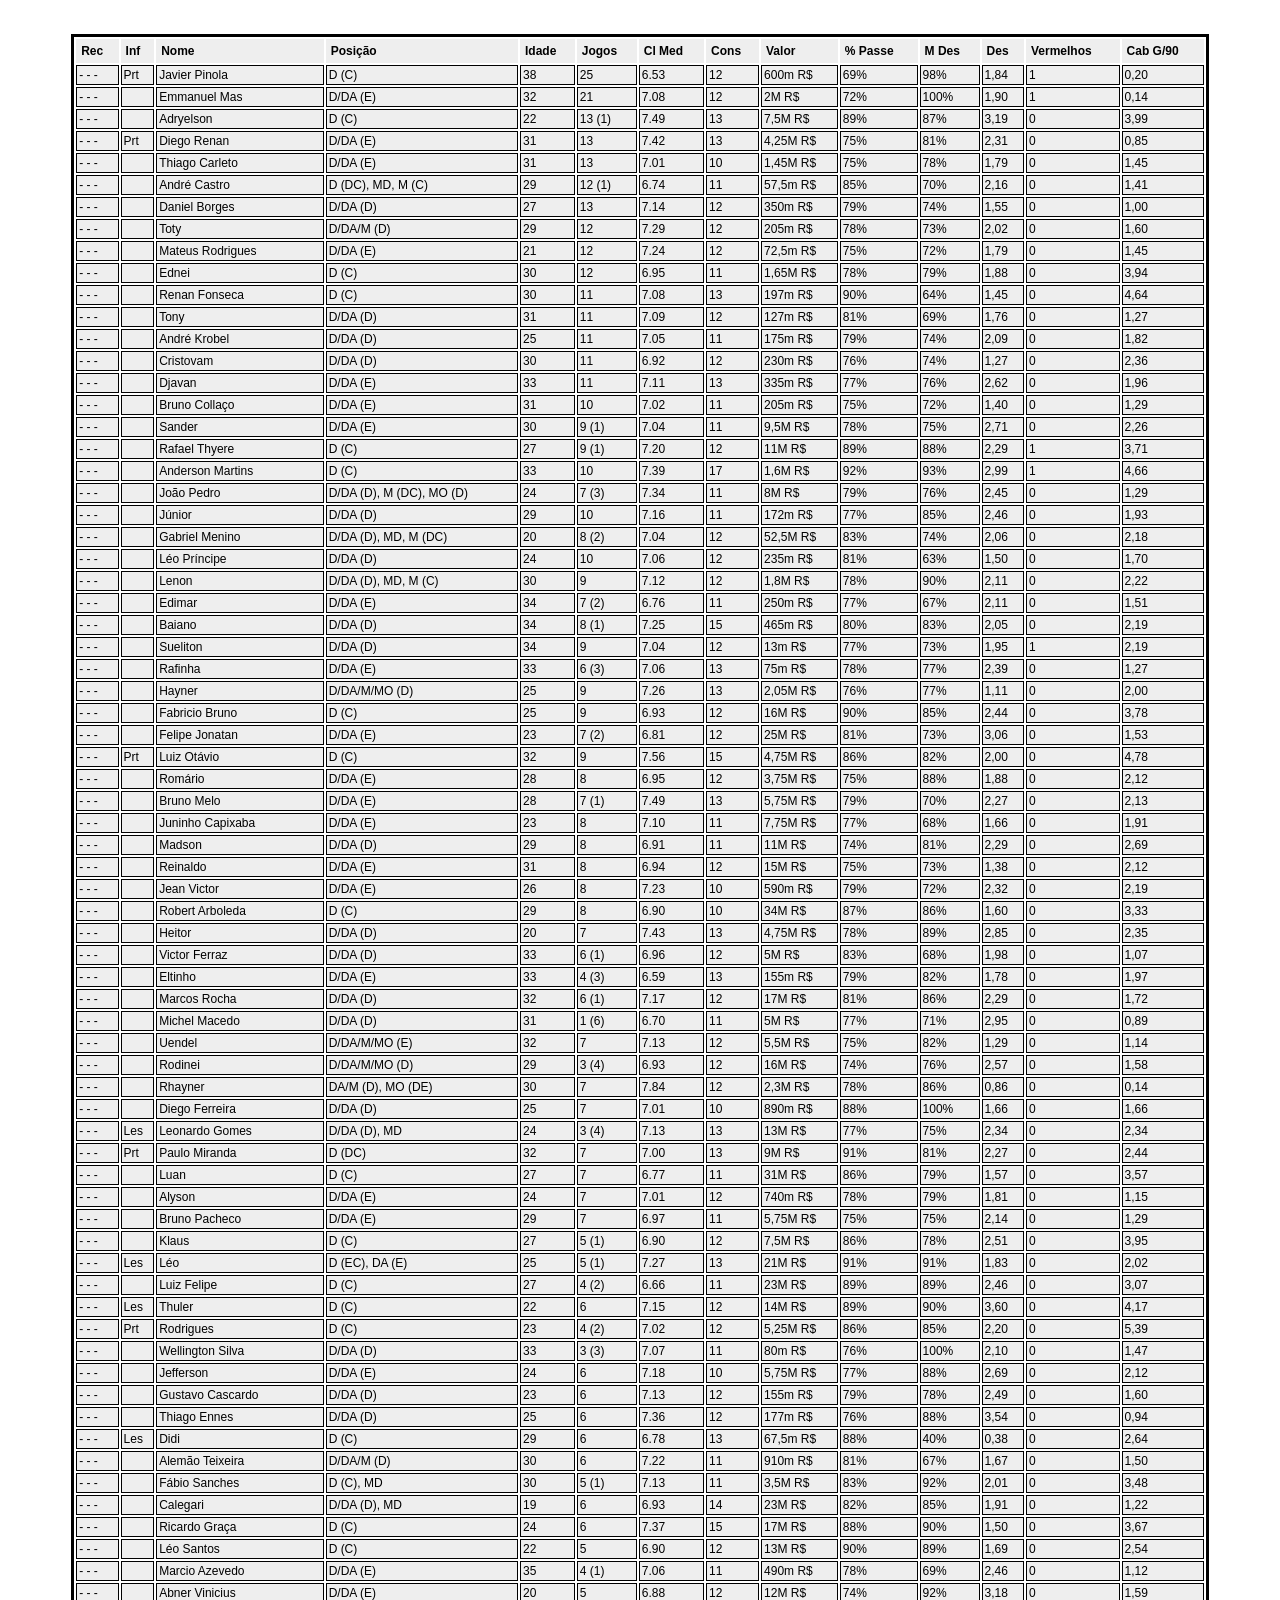
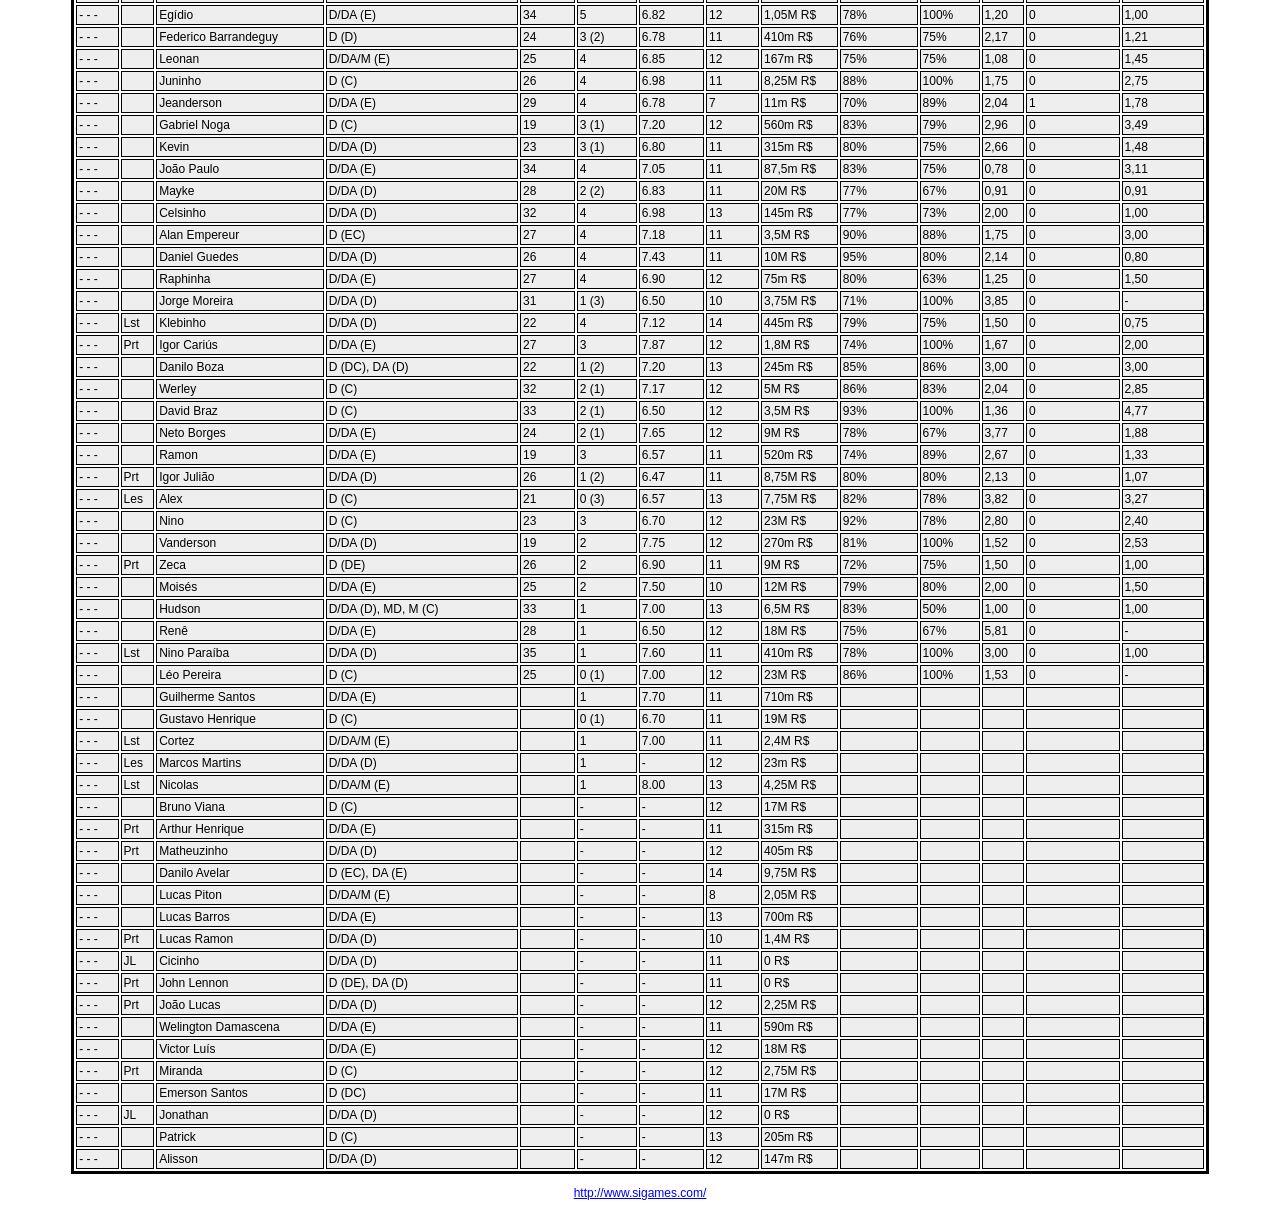
<file: defensores.html>
<html>
<head>
<title><br/></title> 
<style type ="text/css">
body,td,th {
font-family: Verdana, Arial, Helvetica, sans-serif;
font-size: 12px;
}
th {
padding: 5px;
text-align: left;
}
td {
padding: 2px;
border-style: solid;
border-width: 1px
}
</style>
</head>
<body>
<center><B><br/>
</center></B>
<p>
<table bordercolor="#000000" width="90%" align="center">
<tr bgcolor="#EEEEEE">
	<th>Rec</th>

	<th>Inf</th>

	<th>Nome</th>

	<th>Posição</th>

	<th>Idade</th>

	<th>Jogos</th>

	<th>Cl Med</th>

	<th>Cons</th>

	<th>Valor</th>

	<th>% Passe</th>

	<th>M Des</th>

	<th>Des</th>

	<th>Vermelhos</th>

	<th>Cab G/90</th>

</tr>
<tr bgcolor="#EEEEEE">
	<td>- -  - </td>

	<td>Prt</td>

	<td>Javier Pinola</td>

	<td>D (C)</td>

	<td>38</td>

	<td>25</td>

	<td>6.53</td>

	<td>12</td>

	<td>600m R$</td>

	<td>69%</td>

	<td>98%</td>

	<td>1,84</td>

	<td>1</td>

	<td>0,20</td>

</tr>
<tr bgcolor="#EEEEEE">
	<td>- -  - </td>

	<td></td>

	<td>Emmanuel Mas</td>

	<td>D/DA (E)</td>

	<td>32</td>

	<td>21</td>

	<td>7.08</td>

	<td>12</td>

	<td>2M R$</td>

	<td>72%</td>

	<td>100%</td>

	<td>1,90</td>

	<td>1</td>

	<td>0,14</td>

</tr>
<tr bgcolor="#EEEEEE">
	<td>- -  - </td>

	<td></td>

	<td>Adryelson</td>

	<td>D (C)</td>

	<td>22</td>

	<td>13 (1)</td>

	<td>7.49</td>

	<td>13</td>

	<td>7,5M R$</td>

	<td>89%</td>

	<td>87%</td>

	<td>3,19</td>

	<td>0</td>

	<td>3,99</td>

</tr>
<tr bgcolor="#EEEEEE">
	<td>- -  - </td>

	<td>Prt</td>

	<td>Diego Renan</td>

	<td>D/DA (E)</td>

	<td>31</td>

	<td>13</td>

	<td>7.42</td>

	<td>13</td>

	<td>4,25M R$</td>

	<td>75%</td>

	<td>81%</td>

	<td>2,31</td>

	<td>0</td>

	<td>0,85</td>

</tr>
<tr bgcolor="#EEEEEE">
	<td>- -  - </td>

	<td></td>

	<td>Thiago Carleto</td>

	<td>D/DA (E)</td>

	<td>31</td>

	<td>13</td>

	<td>7.01</td>

	<td>10</td>

	<td>1,45M R$</td>

	<td>75%</td>

	<td>78%</td>

	<td>1,79</td>

	<td>0</td>

	<td>1,45</td>

</tr>
<tr bgcolor="#EEEEEE">
	<td>- -  - </td>

	<td></td>

	<td>André Castro</td>

	<td>D (DC), MD, M (C)</td>

	<td>29</td>

	<td>12 (1)</td>

	<td>6.74</td>

	<td>11</td>

	<td>57,5m R$</td>

	<td>85%</td>

	<td>70%</td>

	<td>2,16</td>

	<td>0</td>

	<td>1,41</td>

</tr>
<tr bgcolor="#EEEEEE">
	<td>- -  - </td>

	<td></td>

	<td>Daniel Borges</td>

	<td>D/DA (D)</td>

	<td>27</td>

	<td>13</td>

	<td>7.14</td>

	<td>12</td>

	<td>350m R$</td>

	<td>79%</td>

	<td>74%</td>

	<td>1,55</td>

	<td>0</td>

	<td>1,00</td>

</tr>
<tr bgcolor="#EEEEEE">
	<td>- -  - </td>

	<td></td>

	<td>Toty</td>

	<td>D/DA/M (D)</td>

	<td>29</td>

	<td>12</td>

	<td>7.29</td>

	<td>12</td>

	<td>205m R$</td>

	<td>78%</td>

	<td>73%</td>

	<td>2,02</td>

	<td>0</td>

	<td>1,60</td>

</tr>
<tr bgcolor="#EEEEEE">
	<td>- -  - </td>

	<td></td>

	<td>Mateus Rodrigues</td>

	<td>D/DA (E)</td>

	<td>21</td>

	<td>12</td>

	<td>7.24</td>

	<td>12</td>

	<td>72,5m R$</td>

	<td>75%</td>

	<td>72%</td>

	<td>1,79</td>

	<td>0</td>

	<td>1,45</td>

</tr>
<tr bgcolor="#EEEEEE">
	<td>- -  - </td>

	<td></td>

	<td>Ednei</td>

	<td>D (C)</td>

	<td>30</td>

	<td>12</td>

	<td>6.95</td>

	<td>11</td>

	<td>1,65M R$</td>

	<td>78%</td>

	<td>79%</td>

	<td>1,88</td>

	<td>0</td>

	<td>3,94</td>

</tr>
<tr bgcolor="#EEEEEE">
	<td>- -  - </td>

	<td></td>

	<td>Renan Fonseca</td>

	<td>D (C)</td>

	<td>30</td>

	<td>11</td>

	<td>7.08</td>

	<td>13</td>

	<td>197m R$</td>

	<td>90%</td>

	<td>64%</td>

	<td>1,45</td>

	<td>0</td>

	<td>4,64</td>

</tr>
<tr bgcolor="#EEEEEE">
	<td>- -  - </td>

	<td></td>

	<td>Tony</td>

	<td>D/DA (D)</td>

	<td>31</td>

	<td>11</td>

	<td>7.09</td>

	<td>12</td>

	<td>127m R$</td>

	<td>81%</td>

	<td>69%</td>

	<td>1,76</td>

	<td>0</td>

	<td>1,27</td>

</tr>
<tr bgcolor="#EEEEEE">
	<td>- -  - </td>

	<td></td>

	<td>André Krobel</td>

	<td>D/DA (D)</td>

	<td>25</td>

	<td>11</td>

	<td>7.05</td>

	<td>11</td>

	<td>175m R$</td>

	<td>79%</td>

	<td>74%</td>

	<td>2,09</td>

	<td>0</td>

	<td>1,82</td>

</tr>
<tr bgcolor="#EEEEEE">
	<td>- -  - </td>

	<td></td>

	<td>Cristovam</td>

	<td>D/DA (D)</td>

	<td>30</td>

	<td>11</td>

	<td>6.92</td>

	<td>12</td>

	<td>230m R$</td>

	<td>76%</td>

	<td>74%</td>

	<td>1,27</td>

	<td>0</td>

	<td>2,36</td>

</tr>
<tr bgcolor="#EEEEEE">
	<td>- -  - </td>

	<td></td>

	<td>Djavan</td>

	<td>D/DA (E)</td>

	<td>33</td>

	<td>11</td>

	<td>7.11</td>

	<td>13</td>

	<td>335m R$</td>

	<td>77%</td>

	<td>76%</td>

	<td>2,62</td>

	<td>0</td>

	<td>1,96</td>

</tr>
<tr bgcolor="#EEEEEE">
	<td>- -  - </td>

	<td></td>

	<td>Bruno Collaço</td>

	<td>D/DA (E)</td>

	<td>31</td>

	<td>10</td>

	<td>7.02</td>

	<td>11</td>

	<td>205m R$</td>

	<td>75%</td>

	<td>72%</td>

	<td>1,40</td>

	<td>0</td>

	<td>1,29</td>

</tr>
<tr bgcolor="#EEEEEE">
	<td>- -  - </td>

	<td></td>

	<td>Sander</td>

	<td>D/DA (E)</td>

	<td>30</td>

	<td>9 (1)</td>

	<td>7.04</td>

	<td>11</td>

	<td>9,5M R$</td>

	<td>78%</td>

	<td>75%</td>

	<td>2,71</td>

	<td>0</td>

	<td>2,26</td>

</tr>
<tr bgcolor="#EEEEEE">
	<td>- -  - </td>

	<td></td>

	<td>Rafael Thyere</td>

	<td>D (C)</td>

	<td>27</td>

	<td>9 (1)</td>

	<td>7.20</td>

	<td>12</td>

	<td>11M R$</td>

	<td>89%</td>

	<td>88%</td>

	<td>2,29</td>

	<td>1</td>

	<td>3,71</td>

</tr>
<tr bgcolor="#EEEEEE">
	<td>- -  - </td>

	<td></td>

	<td>Anderson Martins</td>

	<td>D (C)</td>

	<td>33</td>

	<td>10</td>

	<td>7.39</td>

	<td>17</td>

	<td>1,6M R$</td>

	<td>92%</td>

	<td>93%</td>

	<td>2,99</td>

	<td>1</td>

	<td>4,66</td>

</tr>
<tr bgcolor="#EEEEEE">
	<td>- -  - </td>

	<td></td>

	<td>João Pedro</td>

	<td>D/DA (D), M (DC), MO (D)</td>

	<td>24</td>

	<td>7 (3)</td>

	<td>7.34</td>

	<td>11</td>

	<td>8M R$</td>

	<td>79%</td>

	<td>76%</td>

	<td>2,45</td>

	<td>0</td>

	<td>1,29</td>

</tr>
<tr bgcolor="#EEEEEE">
	<td>- -  - </td>

	<td></td>

	<td>Júnior</td>

	<td>D/DA (D)</td>

	<td>29</td>

	<td>10</td>

	<td>7.16</td>

	<td>11</td>

	<td>172m R$</td>

	<td>77%</td>

	<td>85%</td>

	<td>2,46</td>

	<td>0</td>

	<td>1,93</td>

</tr>
<tr bgcolor="#EEEEEE">
	<td>- -  - </td>

	<td></td>

	<td>Gabriel Menino</td>

	<td>D/DA (D), MD, M (DC)</td>

	<td>20</td>

	<td>8 (2)</td>

	<td>7.04</td>

	<td>12</td>

	<td>52,5M R$</td>

	<td>83%</td>

	<td>74%</td>

	<td>2,06</td>

	<td>0</td>

	<td>2,18</td>

</tr>
<tr bgcolor="#EEEEEE">
	<td>- -  - </td>

	<td></td>

	<td>Léo Príncipe</td>

	<td>D/DA (D)</td>

	<td>24</td>

	<td>10</td>

	<td>7.06</td>

	<td>12</td>

	<td>235m R$</td>

	<td>81%</td>

	<td>63%</td>

	<td>1,50</td>

	<td>0</td>

	<td>1,70</td>

</tr>
<tr bgcolor="#EEEEEE">
	<td>- -  - </td>

	<td></td>

	<td>Lenon</td>

	<td>D/DA (D), MD, M (C)</td>

	<td>30</td>

	<td>9</td>

	<td>7.12</td>

	<td>12</td>

	<td>1,8M R$</td>

	<td>78%</td>

	<td>90%</td>

	<td>2,11</td>

	<td>0</td>

	<td>2,22</td>

</tr>
<tr bgcolor="#EEEEEE">
	<td>- -  - </td>

	<td></td>

	<td>Edimar</td>

	<td>D/DA (E)</td>

	<td>34</td>

	<td>7 (2)</td>

	<td>6.76</td>

	<td>11</td>

	<td>250m R$</td>

	<td>77%</td>

	<td>67%</td>

	<td>2,11</td>

	<td>0</td>

	<td>1,51</td>

</tr>
<tr bgcolor="#EEEEEE">
	<td>- -  - </td>

	<td></td>

	<td>Baiano</td>

	<td>D/DA (D)</td>

	<td>34</td>

	<td>8 (1)</td>

	<td>7.25</td>

	<td>15</td>

	<td>465m R$</td>

	<td>80%</td>

	<td>83%</td>

	<td>2,05</td>

	<td>0</td>

	<td>2,19</td>

</tr>
<tr bgcolor="#EEEEEE">
	<td>- -  - </td>

	<td></td>

	<td>Sueliton</td>

	<td>D/DA (D)</td>

	<td>34</td>

	<td>9</td>

	<td>7.04</td>

	<td>12</td>

	<td>13m R$</td>

	<td>77%</td>

	<td>73%</td>

	<td>1,95</td>

	<td>1</td>

	<td>2,19</td>

</tr>
<tr bgcolor="#EEEEEE">
	<td>- -  - </td>

	<td></td>

	<td>Rafinha</td>

	<td>D/DA (E)</td>

	<td>33</td>

	<td>6 (3)</td>

	<td>7.06</td>

	<td>13</td>

	<td>75m R$</td>

	<td>78%</td>

	<td>77%</td>

	<td>2,39</td>

	<td>0</td>

	<td>1,27</td>

</tr>
<tr bgcolor="#EEEEEE">
	<td>- -  - </td>

	<td></td>

	<td>Hayner</td>

	<td>D/DA/M/MO (D)</td>

	<td>25</td>

	<td>9</td>

	<td>7.26</td>

	<td>13</td>

	<td>2,05M R$</td>

	<td>76%</td>

	<td>77%</td>

	<td>1,11</td>

	<td>0</td>

	<td>2,00</td>

</tr>
<tr bgcolor="#EEEEEE">
	<td>- -  - </td>

	<td></td>

	<td>Fabricio Bruno</td>

	<td>D (C)</td>

	<td>25</td>

	<td>9</td>

	<td>6.93</td>

	<td>12</td>

	<td>16M R$</td>

	<td>90%</td>

	<td>85%</td>

	<td>2,44</td>

	<td>0</td>

	<td>3,78</td>

</tr>
<tr bgcolor="#EEEEEE">
	<td>- -  - </td>

	<td></td>

	<td>Felipe Jonatan</td>

	<td>D/DA (E)</td>

	<td>23</td>

	<td>7 (2)</td>

	<td>6.81</td>

	<td>12</td>

	<td>25M R$</td>

	<td>81%</td>

	<td>73%</td>

	<td>3,06</td>

	<td>0</td>

	<td>1,53</td>

</tr>
<tr bgcolor="#EEEEEE">
	<td>- -  - </td>

	<td>Prt</td>

	<td>Luiz Otávio</td>

	<td>D (C)</td>

	<td>32</td>

	<td>9</td>

	<td>7.56</td>

	<td>15</td>

	<td>4,75M R$</td>

	<td>86%</td>

	<td>82%</td>

	<td>2,00</td>

	<td>0</td>

	<td>4,78</td>

</tr>
<tr bgcolor="#EEEEEE">
	<td>- -  - </td>

	<td></td>

	<td>Romário</td>

	<td>D/DA (E)</td>

	<td>28</td>

	<td>8</td>

	<td>6.95</td>

	<td>12</td>

	<td>3,75M R$</td>

	<td>75%</td>

	<td>88%</td>

	<td>1,88</td>

	<td>0</td>

	<td>2,12</td>

</tr>
<tr bgcolor="#EEEEEE">
	<td>- -  - </td>

	<td></td>

	<td>Bruno Melo</td>

	<td>D/DA (E)</td>

	<td>28</td>

	<td>7 (1)</td>

	<td>7.49</td>

	<td>13</td>

	<td>5,75M R$</td>

	<td>79%</td>

	<td>70%</td>

	<td>2,27</td>

	<td>0</td>

	<td>2,13</td>

</tr>
<tr bgcolor="#EEEEEE">
	<td>- -  - </td>

	<td></td>

	<td>Juninho Capixaba</td>

	<td>D/DA (E)</td>

	<td>23</td>

	<td>8</td>

	<td>7.10</td>

	<td>11</td>

	<td>7,75M R$</td>

	<td>77%</td>

	<td>68%</td>

	<td>1,66</td>

	<td>0</td>

	<td>1,91</td>

</tr>
<tr bgcolor="#EEEEEE">
	<td>- -  - </td>

	<td></td>

	<td>Madson</td>

	<td>D/DA (D)</td>

	<td>29</td>

	<td>8</td>

	<td>6.91</td>

	<td>11</td>

	<td>11M R$</td>

	<td>74%</td>

	<td>81%</td>

	<td>2,29</td>

	<td>0</td>

	<td>2,69</td>

</tr>
<tr bgcolor="#EEEEEE">
	<td>- -  - </td>

	<td></td>

	<td>Reinaldo</td>

	<td>D/DA (E)</td>

	<td>31</td>

	<td>8</td>

	<td>6.94</td>

	<td>12</td>

	<td>15M R$</td>

	<td>75%</td>

	<td>73%</td>

	<td>1,38</td>

	<td>0</td>

	<td>2,12</td>

</tr>
<tr bgcolor="#EEEEEE">
	<td>- -  - </td>

	<td></td>

	<td>Jean Victor</td>

	<td>D/DA (E)</td>

	<td>26</td>

	<td>8</td>

	<td>7.23</td>

	<td>10</td>

	<td>590m R$</td>

	<td>79%</td>

	<td>72%</td>

	<td>2,32</td>

	<td>0</td>

	<td>2,19</td>

</tr>
<tr bgcolor="#EEEEEE">
	<td>- -  - </td>

	<td></td>

	<td>Robert Arboleda</td>

	<td>D (C)</td>

	<td>29</td>

	<td>8</td>

	<td>6.90</td>

	<td>10</td>

	<td>34M R$</td>

	<td>87%</td>

	<td>86%</td>

	<td>1,60</td>

	<td>0</td>

	<td>3,33</td>

</tr>
<tr bgcolor="#EEEEEE">
	<td>- -  - </td>

	<td></td>

	<td>Heitor</td>

	<td>D/DA (D)</td>

	<td>20</td>

	<td>7</td>

	<td>7.43</td>

	<td>13</td>

	<td>4,75M R$</td>

	<td>78%</td>

	<td>89%</td>

	<td>2,85</td>

	<td>0</td>

	<td>2,35</td>

</tr>
<tr bgcolor="#EEEEEE">
	<td>- -  - </td>

	<td></td>

	<td>Victor Ferraz</td>

	<td>D/DA (D)</td>

	<td>33</td>

	<td>6 (1)</td>

	<td>6.96</td>

	<td>12</td>

	<td>5M R$</td>

	<td>83%</td>

	<td>68%</td>

	<td>1,98</td>

	<td>0</td>

	<td>1,07</td>

</tr>
<tr bgcolor="#EEEEEE">
	<td>- -  - </td>

	<td></td>

	<td>Eltinho</td>

	<td>D/DA (E)</td>

	<td>33</td>

	<td>4 (3)</td>

	<td>6.59</td>

	<td>13</td>

	<td>155m R$</td>

	<td>79%</td>

	<td>82%</td>

	<td>1,78</td>

	<td>0</td>

	<td>1,97</td>

</tr>
<tr bgcolor="#EEEEEE">
	<td>- -  - </td>

	<td></td>

	<td>Marcos Rocha</td>

	<td>D/DA (D)</td>

	<td>32</td>

	<td>6 (1)</td>

	<td>7.17</td>

	<td>12</td>

	<td>17M R$</td>

	<td>81%</td>

	<td>86%</td>

	<td>2,29</td>

	<td>0</td>

	<td>1,72</td>

</tr>
<tr bgcolor="#EEEEEE">
	<td>- -  - </td>

	<td></td>

	<td>Michel Macedo</td>

	<td>D/DA (D)</td>

	<td>31</td>

	<td>1 (6)</td>

	<td>6.70</td>

	<td>11</td>

	<td>5M R$</td>

	<td>77%</td>

	<td>71%</td>

	<td>2,95</td>

	<td>0</td>

	<td>0,89</td>

</tr>
<tr bgcolor="#EEEEEE">
	<td>- -  - </td>

	<td></td>

	<td>Uendel</td>

	<td>D/DA/M/MO (E)</td>

	<td>32</td>

	<td>7</td>

	<td>7.13</td>

	<td>12</td>

	<td>5,5M R$</td>

	<td>75%</td>

	<td>82%</td>

	<td>1,29</td>

	<td>0</td>

	<td>1,14</td>

</tr>
<tr bgcolor="#EEEEEE">
	<td>- -  - </td>

	<td></td>

	<td>Rodinei</td>

	<td>D/DA/M/MO (D)</td>

	<td>29</td>

	<td>3 (4)</td>

	<td>6.93</td>

	<td>12</td>

	<td>16M R$</td>

	<td>74%</td>

	<td>76%</td>

	<td>2,57</td>

	<td>0</td>

	<td>1,58</td>

</tr>
<tr bgcolor="#EEEEEE">
	<td>- -  - </td>

	<td></td>

	<td>Rhayner</td>

	<td>DA/M (D), MO (DE)</td>

	<td>30</td>

	<td>7</td>

	<td>7.84</td>

	<td>12</td>

	<td>2,3M R$</td>

	<td>78%</td>

	<td>86%</td>

	<td>0,86</td>

	<td>0</td>

	<td>0,14</td>

</tr>
<tr bgcolor="#EEEEEE">
	<td>- -  - </td>

	<td></td>

	<td>Diego Ferreira</td>

	<td>D/DA (D)</td>

	<td>25</td>

	<td>7</td>

	<td>7.01</td>

	<td>10</td>

	<td>890m R$</td>

	<td>88%</td>

	<td>100%</td>

	<td>1,66</td>

	<td>0</td>

	<td>1,66</td>

</tr>
<tr bgcolor="#EEEEEE">
	<td>- -  - </td>

	<td>Les</td>

	<td>Leonardo Gomes</td>

	<td>D/DA (D), MD</td>

	<td>24</td>

	<td>3 (4)</td>

	<td>7.13</td>

	<td>13</td>

	<td>13M R$</td>

	<td>77%</td>

	<td>75%</td>

	<td>2,34</td>

	<td>0</td>

	<td>2,34</td>

</tr>
<tr bgcolor="#EEEEEE">
	<td>- -  - </td>

	<td>Prt</td>

	<td>Paulo Miranda</td>

	<td>D (DC)</td>

	<td>32</td>

	<td>7</td>

	<td>7.00</td>

	<td>13</td>

	<td>9M R$</td>

	<td>91%</td>

	<td>81%</td>

	<td>2,27</td>

	<td>0</td>

	<td>2,44</td>

</tr>
<tr bgcolor="#EEEEEE">
	<td>- -  - </td>

	<td></td>

	<td>Luan</td>

	<td>D (C)</td>

	<td>27</td>

	<td>7</td>

	<td>6.77</td>

	<td>11</td>

	<td>31M R$</td>

	<td>86%</td>

	<td>79%</td>

	<td>1,57</td>

	<td>0</td>

	<td>3,57</td>

</tr>
<tr bgcolor="#EEEEEE">
	<td>- -  - </td>

	<td></td>

	<td>Alyson</td>

	<td>D/DA (E)</td>

	<td>24</td>

	<td>7</td>

	<td>7.01</td>

	<td>12</td>

	<td>740m R$</td>

	<td>78%</td>

	<td>79%</td>

	<td>1,81</td>

	<td>0</td>

	<td>1,15</td>

</tr>
<tr bgcolor="#EEEEEE">
	<td>- -  - </td>

	<td></td>

	<td>Bruno Pacheco</td>

	<td>D/DA (E)</td>

	<td>29</td>

	<td>7</td>

	<td>6.97</td>

	<td>11</td>

	<td>5,75M R$</td>

	<td>75%</td>

	<td>75%</td>

	<td>2,14</td>

	<td>0</td>

	<td>1,29</td>

</tr>
<tr bgcolor="#EEEEEE">
	<td>- -  - </td>

	<td></td>

	<td>Klaus</td>

	<td>D (C)</td>

	<td>27</td>

	<td>5 (1)</td>

	<td>6.90</td>

	<td>12</td>

	<td>7,5M R$</td>

	<td>86%</td>

	<td>78%</td>

	<td>2,51</td>

	<td>0</td>

	<td>3,95</td>

</tr>
<tr bgcolor="#EEEEEE">
	<td>- -  - </td>

	<td>Les</td>

	<td>Léo</td>

	<td>D (EC), DA (E)</td>

	<td>25</td>

	<td>5 (1)</td>

	<td>7.27</td>

	<td>13</td>

	<td>21M R$</td>

	<td>91%</td>

	<td>91%</td>

	<td>1,83</td>

	<td>0</td>

	<td>2,02</td>

</tr>
<tr bgcolor="#EEEEEE">
	<td>- -  - </td>

	<td></td>

	<td>Luiz Felipe</td>

	<td>D (C)</td>

	<td>27</td>

	<td>4 (2)</td>

	<td>6.66</td>

	<td>11</td>

	<td>23M R$</td>

	<td>89%</td>

	<td>89%</td>

	<td>2,46</td>

	<td>0</td>

	<td>3,07</td>

</tr>
<tr bgcolor="#EEEEEE">
	<td>- -  - </td>

	<td>Les</td>

	<td>Thuler</td>

	<td>D (C)</td>

	<td>22</td>

	<td>6</td>

	<td>7.15</td>

	<td>12</td>

	<td>14M R$</td>

	<td>89%</td>

	<td>90%</td>

	<td>3,60</td>

	<td>0</td>

	<td>4,17</td>

</tr>
<tr bgcolor="#EEEEEE">
	<td>- -  - </td>

	<td>Prt</td>

	<td>Rodrigues</td>

	<td>D (C)</td>

	<td>23</td>

	<td>4 (2)</td>

	<td>7.02</td>

	<td>12</td>

	<td>5,25M R$</td>

	<td>86%</td>

	<td>85%</td>

	<td>2,20</td>

	<td>0</td>

	<td>5,39</td>

</tr>
<tr bgcolor="#EEEEEE">
	<td>- -  - </td>

	<td></td>

	<td>Wellington Silva</td>

	<td>D/DA (D)</td>

	<td>33</td>

	<td>3 (3)</td>

	<td>7.07</td>

	<td>11</td>

	<td>80m R$</td>

	<td>76%</td>

	<td>100%</td>

	<td>2,10</td>

	<td>0</td>

	<td>1,47</td>

</tr>
<tr bgcolor="#EEEEEE">
	<td>- -  - </td>

	<td></td>

	<td>Jefferson</td>

	<td>D/DA (E)</td>

	<td>24</td>

	<td>6</td>

	<td>7.18</td>

	<td>10</td>

	<td>5,75M R$</td>

	<td>77%</td>

	<td>88%</td>

	<td>2,69</td>

	<td>0</td>

	<td>2,12</td>

</tr>
<tr bgcolor="#EEEEEE">
	<td>- -  - </td>

	<td></td>

	<td>Gustavo Cascardo</td>

	<td>D/DA (D)</td>

	<td>23</td>

	<td>6</td>

	<td>7.13</td>

	<td>12</td>

	<td>155m R$</td>

	<td>79%</td>

	<td>78%</td>

	<td>2,49</td>

	<td>0</td>

	<td>1,60</td>

</tr>
<tr bgcolor="#EEEEEE">
	<td>- -  - </td>

	<td></td>

	<td>Thiago Ennes</td>

	<td>D/DA (D)</td>

	<td>25</td>

	<td>6</td>

	<td>7.36</td>

	<td>12</td>

	<td>177m R$</td>

	<td>76%</td>

	<td>88%</td>

	<td>3,54</td>

	<td>0</td>

	<td>0,94</td>

</tr>
<tr bgcolor="#EEEEEE">
	<td>- -  - </td>

	<td>Les</td>

	<td>Didi</td>

	<td>D (C)</td>

	<td>29</td>

	<td>6</td>

	<td>6.78</td>

	<td>13</td>

	<td>67,5m R$</td>

	<td>88%</td>

	<td>40%</td>

	<td>0,38</td>

	<td>0</td>

	<td>2,64</td>

</tr>
<tr bgcolor="#EEEEEE">
	<td>- -  - </td>

	<td></td>

	<td>Alemão Teixeira</td>

	<td>D/DA/M (D)</td>

	<td>30</td>

	<td>6</td>

	<td>7.22</td>

	<td>11</td>

	<td>910m R$</td>

	<td>81%</td>

	<td>67%</td>

	<td>1,67</td>

	<td>0</td>

	<td>1,50</td>

</tr>
<tr bgcolor="#EEEEEE">
	<td>- -  - </td>

	<td></td>

	<td>Fábio Sanches</td>

	<td>D (C), MD</td>

	<td>30</td>

	<td>5 (1)</td>

	<td>7.13</td>

	<td>11</td>

	<td>3,5M R$</td>

	<td>83%</td>

	<td>92%</td>

	<td>2,01</td>

	<td>0</td>

	<td>3,48</td>

</tr>
<tr bgcolor="#EEEEEE">
	<td>- -  - </td>

	<td></td>

	<td>Calegari</td>

	<td>D/DA (D), MD</td>

	<td>19</td>

	<td>6</td>

	<td>6.93</td>

	<td>14</td>

	<td>23M R$</td>

	<td>82%</td>

	<td>85%</td>

	<td>1,91</td>

	<td>0</td>

	<td>1,22</td>

</tr>
<tr bgcolor="#EEEEEE">
	<td>- -  - </td>

	<td></td>

	<td>Ricardo Graça</td>

	<td>D (C)</td>

	<td>24</td>

	<td>6</td>

	<td>7.37</td>

	<td>15</td>

	<td>17M R$</td>

	<td>88%</td>

	<td>90%</td>

	<td>1,50</td>

	<td>0</td>

	<td>3,67</td>

</tr>
<tr bgcolor="#EEEEEE">
	<td>- -  - </td>

	<td></td>

	<td>Léo Santos</td>

	<td>D (C)</td>

	<td>22</td>

	<td>5</td>

	<td>6.90</td>

	<td>12</td>

	<td>13M R$</td>

	<td>90%</td>

	<td>89%</td>

	<td>1,69</td>

	<td>0</td>

	<td>2,54</td>

</tr>
<tr bgcolor="#EEEEEE">
	<td>- -  - </td>

	<td></td>

	<td>Marcio Azevedo</td>

	<td>D/DA (E)</td>

	<td>35</td>

	<td>4 (1)</td>

	<td>7.06</td>

	<td>11</td>

	<td>490m R$</td>

	<td>78%</td>

	<td>69%</td>

	<td>2,46</td>

	<td>0</td>

	<td>1,12</td>

</tr>
<tr bgcolor="#EEEEEE">
	<td>- -  - </td>

	<td></td>

	<td>Abner Vinicius</td>

	<td>D/DA (E)</td>

	<td>20</td>

	<td>5</td>

	<td>6.88</td>

	<td>12</td>

	<td>12M R$</td>

	<td>74%</td>

	<td>92%</td>

	<td>3,18</td>

	<td>0</td>

	<td>1,59</td>

</tr>
<tr bgcolor="#EEEEEE">
	<td>- -  - </td>

	<td></td>

	<td>Egídio</td>

	<td>D/DA (E)</td>

	<td>34</td>

	<td>5</td>

	<td>6.82</td>

	<td>12</td>

	<td>1,05M R$</td>

	<td>78%</td>

	<td>100%</td>

	<td>1,20</td>

	<td>0</td>

	<td>1,00</td>

</tr>
<tr bgcolor="#EEEEEE">
	<td>- -  - </td>

	<td></td>

	<td>Federico Barrandeguy</td>

	<td>D (D)</td>

	<td>24</td>

	<td>3 (2)</td>

	<td>6.78</td>

	<td>11</td>

	<td>410m R$</td>

	<td>76%</td>

	<td>75%</td>

	<td>2,17</td>

	<td>0</td>

	<td>1,21</td>

</tr>
<tr bgcolor="#EEEEEE">
	<td>- -  - </td>

	<td></td>

	<td>Leonan</td>

	<td>D/DA/M (E)</td>

	<td>25</td>

	<td>4</td>

	<td>6.85</td>

	<td>12</td>

	<td>167m R$</td>

	<td>75%</td>

	<td>75%</td>

	<td>1,08</td>

	<td>0</td>

	<td>1,45</td>

</tr>
<tr bgcolor="#EEEEEE">
	<td>- -  - </td>

	<td></td>

	<td>Juninho</td>

	<td>D (C)</td>

	<td>26</td>

	<td>4</td>

	<td>6.98</td>

	<td>11</td>

	<td>8,25M R$</td>

	<td>88%</td>

	<td>100%</td>

	<td>1,75</td>

	<td>0</td>

	<td>2,75</td>

</tr>
<tr bgcolor="#EEEEEE">
	<td>- -  - </td>

	<td></td>

	<td>Jeanderson</td>

	<td>D/DA (E)</td>

	<td>29</td>

	<td>4</td>

	<td>6.78</td>

	<td>7</td>

	<td>11m R$</td>

	<td>70%</td>

	<td>89%</td>

	<td>2,04</td>

	<td>1</td>

	<td>1,78</td>

</tr>
<tr bgcolor="#EEEEEE">
	<td>- -  - </td>

	<td></td>

	<td>Gabriel Noga</td>

	<td>D (C)</td>

	<td>19</td>

	<td>3 (1)</td>

	<td>7.20</td>

	<td>12</td>

	<td>560m R$</td>

	<td>83%</td>

	<td>79%</td>

	<td>2,96</td>

	<td>0</td>

	<td>3,49</td>

</tr>
<tr bgcolor="#EEEEEE">
	<td>- -  - </td>

	<td></td>

	<td>Kevin</td>

	<td>D/DA (D)</td>

	<td>23</td>

	<td>3 (1)</td>

	<td>6.80</td>

	<td>11</td>

	<td>315m R$</td>

	<td>80%</td>

	<td>75%</td>

	<td>2,66</td>

	<td>0</td>

	<td>1,48</td>

</tr>
<tr bgcolor="#EEEEEE">
	<td>- -  - </td>

	<td></td>

	<td>João Paulo</td>

	<td>D/DA (E)</td>

	<td>34</td>

	<td>4</td>

	<td>7.05</td>

	<td>11</td>

	<td>87,5m R$</td>

	<td>83%</td>

	<td>75%</td>

	<td>0,78</td>

	<td>0</td>

	<td>3,11</td>

</tr>
<tr bgcolor="#EEEEEE">
	<td>- -  - </td>

	<td></td>

	<td>Mayke</td>

	<td>D/DA (D)</td>

	<td>28</td>

	<td>2 (2)</td>

	<td>6.83</td>

	<td>11</td>

	<td>20M R$</td>

	<td>77%</td>

	<td>67%</td>

	<td>0,91</td>

	<td>0</td>

	<td>0,91</td>

</tr>
<tr bgcolor="#EEEEEE">
	<td>- -  - </td>

	<td></td>

	<td>Celsinho</td>

	<td>D/DA (D)</td>

	<td>32</td>

	<td>4</td>

	<td>6.98</td>

	<td>13</td>

	<td>145m R$</td>

	<td>77%</td>

	<td>73%</td>

	<td>2,00</td>

	<td>0</td>

	<td>1,00</td>

</tr>
<tr bgcolor="#EEEEEE">
	<td>- -  - </td>

	<td></td>

	<td>Alan Empereur</td>

	<td>D (EC)</td>

	<td>27</td>

	<td>4</td>

	<td>7.18</td>

	<td>11</td>

	<td>3,5M R$</td>

	<td>90%</td>

	<td>88%</td>

	<td>1,75</td>

	<td>0</td>

	<td>3,00</td>

</tr>
<tr bgcolor="#EEEEEE">
	<td>- -  - </td>

	<td></td>

	<td>Daniel Guedes</td>

	<td>D/DA (D)</td>

	<td>26</td>

	<td>4</td>

	<td>7.43</td>

	<td>11</td>

	<td>10M R$</td>

	<td>95%</td>

	<td>80%</td>

	<td>2,14</td>

	<td>0</td>

	<td>0,80</td>

</tr>
<tr bgcolor="#EEEEEE">
	<td>- -  - </td>

	<td></td>

	<td>Raphinha</td>

	<td>D/DA (E)</td>

	<td>27</td>

	<td>4</td>

	<td>6.90</td>

	<td>12</td>

	<td>75m R$</td>

	<td>80%</td>

	<td>63%</td>

	<td>1,25</td>

	<td>0</td>

	<td>1,50</td>

</tr>
<tr bgcolor="#EEEEEE">
	<td>- -  - </td>

	<td></td>

	<td>Jorge Moreira</td>

	<td>D/DA (D)</td>

	<td>31</td>

	<td>1 (3)</td>

	<td>6.50</td>

	<td>10</td>

	<td>3,75M R$</td>

	<td>71%</td>

	<td>100%</td>

	<td>3,85</td>

	<td>0</td>

	<td>-</td>

</tr>
<tr bgcolor="#EEEEEE">
	<td>- -  - </td>

	<td>Lst</td>

	<td>Klebinho</td>

	<td>D/DA (D)</td>

	<td>22</td>

	<td>4</td>

	<td>7.12</td>

	<td>14</td>

	<td>445m R$</td>

	<td>79%</td>

	<td>75%</td>

	<td>1,50</td>

	<td>0</td>

	<td>0,75</td>

</tr>
<tr bgcolor="#EEEEEE">
	<td>- -  - </td>

	<td>Prt</td>

	<td>Igor Cariús</td>

	<td>D/DA (E)</td>

	<td>27</td>

	<td>3</td>

	<td>7.87</td>

	<td>12</td>

	<td>1,8M R$</td>

	<td>74%</td>

	<td>100%</td>

	<td>1,67</td>

	<td>0</td>

	<td>2,00</td>

</tr>
<tr bgcolor="#EEEEEE">
	<td>- -  - </td>

	<td></td>

	<td>Danilo Boza</td>

	<td>D (DC), DA (D)</td>

	<td>22</td>

	<td>1 (2)</td>

	<td>7.20</td>

	<td>13</td>

	<td>245m R$</td>

	<td>85%</td>

	<td>86%</td>

	<td>3,00</td>

	<td>0</td>

	<td>3,00</td>

</tr>
<tr bgcolor="#EEEEEE">
	<td>- -  - </td>

	<td></td>

	<td>Werley</td>

	<td>D (C)</td>

	<td>32</td>

	<td>2 (1)</td>

	<td>7.17</td>

	<td>12</td>

	<td>5M R$</td>

	<td>86%</td>

	<td>83%</td>

	<td>2,04</td>

	<td>0</td>

	<td>2,85</td>

</tr>
<tr bgcolor="#EEEEEE">
	<td>- -  - </td>

	<td></td>

	<td>David Braz</td>

	<td>D (C)</td>

	<td>33</td>

	<td>2 (1)</td>

	<td>6.50</td>

	<td>12</td>

	<td>3,5M R$</td>

	<td>93%</td>

	<td>100%</td>

	<td>1,36</td>

	<td>0</td>

	<td>4,77</td>

</tr>
<tr bgcolor="#EEEEEE">
	<td>- -  - </td>

	<td></td>

	<td>Neto Borges</td>

	<td>D/DA (E)</td>

	<td>24</td>

	<td>2 (1)</td>

	<td>7.65</td>

	<td>12</td>

	<td>9M R$</td>

	<td>78%</td>

	<td>67%</td>

	<td>3,77</td>

	<td>0</td>

	<td>1,88</td>

</tr>
<tr bgcolor="#EEEEEE">
	<td>- -  - </td>

	<td></td>

	<td>Ramon</td>

	<td>D/DA (E)</td>

	<td>19</td>

	<td>3</td>

	<td>6.57</td>

	<td>11</td>

	<td>520m R$</td>

	<td>74%</td>

	<td>89%</td>

	<td>2,67</td>

	<td>0</td>

	<td>1,33</td>

</tr>
<tr bgcolor="#EEEEEE">
	<td>- -  - </td>

	<td>Prt</td>

	<td>Igor Julião</td>

	<td>D/DA (D)</td>

	<td>26</td>

	<td>1 (2)</td>

	<td>6.47</td>

	<td>11</td>

	<td>8,75M R$</td>

	<td>80%</td>

	<td>80%</td>

	<td>2,13</td>

	<td>0</td>

	<td>1,07</td>

</tr>
<tr bgcolor="#EEEEEE">
	<td>- -  - </td>

	<td>Les</td>

	<td>Alex</td>

	<td>D (C)</td>

	<td>21</td>

	<td>0 (3)</td>

	<td>6.57</td>

	<td>13</td>

	<td>7,75M R$</td>

	<td>82%</td>

	<td>78%</td>

	<td>3,82</td>

	<td>0</td>

	<td>3,27</td>

</tr>
<tr bgcolor="#EEEEEE">
	<td>- -  - </td>

	<td></td>

	<td>Nino</td>

	<td>D (C)</td>

	<td>23</td>

	<td>3</td>

	<td>6.70</td>

	<td>12</td>

	<td>23M R$</td>

	<td>92%</td>

	<td>78%</td>

	<td>2,80</td>

	<td>0</td>

	<td>2,40</td>

</tr>
<tr bgcolor="#EEEEEE">
	<td>- -  - </td>

	<td></td>

	<td>Vanderson</td>

	<td>D/DA (D)</td>

	<td>19</td>

	<td>2</td>

	<td>7.75</td>

	<td>12</td>

	<td>270m R$</td>

	<td>81%</td>

	<td>100%</td>

	<td>1,52</td>

	<td>0</td>

	<td>2,53</td>

</tr>
<tr bgcolor="#EEEEEE">
	<td>- -  - </td>

	<td>Prt</td>

	<td>Zeca</td>

	<td>D (DE)</td>

	<td>26</td>

	<td>2</td>

	<td>6.90</td>

	<td>11</td>

	<td>9M R$</td>

	<td>72%</td>

	<td>75%</td>

	<td>1,50</td>

	<td>0</td>

	<td>1,00</td>

</tr>
<tr bgcolor="#EEEEEE">
	<td>- -  - </td>

	<td></td>

	<td>Moisés</td>

	<td>D/DA (E)</td>

	<td>25</td>

	<td>2</td>

	<td>7.50</td>

	<td>10</td>

	<td>12M R$</td>

	<td>79%</td>

	<td>80%</td>

	<td>2,00</td>

	<td>0</td>

	<td>1,50</td>

</tr>
<tr bgcolor="#EEEEEE">
	<td>- -  - </td>

	<td></td>

	<td>Hudson</td>

	<td>D/DA (D), MD, M (C)</td>

	<td>33</td>

	<td>1</td>

	<td>7.00</td>

	<td>13</td>

	<td>6,5M R$</td>

	<td>83%</td>

	<td>50%</td>

	<td>1,00</td>

	<td>0</td>

	<td>1,00</td>

</tr>
<tr bgcolor="#EEEEEE">
	<td>- -  - </td>

	<td></td>

	<td>Renê</td>

	<td>D/DA (E)</td>

	<td>28</td>

	<td>1</td>

	<td>6.50</td>

	<td>12</td>

	<td>18M R$</td>

	<td>75%</td>

	<td>67%</td>

	<td>5,81</td>

	<td>0</td>

	<td>-</td>

</tr>
<tr bgcolor="#EEEEEE">
	<td>- -  - </td>

	<td>Lst</td>

	<td>Nino Paraíba</td>

	<td>D/DA (D)</td>

	<td>35</td>

	<td>1</td>

	<td>7.60</td>

	<td>11</td>

	<td>410m R$</td>

	<td>78%</td>

	<td>100%</td>

	<td>3,00</td>

	<td>0</td>

	<td>1,00</td>

</tr>
<tr bgcolor="#EEEEEE">
	<td>- -  - </td>

	<td></td>

	<td>Léo Pereira</td>

	<td>D (C)</td>

	<td>25</td>

	<td>0 (1)</td>

	<td>7.00</td>

	<td>12</td>

	<td>23M R$</td>

	<td>86%</td>

	<td>100%</td>

	<td>1,53</td>

	<td>0</td>

	<td>-</td>

</tr>
<tr bgcolor="#EEEEEE">
	<td>- -  - </td>

	<td></td>

	<td>Guilherme Santos</td>

	<td>D/DA (E)</td>

	<td></td>

	<td>1</td>

	<td>7.70</td>

	<td>11</td>

	<td>710m R$</td>

	<td></td>

	<td></td>

	<td></td>

	<td></td>

	<td></td>

</tr>
<tr bgcolor="#EEEEEE">
	<td>- -  - </td>

	<td></td>

	<td>Gustavo Henrique</td>

	<td>D (C)</td>

	<td></td>

	<td>0 (1)</td>

	<td>6.70</td>

	<td>11</td>

	<td>19M R$</td>

	<td></td>

	<td></td>

	<td></td>

	<td></td>

	<td></td>

</tr>
<tr bgcolor="#EEEEEE">
	<td>- -  - </td>

	<td>Lst</td>

	<td>Cortez</td>

	<td>D/DA/M (E)</td>

	<td></td>

	<td>1</td>

	<td>7.00</td>

	<td>11</td>

	<td>2,4M R$</td>

	<td></td>

	<td></td>

	<td></td>

	<td></td>

	<td></td>

</tr>
<tr bgcolor="#EEEEEE">
	<td>- -  - </td>

	<td>Les</td>

	<td>Marcos Martins</td>

	<td>D/DA (D)</td>

	<td></td>

	<td>1</td>

	<td>-</td>

	<td>12</td>

	<td>23m R$</td>

	<td></td>

	<td></td>

	<td></td>

	<td></td>

	<td></td>

</tr>
<tr bgcolor="#EEEEEE">
	<td>- -  - </td>

	<td>Lst</td>

	<td>Nicolas</td>

	<td>D/DA/M (E)</td>

	<td></td>

	<td>1</td>

	<td>8.00</td>

	<td>13</td>

	<td>4,25M R$</td>

	<td></td>

	<td></td>

	<td></td>

	<td></td>

	<td></td>

</tr>
<tr bgcolor="#EEEEEE">
	<td>- -  - </td>

	<td></td>

	<td>Bruno Viana</td>

	<td>D (C)</td>

	<td></td>

	<td>-</td>

	<td>-</td>

	<td>12</td>

	<td>17M R$</td>

	<td></td>

	<td></td>

	<td></td>

	<td></td>

	<td></td>

</tr>
<tr bgcolor="#EEEEEE">
	<td>- -  - </td>

	<td>Prt</td>

	<td>Arthur Henrique</td>

	<td>D/DA (E)</td>

	<td></td>

	<td>-</td>

	<td>-</td>

	<td>11</td>

	<td>315m R$</td>

	<td></td>

	<td></td>

	<td></td>

	<td></td>

	<td></td>

</tr>
<tr bgcolor="#EEEEEE">
	<td>- -  - </td>

	<td>Prt</td>

	<td>Matheuzinho</td>

	<td>D/DA (D)</td>

	<td></td>

	<td>-</td>

	<td>-</td>

	<td>12</td>

	<td>405m R$</td>

	<td></td>

	<td></td>

	<td></td>

	<td></td>

	<td></td>

</tr>
<tr bgcolor="#EEEEEE">
	<td>- -  - </td>

	<td></td>

	<td>Danilo Avelar</td>

	<td>D (EC), DA (E)</td>

	<td></td>

	<td>-</td>

	<td>-</td>

	<td>14</td>

	<td>9,75M R$</td>

	<td></td>

	<td></td>

	<td></td>

	<td></td>

	<td></td>

</tr>
<tr bgcolor="#EEEEEE">
	<td>- -  - </td>

	<td></td>

	<td>Lucas Piton</td>

	<td>D/DA/M (E)</td>

	<td></td>

	<td>-</td>

	<td>-</td>

	<td>8</td>

	<td>2,05M R$</td>

	<td></td>

	<td></td>

	<td></td>

	<td></td>

	<td></td>

</tr>
<tr bgcolor="#EEEEEE">
	<td>- -  - </td>

	<td></td>

	<td>Lucas Barros</td>

	<td>D/DA (E)</td>

	<td></td>

	<td>-</td>

	<td>-</td>

	<td>13</td>

	<td>700m R$</td>

	<td></td>

	<td></td>

	<td></td>

	<td></td>

	<td></td>

</tr>
<tr bgcolor="#EEEEEE">
	<td>- -  - </td>

	<td>Prt</td>

	<td>Lucas Ramon</td>

	<td>D/DA (D)</td>

	<td></td>

	<td>-</td>

	<td>-</td>

	<td>10</td>

	<td>1,4M R$</td>

	<td></td>

	<td></td>

	<td></td>

	<td></td>

	<td></td>

</tr>
<tr bgcolor="#EEEEEE">
	<td>- -  - </td>

	<td>JL</td>

	<td>Cicinho</td>

	<td>D/DA (D)</td>

	<td></td>

	<td>-</td>

	<td>-</td>

	<td>11</td>

	<td>0 R$</td>

	<td></td>

	<td></td>

	<td></td>

	<td></td>

	<td></td>

</tr>
<tr bgcolor="#EEEEEE">
	<td>- -  - </td>

	<td>Prt</td>

	<td>John Lennon</td>

	<td>D (DE), DA (D)</td>

	<td></td>

	<td>-</td>

	<td>-</td>

	<td>11</td>

	<td>0 R$</td>

	<td></td>

	<td></td>

	<td></td>

	<td></td>

	<td></td>

</tr>
<tr bgcolor="#EEEEEE">
	<td>- -  - </td>

	<td>Prt</td>

	<td>João Lucas</td>

	<td>D/DA (D)</td>

	<td></td>

	<td>-</td>

	<td>-</td>

	<td>12</td>

	<td>2,25M R$</td>

	<td></td>

	<td></td>

	<td></td>

	<td></td>

	<td></td>

</tr>
<tr bgcolor="#EEEEEE">
	<td>- -  - </td>

	<td></td>

	<td>Welington Damascena</td>

	<td>D/DA (E)</td>

	<td></td>

	<td>-</td>

	<td>-</td>

	<td>11</td>

	<td>590m R$</td>

	<td></td>

	<td></td>

	<td></td>

	<td></td>

	<td></td>

</tr>
<tr bgcolor="#EEEEEE">
	<td>- -  - </td>

	<td></td>

	<td>Victor Luís</td>

	<td>D/DA (E)</td>

	<td></td>

	<td>-</td>

	<td>-</td>

	<td>12</td>

	<td>18M R$</td>

	<td></td>

	<td></td>

	<td></td>

	<td></td>

	<td></td>

</tr>
<tr bgcolor="#EEEEEE">
	<td>- -  - </td>

	<td>Prt</td>

	<td>Miranda</td>

	<td>D (C)</td>

	<td></td>

	<td>-</td>

	<td>-</td>

	<td>12</td>

	<td>2,75M R$</td>

	<td></td>

	<td></td>

	<td></td>

	<td></td>

	<td></td>

</tr>
<tr bgcolor="#EEEEEE">
	<td>- -  - </td>

	<td></td>

	<td>Emerson Santos</td>

	<td>D (DC)</td>

	<td></td>

	<td>-</td>

	<td>-</td>

	<td>11</td>

	<td>17M R$</td>

	<td></td>

	<td></td>

	<td></td>

	<td></td>

	<td></td>

</tr>
<tr bgcolor="#EEEEEE">
	<td>- -  - </td>

	<td>JL</td>

	<td>Jonathan</td>

	<td>D/DA (D)</td>

	<td></td>

	<td>-</td>

	<td>-</td>

	<td>12</td>

	<td>0 R$</td>

	<td></td>

	<td></td>

	<td></td>

	<td></td>

	<td></td>

</tr>
<tr bgcolor="#EEEEEE">
	<td>- -  - </td>

	<td></td>

	<td>Patrick</td>

	<td>D (C)</td>

	<td></td>

	<td>-</td>

	<td>-</td>

	<td>13</td>

	<td>205m R$</td>

	<td></td>

	<td></td>

	<td></td>

	<td></td>

	<td></td>

</tr>
<tr bgcolor="#EEEEEE">
	<td>- -  - </td>

	<td></td>

	<td>Alisson</td>

	<td>D/DA (D)</td>

	<td></td>

	<td>-</td>

	<td>-</td>

	<td>12</td>

	<td>147m R$</td>

	<td></td>

	<td></td>

	<td></td>

	<td></td>

	<td></td>

</tr>
</table>
<p>
<p align="center">
<a HREF="http://www.sigames.com/">http://www.sigames.com/</a></p>
</body>
</html>
</file>
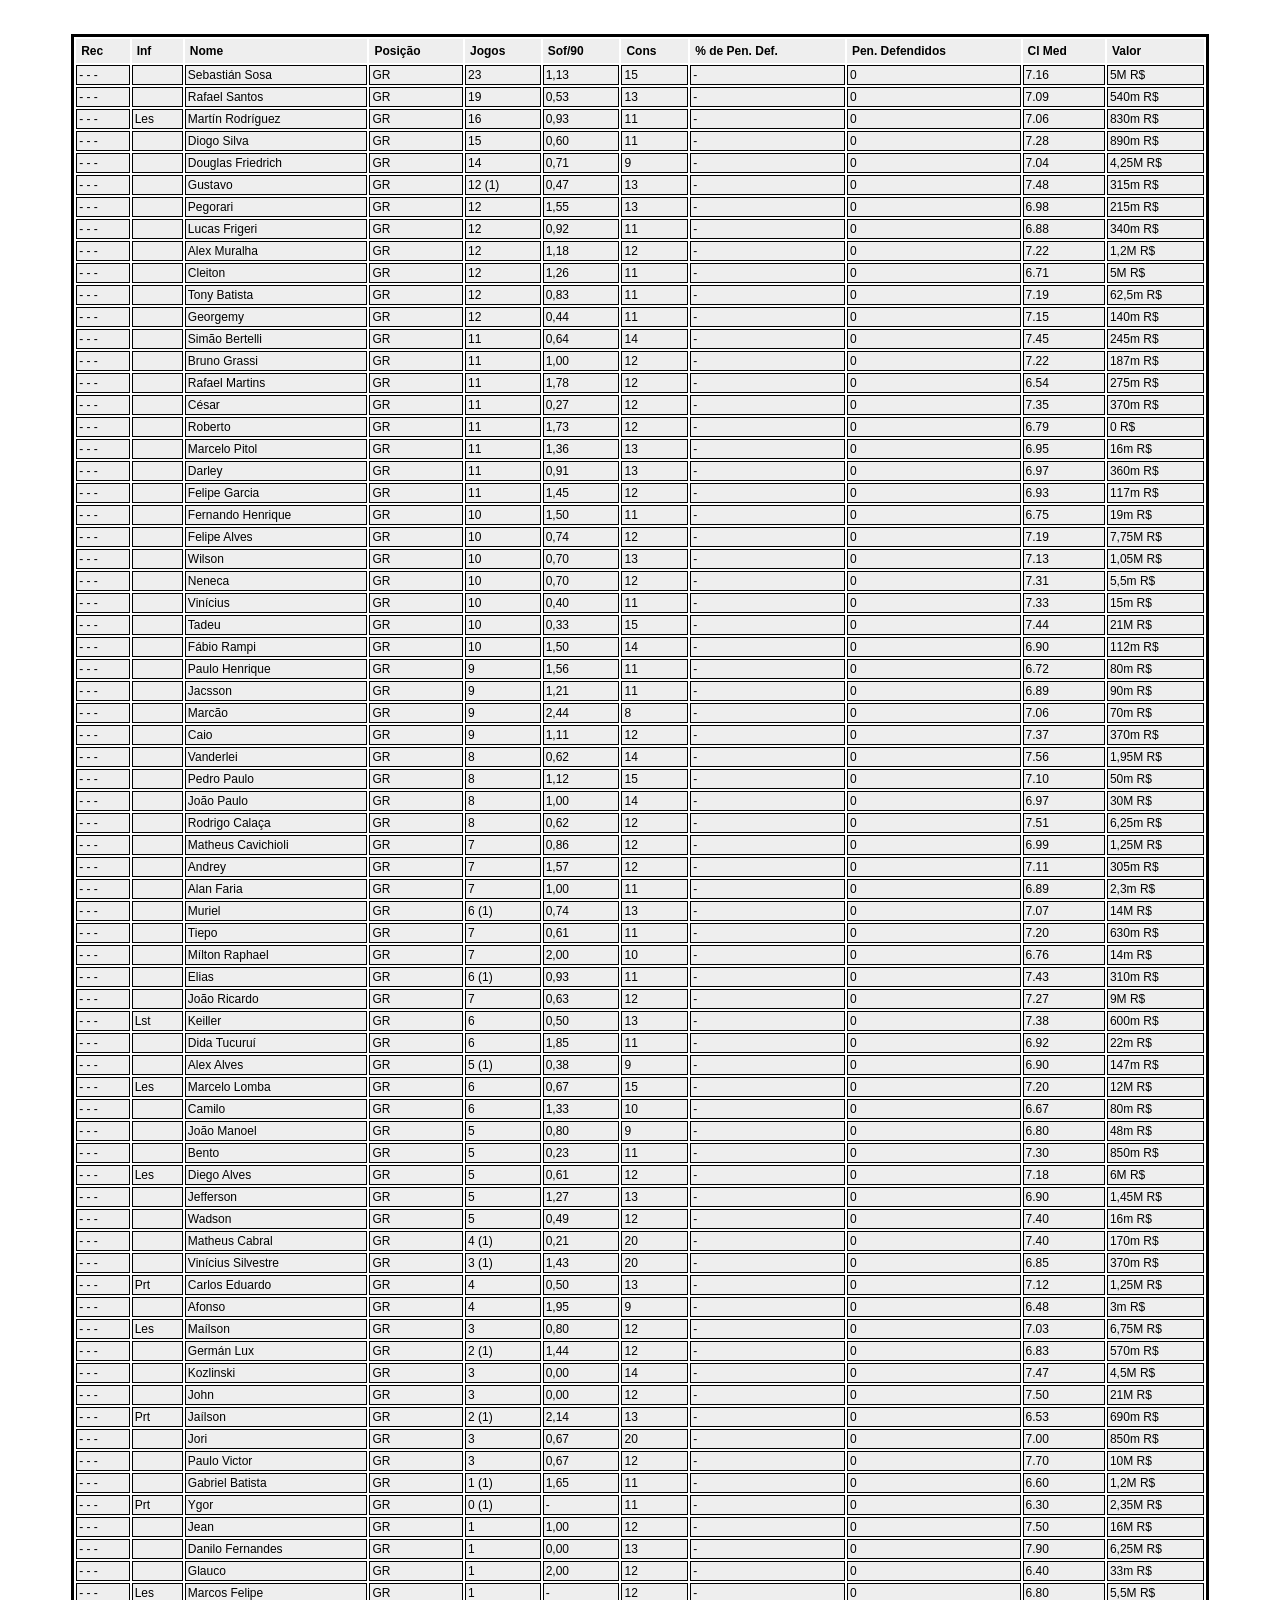
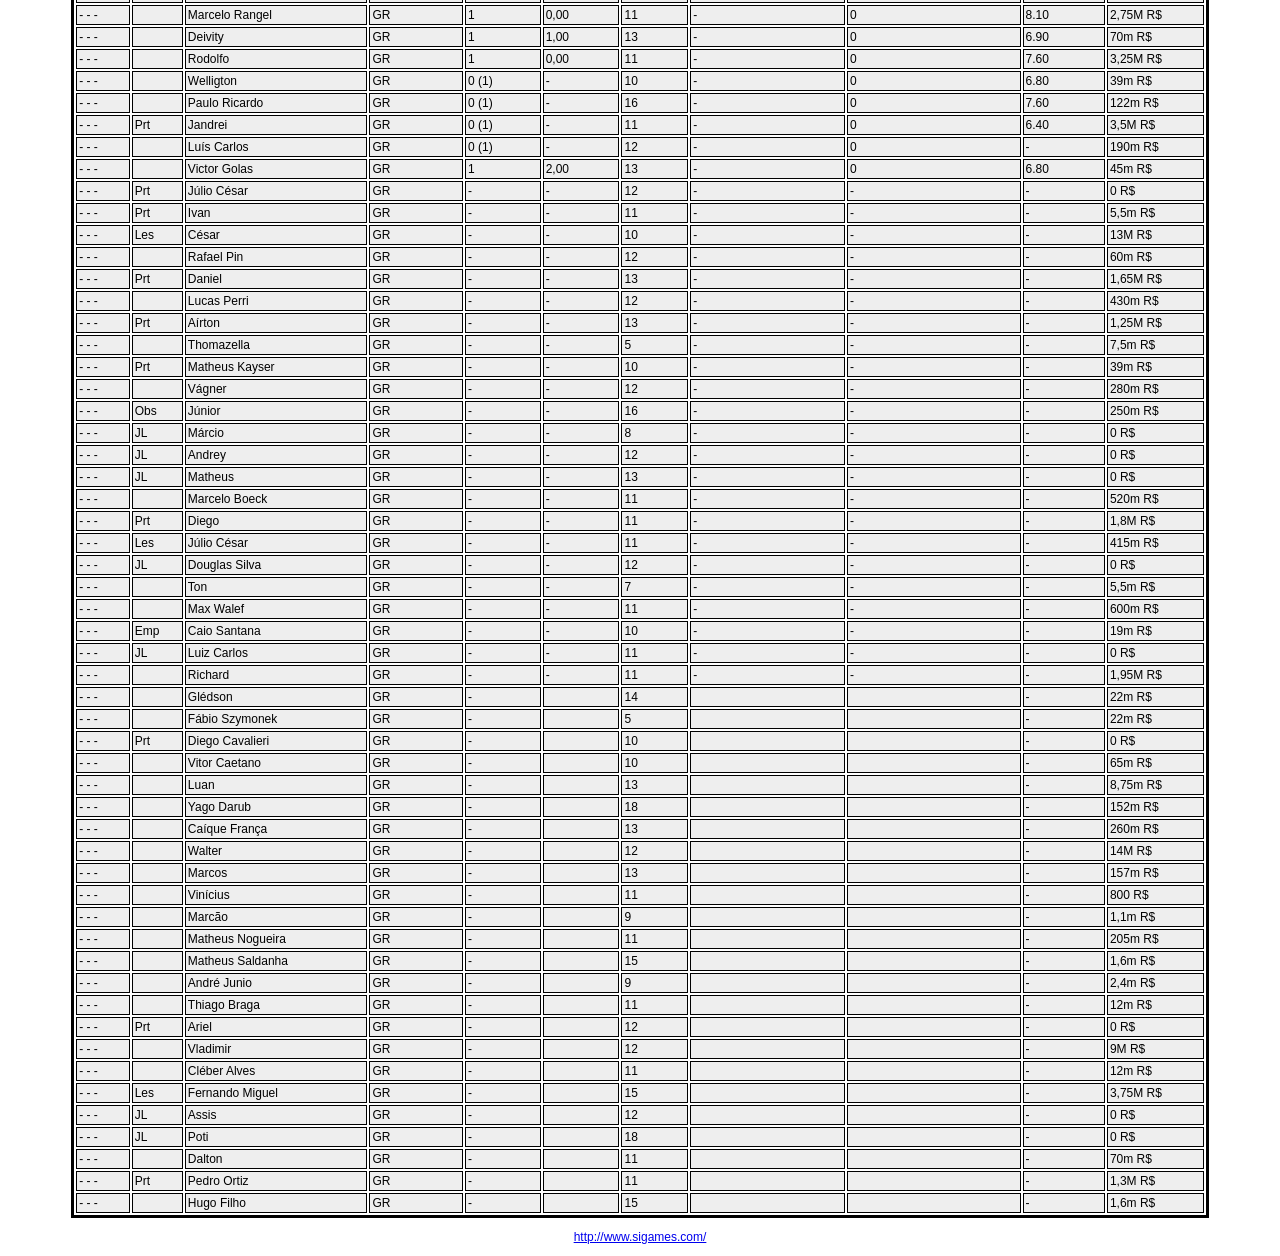
<file: goleiros.html>
<html>
<head>
<title><br/></title> 
<style type ="text/css">
body,td,th {
font-family: Verdana, Arial, Helvetica, sans-serif;
font-size: 12px;
}
th {
padding: 5px;
text-align: left;
}
td {
padding: 2px;
border-style: solid;
border-width: 1px
}
</style>
</head>
<body>
<center><B><br/>
</center></B>
<p>
<table bordercolor="#000000" width="90%" align="center">
<tr bgcolor="#EEEEEE">
	<th>Rec</th>

	<th>Inf</th>

	<th>Nome</th>

	<th>Posição</th>

	<th>Jogos</th>

	<th>Sof/90</th>

	<th>Cons</th>

	<th>% de Pen. Def.</th>

	<th>Pen. Defendidos</th>

	<th>Cl Med</th>

	<th>Valor</th>

</tr>
<tr bgcolor="#EEEEEE">
	<td>- -  - </td>

	<td></td>

	<td>Sebastián Sosa</td>

	<td>GR</td>

	<td>23</td>

	<td>1,13</td>

	<td>15</td>

	<td>-</td>

	<td>0</td>

	<td>7.16</td>

	<td>5M R$</td>

</tr>
<tr bgcolor="#EEEEEE">
	<td>- -  - </td>

	<td></td>

	<td>Rafael Santos</td>

	<td>GR</td>

	<td>19</td>

	<td>0,53</td>

	<td>13</td>

	<td>-</td>

	<td>0</td>

	<td>7.09</td>

	<td>540m R$</td>

</tr>
<tr bgcolor="#EEEEEE">
	<td>- -  - </td>

	<td>Les</td>

	<td>Martín Rodríguez</td>

	<td>GR</td>

	<td>16</td>

	<td>0,93</td>

	<td>11</td>

	<td>-</td>

	<td>0</td>

	<td>7.06</td>

	<td>830m R$</td>

</tr>
<tr bgcolor="#EEEEEE">
	<td>- -  - </td>

	<td></td>

	<td>Diogo Silva</td>

	<td>GR</td>

	<td>15</td>

	<td>0,60</td>

	<td>11</td>

	<td>-</td>

	<td>0</td>

	<td>7.28</td>

	<td>890m R$</td>

</tr>
<tr bgcolor="#EEEEEE">
	<td>- -  - </td>

	<td></td>

	<td>Douglas Friedrich</td>

	<td>GR</td>

	<td>14</td>

	<td>0,71</td>

	<td>9</td>

	<td>-</td>

	<td>0</td>

	<td>7.04</td>

	<td>4,25M R$</td>

</tr>
<tr bgcolor="#EEEEEE">
	<td>- -  - </td>

	<td></td>

	<td>Gustavo</td>

	<td>GR</td>

	<td>12 (1)</td>

	<td>0,47</td>

	<td>13</td>

	<td>-</td>

	<td>0</td>

	<td>7.48</td>

	<td>315m R$</td>

</tr>
<tr bgcolor="#EEEEEE">
	<td>- -  - </td>

	<td></td>

	<td>Pegorari</td>

	<td>GR</td>

	<td>12</td>

	<td>1,55</td>

	<td>13</td>

	<td>-</td>

	<td>0</td>

	<td>6.98</td>

	<td>215m R$</td>

</tr>
<tr bgcolor="#EEEEEE">
	<td>- -  - </td>

	<td></td>

	<td>Lucas Frigeri</td>

	<td>GR</td>

	<td>12</td>

	<td>0,92</td>

	<td>11</td>

	<td>-</td>

	<td>0</td>

	<td>6.88</td>

	<td>340m R$</td>

</tr>
<tr bgcolor="#EEEEEE">
	<td>- -  - </td>

	<td></td>

	<td>Alex Muralha</td>

	<td>GR</td>

	<td>12</td>

	<td>1,18</td>

	<td>12</td>

	<td>-</td>

	<td>0</td>

	<td>7.22</td>

	<td>1,2M R$</td>

</tr>
<tr bgcolor="#EEEEEE">
	<td>- -  - </td>

	<td></td>

	<td>Cleiton</td>

	<td>GR</td>

	<td>12</td>

	<td>1,26</td>

	<td>11</td>

	<td>-</td>

	<td>0</td>

	<td>6.71</td>

	<td>5M R$</td>

</tr>
<tr bgcolor="#EEEEEE">
	<td>- -  - </td>

	<td></td>

	<td>Tony Batista</td>

	<td>GR</td>

	<td>12</td>

	<td>0,83</td>

	<td>11</td>

	<td>-</td>

	<td>0</td>

	<td>7.19</td>

	<td>62,5m R$</td>

</tr>
<tr bgcolor="#EEEEEE">
	<td>- -  - </td>

	<td></td>

	<td>Georgemy</td>

	<td>GR</td>

	<td>12</td>

	<td>0,44</td>

	<td>11</td>

	<td>-</td>

	<td>0</td>

	<td>7.15</td>

	<td>140m R$</td>

</tr>
<tr bgcolor="#EEEEEE">
	<td>- -  - </td>

	<td></td>

	<td>Simão Bertelli</td>

	<td>GR</td>

	<td>11</td>

	<td>0,64</td>

	<td>14</td>

	<td>-</td>

	<td>0</td>

	<td>7.45</td>

	<td>245m R$</td>

</tr>
<tr bgcolor="#EEEEEE">
	<td>- -  - </td>

	<td></td>

	<td>Bruno Grassi</td>

	<td>GR</td>

	<td>11</td>

	<td>1,00</td>

	<td>12</td>

	<td>-</td>

	<td>0</td>

	<td>7.22</td>

	<td>187m R$</td>

</tr>
<tr bgcolor="#EEEEEE">
	<td>- -  - </td>

	<td></td>

	<td>Rafael Martins</td>

	<td>GR</td>

	<td>11</td>

	<td>1,78</td>

	<td>12</td>

	<td>-</td>

	<td>0</td>

	<td>6.54</td>

	<td>275m R$</td>

</tr>
<tr bgcolor="#EEEEEE">
	<td>- -  - </td>

	<td></td>

	<td>César</td>

	<td>GR</td>

	<td>11</td>

	<td>0,27</td>

	<td>12</td>

	<td>-</td>

	<td>0</td>

	<td>7.35</td>

	<td>370m R$</td>

</tr>
<tr bgcolor="#EEEEEE">
	<td>- -  - </td>

	<td></td>

	<td>Roberto</td>

	<td>GR</td>

	<td>11</td>

	<td>1,73</td>

	<td>12</td>

	<td>-</td>

	<td>0</td>

	<td>6.79</td>

	<td>0 R$</td>

</tr>
<tr bgcolor="#EEEEEE">
	<td>- -  - </td>

	<td></td>

	<td>Marcelo Pitol</td>

	<td>GR</td>

	<td>11</td>

	<td>1,36</td>

	<td>13</td>

	<td>-</td>

	<td>0</td>

	<td>6.95</td>

	<td>16m R$</td>

</tr>
<tr bgcolor="#EEEEEE">
	<td>- -  - </td>

	<td></td>

	<td>Darley</td>

	<td>GR</td>

	<td>11</td>

	<td>0,91</td>

	<td>13</td>

	<td>-</td>

	<td>0</td>

	<td>6.97</td>

	<td>360m R$</td>

</tr>
<tr bgcolor="#EEEEEE">
	<td>- -  - </td>

	<td></td>

	<td>Felipe Garcia</td>

	<td>GR</td>

	<td>11</td>

	<td>1,45</td>

	<td>12</td>

	<td>-</td>

	<td>0</td>

	<td>6.93</td>

	<td>117m R$</td>

</tr>
<tr bgcolor="#EEEEEE">
	<td>- -  - </td>

	<td></td>

	<td>Fernando Henrique</td>

	<td>GR</td>

	<td>10</td>

	<td>1,50</td>

	<td>11</td>

	<td>-</td>

	<td>0</td>

	<td>6.75</td>

	<td>19m R$</td>

</tr>
<tr bgcolor="#EEEEEE">
	<td>- -  - </td>

	<td></td>

	<td>Felipe Alves</td>

	<td>GR</td>

	<td>10</td>

	<td>0,74</td>

	<td>12</td>

	<td>-</td>

	<td>0</td>

	<td>7.19</td>

	<td>7,75M R$</td>

</tr>
<tr bgcolor="#EEEEEE">
	<td>- -  - </td>

	<td></td>

	<td>Wilson</td>

	<td>GR</td>

	<td>10</td>

	<td>0,70</td>

	<td>13</td>

	<td>-</td>

	<td>0</td>

	<td>7.13</td>

	<td>1,05M R$</td>

</tr>
<tr bgcolor="#EEEEEE">
	<td>- -  - </td>

	<td></td>

	<td>Neneca</td>

	<td>GR</td>

	<td>10</td>

	<td>0,70</td>

	<td>12</td>

	<td>-</td>

	<td>0</td>

	<td>7.31</td>

	<td>5,5m R$</td>

</tr>
<tr bgcolor="#EEEEEE">
	<td>- -  - </td>

	<td></td>

	<td>Vinícius</td>

	<td>GR</td>

	<td>10</td>

	<td>0,40</td>

	<td>11</td>

	<td>-</td>

	<td>0</td>

	<td>7.33</td>

	<td>15m R$</td>

</tr>
<tr bgcolor="#EEEEEE">
	<td>- -  - </td>

	<td></td>

	<td>Tadeu</td>

	<td>GR</td>

	<td>10</td>

	<td>0,33</td>

	<td>15</td>

	<td>-</td>

	<td>0</td>

	<td>7.44</td>

	<td>21M R$</td>

</tr>
<tr bgcolor="#EEEEEE">
	<td>- -  - </td>

	<td></td>

	<td>Fábio Rampi</td>

	<td>GR</td>

	<td>10</td>

	<td>1,50</td>

	<td>14</td>

	<td>-</td>

	<td>0</td>

	<td>6.90</td>

	<td>112m R$</td>

</tr>
<tr bgcolor="#EEEEEE">
	<td>- -  - </td>

	<td></td>

	<td>Paulo Henrique</td>

	<td>GR</td>

	<td>9</td>

	<td>1,56</td>

	<td>11</td>

	<td>-</td>

	<td>0</td>

	<td>6.72</td>

	<td>80m R$</td>

</tr>
<tr bgcolor="#EEEEEE">
	<td>- -  - </td>

	<td></td>

	<td>Jacsson</td>

	<td>GR</td>

	<td>9</td>

	<td>1,21</td>

	<td>11</td>

	<td>-</td>

	<td>0</td>

	<td>6.89</td>

	<td>90m R$</td>

</tr>
<tr bgcolor="#EEEEEE">
	<td>- -  - </td>

	<td></td>

	<td>Marcão</td>

	<td>GR</td>

	<td>9</td>

	<td>2,44</td>

	<td>8</td>

	<td>-</td>

	<td>0</td>

	<td>7.06</td>

	<td>70m R$</td>

</tr>
<tr bgcolor="#EEEEEE">
	<td>- -  - </td>

	<td></td>

	<td>Caio</td>

	<td>GR</td>

	<td>9</td>

	<td>1,11</td>

	<td>12</td>

	<td>-</td>

	<td>0</td>

	<td>7.37</td>

	<td>370m R$</td>

</tr>
<tr bgcolor="#EEEEEE">
	<td>- -  - </td>

	<td></td>

	<td>Vanderlei</td>

	<td>GR</td>

	<td>8</td>

	<td>0,62</td>

	<td>14</td>

	<td>-</td>

	<td>0</td>

	<td>7.56</td>

	<td>1,95M R$</td>

</tr>
<tr bgcolor="#EEEEEE">
	<td>- -  - </td>

	<td></td>

	<td>Pedro Paulo</td>

	<td>GR</td>

	<td>8</td>

	<td>1,12</td>

	<td>15</td>

	<td>-</td>

	<td>0</td>

	<td>7.10</td>

	<td>50m R$</td>

</tr>
<tr bgcolor="#EEEEEE">
	<td>- -  - </td>

	<td></td>

	<td>João Paulo</td>

	<td>GR</td>

	<td>8</td>

	<td>1,00</td>

	<td>14</td>

	<td>-</td>

	<td>0</td>

	<td>6.97</td>

	<td>30M R$</td>

</tr>
<tr bgcolor="#EEEEEE">
	<td>- -  - </td>

	<td></td>

	<td>Rodrigo Calaça</td>

	<td>GR</td>

	<td>8</td>

	<td>0,62</td>

	<td>12</td>

	<td>-</td>

	<td>0</td>

	<td>7.51</td>

	<td>6,25m R$</td>

</tr>
<tr bgcolor="#EEEEEE">
	<td>- -  - </td>

	<td></td>

	<td>Matheus Cavichioli</td>

	<td>GR</td>

	<td>7</td>

	<td>0,86</td>

	<td>12</td>

	<td>-</td>

	<td>0</td>

	<td>6.99</td>

	<td>1,25M R$</td>

</tr>
<tr bgcolor="#EEEEEE">
	<td>- -  - </td>

	<td></td>

	<td>Andrey</td>

	<td>GR</td>

	<td>7</td>

	<td>1,57</td>

	<td>12</td>

	<td>-</td>

	<td>0</td>

	<td>7.11</td>

	<td>305m R$</td>

</tr>
<tr bgcolor="#EEEEEE">
	<td>- -  - </td>

	<td></td>

	<td>Alan Faria</td>

	<td>GR</td>

	<td>7</td>

	<td>1,00</td>

	<td>11</td>

	<td>-</td>

	<td>0</td>

	<td>6.89</td>

	<td>2,3m R$</td>

</tr>
<tr bgcolor="#EEEEEE">
	<td>- -  - </td>

	<td></td>

	<td>Muriel</td>

	<td>GR</td>

	<td>6 (1)</td>

	<td>0,74</td>

	<td>13</td>

	<td>-</td>

	<td>0</td>

	<td>7.07</td>

	<td>14M R$</td>

</tr>
<tr bgcolor="#EEEEEE">
	<td>- -  - </td>

	<td></td>

	<td>Tiepo</td>

	<td>GR</td>

	<td>7</td>

	<td>0,61</td>

	<td>11</td>

	<td>-</td>

	<td>0</td>

	<td>7.20</td>

	<td>630m R$</td>

</tr>
<tr bgcolor="#EEEEEE">
	<td>- -  - </td>

	<td></td>

	<td>Mílton Raphael</td>

	<td>GR</td>

	<td>7</td>

	<td>2,00</td>

	<td>10</td>

	<td>-</td>

	<td>0</td>

	<td>6.76</td>

	<td>14m R$</td>

</tr>
<tr bgcolor="#EEEEEE">
	<td>- -  - </td>

	<td></td>

	<td>Elias</td>

	<td>GR</td>

	<td>6 (1)</td>

	<td>0,93</td>

	<td>11</td>

	<td>-</td>

	<td>0</td>

	<td>7.43</td>

	<td>310m R$</td>

</tr>
<tr bgcolor="#EEEEEE">
	<td>- -  - </td>

	<td></td>

	<td>João Ricardo</td>

	<td>GR</td>

	<td>7</td>

	<td>0,63</td>

	<td>12</td>

	<td>-</td>

	<td>0</td>

	<td>7.27</td>

	<td>9M R$</td>

</tr>
<tr bgcolor="#EEEEEE">
	<td>- -  - </td>

	<td>Lst</td>

	<td>Keiller</td>

	<td>GR</td>

	<td>6</td>

	<td>0,50</td>

	<td>13</td>

	<td>-</td>

	<td>0</td>

	<td>7.38</td>

	<td>600m R$</td>

</tr>
<tr bgcolor="#EEEEEE">
	<td>- -  - </td>

	<td></td>

	<td>Dida Tucuruí</td>

	<td>GR</td>

	<td>6</td>

	<td>1,85</td>

	<td>11</td>

	<td>-</td>

	<td>0</td>

	<td>6.92</td>

	<td>22m R$</td>

</tr>
<tr bgcolor="#EEEEEE">
	<td>- -  - </td>

	<td></td>

	<td>Alex Alves</td>

	<td>GR</td>

	<td>5 (1)</td>

	<td>0,38</td>

	<td>9</td>

	<td>-</td>

	<td>0</td>

	<td>6.90</td>

	<td>147m R$</td>

</tr>
<tr bgcolor="#EEEEEE">
	<td>- -  - </td>

	<td>Les</td>

	<td>Marcelo Lomba</td>

	<td>GR</td>

	<td>6</td>

	<td>0,67</td>

	<td>15</td>

	<td>-</td>

	<td>0</td>

	<td>7.20</td>

	<td>12M R$</td>

</tr>
<tr bgcolor="#EEEEEE">
	<td>- -  - </td>

	<td></td>

	<td>Camilo</td>

	<td>GR</td>

	<td>6</td>

	<td>1,33</td>

	<td>10</td>

	<td>-</td>

	<td>0</td>

	<td>6.67</td>

	<td>80m R$</td>

</tr>
<tr bgcolor="#EEEEEE">
	<td>- -  - </td>

	<td></td>

	<td>João Manoel</td>

	<td>GR</td>

	<td>5</td>

	<td>0,80</td>

	<td>9</td>

	<td>-</td>

	<td>0</td>

	<td>6.80</td>

	<td>48m R$</td>

</tr>
<tr bgcolor="#EEEEEE">
	<td>- -  - </td>

	<td></td>

	<td>Bento</td>

	<td>GR</td>

	<td>5</td>

	<td>0,23</td>

	<td>11</td>

	<td>-</td>

	<td>0</td>

	<td>7.30</td>

	<td>850m R$</td>

</tr>
<tr bgcolor="#EEEEEE">
	<td>- -  - </td>

	<td>Les</td>

	<td>Diego Alves</td>

	<td>GR</td>

	<td>5</td>

	<td>0,61</td>

	<td>12</td>

	<td>-</td>

	<td>0</td>

	<td>7.18</td>

	<td>6M R$</td>

</tr>
<tr bgcolor="#EEEEEE">
	<td>- -  - </td>

	<td></td>

	<td>Jefferson</td>

	<td>GR</td>

	<td>5</td>

	<td>1,27</td>

	<td>13</td>

	<td>-</td>

	<td>0</td>

	<td>6.90</td>

	<td>1,45M R$</td>

</tr>
<tr bgcolor="#EEEEEE">
	<td>- -  - </td>

	<td></td>

	<td>Wadson</td>

	<td>GR</td>

	<td>5</td>

	<td>0,49</td>

	<td>12</td>

	<td>-</td>

	<td>0</td>

	<td>7.40</td>

	<td>16m R$</td>

</tr>
<tr bgcolor="#EEEEEE">
	<td>- -  - </td>

	<td></td>

	<td>Matheus Cabral</td>

	<td>GR</td>

	<td>4 (1)</td>

	<td>0,21</td>

	<td>20</td>

	<td>-</td>

	<td>0</td>

	<td>7.40</td>

	<td>170m R$</td>

</tr>
<tr bgcolor="#EEEEEE">
	<td>- -  - </td>

	<td></td>

	<td>Vinícius Silvestre</td>

	<td>GR</td>

	<td>3 (1)</td>

	<td>1,43</td>

	<td>20</td>

	<td>-</td>

	<td>0</td>

	<td>6.85</td>

	<td>370m R$</td>

</tr>
<tr bgcolor="#EEEEEE">
	<td>- -  - </td>

	<td>Prt</td>

	<td>Carlos Eduardo</td>

	<td>GR</td>

	<td>4</td>

	<td>0,50</td>

	<td>13</td>

	<td>-</td>

	<td>0</td>

	<td>7.12</td>

	<td>1,25M R$</td>

</tr>
<tr bgcolor="#EEEEEE">
	<td>- -  - </td>

	<td></td>

	<td>Afonso</td>

	<td>GR</td>

	<td>4</td>

	<td>1,95</td>

	<td>9</td>

	<td>-</td>

	<td>0</td>

	<td>6.48</td>

	<td>3m R$</td>

</tr>
<tr bgcolor="#EEEEEE">
	<td>- -  - </td>

	<td>Les</td>

	<td>Maílson</td>

	<td>GR</td>

	<td>3</td>

	<td>0,80</td>

	<td>12</td>

	<td>-</td>

	<td>0</td>

	<td>7.03</td>

	<td>6,75M R$</td>

</tr>
<tr bgcolor="#EEEEEE">
	<td>- -  - </td>

	<td></td>

	<td>Germán Lux</td>

	<td>GR</td>

	<td>2 (1)</td>

	<td>1,44</td>

	<td>12</td>

	<td>-</td>

	<td>0</td>

	<td>6.83</td>

	<td>570m R$</td>

</tr>
<tr bgcolor="#EEEEEE">
	<td>- -  - </td>

	<td></td>

	<td>Kozlinski</td>

	<td>GR</td>

	<td>3</td>

	<td>0,00</td>

	<td>14</td>

	<td>-</td>

	<td>0</td>

	<td>7.47</td>

	<td>4,5M R$</td>

</tr>
<tr bgcolor="#EEEEEE">
	<td>- -  - </td>

	<td></td>

	<td>John</td>

	<td>GR</td>

	<td>3</td>

	<td>0,00</td>

	<td>12</td>

	<td>-</td>

	<td>0</td>

	<td>7.50</td>

	<td>21M R$</td>

</tr>
<tr bgcolor="#EEEEEE">
	<td>- -  - </td>

	<td>Prt</td>

	<td>Jaílson</td>

	<td>GR</td>

	<td>2 (1)</td>

	<td>2,14</td>

	<td>13</td>

	<td>-</td>

	<td>0</td>

	<td>6.53</td>

	<td>690m R$</td>

</tr>
<tr bgcolor="#EEEEEE">
	<td>- -  - </td>

	<td></td>

	<td>Jori</td>

	<td>GR</td>

	<td>3</td>

	<td>0,67</td>

	<td>20</td>

	<td>-</td>

	<td>0</td>

	<td>7.00</td>

	<td>850m R$</td>

</tr>
<tr bgcolor="#EEEEEE">
	<td>- -  - </td>

	<td></td>

	<td>Paulo Victor</td>

	<td>GR</td>

	<td>3</td>

	<td>0,67</td>

	<td>12</td>

	<td>-</td>

	<td>0</td>

	<td>7.70</td>

	<td>10M R$</td>

</tr>
<tr bgcolor="#EEEEEE">
	<td>- -  - </td>

	<td></td>

	<td>Gabriel Batista</td>

	<td>GR</td>

	<td>1 (1)</td>

	<td>1,65</td>

	<td>11</td>

	<td>-</td>

	<td>0</td>

	<td>6.60</td>

	<td>1,2M R$</td>

</tr>
<tr bgcolor="#EEEEEE">
	<td>- -  - </td>

	<td>Prt</td>

	<td>Ygor</td>

	<td>GR</td>

	<td>0 (1)</td>

	<td>-</td>

	<td>11</td>

	<td>-</td>

	<td>0</td>

	<td>6.30</td>

	<td>2,35M R$</td>

</tr>
<tr bgcolor="#EEEEEE">
	<td>- -  - </td>

	<td></td>

	<td>Jean</td>

	<td>GR</td>

	<td>1</td>

	<td>1,00</td>

	<td>12</td>

	<td>-</td>

	<td>0</td>

	<td>7.50</td>

	<td>16M R$</td>

</tr>
<tr bgcolor="#EEEEEE">
	<td>- -  - </td>

	<td></td>

	<td>Danilo Fernandes</td>

	<td>GR</td>

	<td>1</td>

	<td>0,00</td>

	<td>13</td>

	<td>-</td>

	<td>0</td>

	<td>7.90</td>

	<td>6,25M R$</td>

</tr>
<tr bgcolor="#EEEEEE">
	<td>- -  - </td>

	<td></td>

	<td>Glauco</td>

	<td>GR</td>

	<td>1</td>

	<td>2,00</td>

	<td>12</td>

	<td>-</td>

	<td>0</td>

	<td>6.40</td>

	<td>33m R$</td>

</tr>
<tr bgcolor="#EEEEEE">
	<td>- -  - </td>

	<td>Les</td>

	<td>Marcos Felipe</td>

	<td>GR</td>

	<td>1</td>

	<td>-</td>

	<td>12</td>

	<td>-</td>

	<td>0</td>

	<td>6.80</td>

	<td>5,5M R$</td>

</tr>
<tr bgcolor="#EEEEEE">
	<td>- -  - </td>

	<td></td>

	<td>Marcelo Rangel</td>

	<td>GR</td>

	<td>1</td>

	<td>0,00</td>

	<td>11</td>

	<td>-</td>

	<td>0</td>

	<td>8.10</td>

	<td>2,75M R$</td>

</tr>
<tr bgcolor="#EEEEEE">
	<td>- -  - </td>

	<td></td>

	<td>Deivity</td>

	<td>GR</td>

	<td>1</td>

	<td>1,00</td>

	<td>13</td>

	<td>-</td>

	<td>0</td>

	<td>6.90</td>

	<td>70m R$</td>

</tr>
<tr bgcolor="#EEEEEE">
	<td>- -  - </td>

	<td></td>

	<td>Rodolfo</td>

	<td>GR</td>

	<td>1</td>

	<td>0,00</td>

	<td>11</td>

	<td>-</td>

	<td>0</td>

	<td>7.60</td>

	<td>3,25M R$</td>

</tr>
<tr bgcolor="#EEEEEE">
	<td>- -  - </td>

	<td></td>

	<td>Welligton</td>

	<td>GR</td>

	<td>0 (1)</td>

	<td>-</td>

	<td>10</td>

	<td>-</td>

	<td>0</td>

	<td>6.80</td>

	<td>39m R$</td>

</tr>
<tr bgcolor="#EEEEEE">
	<td>- -  - </td>

	<td></td>

	<td>Paulo Ricardo</td>

	<td>GR</td>

	<td>0 (1)</td>

	<td>-</td>

	<td>16</td>

	<td>-</td>

	<td>0</td>

	<td>7.60</td>

	<td>122m R$</td>

</tr>
<tr bgcolor="#EEEEEE">
	<td>- -  - </td>

	<td>Prt</td>

	<td>Jandrei</td>

	<td>GR</td>

	<td>0 (1)</td>

	<td>-</td>

	<td>11</td>

	<td>-</td>

	<td>0</td>

	<td>6.40</td>

	<td>3,5M R$</td>

</tr>
<tr bgcolor="#EEEEEE">
	<td>- -  - </td>

	<td></td>

	<td>Luís Carlos</td>

	<td>GR</td>

	<td>0 (1)</td>

	<td>-</td>

	<td>12</td>

	<td>-</td>

	<td>0</td>

	<td>-</td>

	<td>190m R$</td>

</tr>
<tr bgcolor="#EEEEEE">
	<td>- -  - </td>

	<td></td>

	<td>Victor Golas</td>

	<td>GR</td>

	<td>1</td>

	<td>2,00</td>

	<td>13</td>

	<td>-</td>

	<td>0</td>

	<td>6.80</td>

	<td>45m R$</td>

</tr>
<tr bgcolor="#EEEEEE">
	<td>- -  - </td>

	<td>Prt</td>

	<td>Júlio César</td>

	<td>GR</td>

	<td>-</td>

	<td>-</td>

	<td>12</td>

	<td>-</td>

	<td>-</td>

	<td>-</td>

	<td>0 R$</td>

</tr>
<tr bgcolor="#EEEEEE">
	<td>- -  - </td>

	<td>Prt</td>

	<td>Ivan</td>

	<td>GR</td>

	<td>-</td>

	<td>-</td>

	<td>11</td>

	<td>-</td>

	<td>-</td>

	<td>-</td>

	<td>5,5m R$</td>

</tr>
<tr bgcolor="#EEEEEE">
	<td>- -  - </td>

	<td>Les</td>

	<td>César</td>

	<td>GR</td>

	<td>-</td>

	<td>-</td>

	<td>10</td>

	<td>-</td>

	<td>-</td>

	<td>-</td>

	<td>13M R$</td>

</tr>
<tr bgcolor="#EEEEEE">
	<td>- -  - </td>

	<td></td>

	<td>Rafael Pin</td>

	<td>GR</td>

	<td>-</td>

	<td>-</td>

	<td>12</td>

	<td>-</td>

	<td>-</td>

	<td>-</td>

	<td>60m R$</td>

</tr>
<tr bgcolor="#EEEEEE">
	<td>- -  - </td>

	<td>Prt</td>

	<td>Daniel</td>

	<td>GR</td>

	<td>-</td>

	<td>-</td>

	<td>13</td>

	<td>-</td>

	<td>-</td>

	<td>-</td>

	<td>1,65M R$</td>

</tr>
<tr bgcolor="#EEEEEE">
	<td>- -  - </td>

	<td></td>

	<td>Lucas Perri</td>

	<td>GR</td>

	<td>-</td>

	<td>-</td>

	<td>12</td>

	<td>-</td>

	<td>-</td>

	<td>-</td>

	<td>430m R$</td>

</tr>
<tr bgcolor="#EEEEEE">
	<td>- -  - </td>

	<td>Prt</td>

	<td>Aírton</td>

	<td>GR</td>

	<td>-</td>

	<td>-</td>

	<td>13</td>

	<td>-</td>

	<td>-</td>

	<td>-</td>

	<td>1,25M R$</td>

</tr>
<tr bgcolor="#EEEEEE">
	<td>- -  - </td>

	<td></td>

	<td>Thomazella</td>

	<td>GR</td>

	<td>-</td>

	<td>-</td>

	<td>5</td>

	<td>-</td>

	<td>-</td>

	<td>-</td>

	<td>7,5m R$</td>

</tr>
<tr bgcolor="#EEEEEE">
	<td>- -  - </td>

	<td>Prt</td>

	<td>Matheus Kayser</td>

	<td>GR</td>

	<td>-</td>

	<td>-</td>

	<td>10</td>

	<td>-</td>

	<td>-</td>

	<td>-</td>

	<td>39m R$</td>

</tr>
<tr bgcolor="#EEEEEE">
	<td>- -  - </td>

	<td></td>

	<td>Vágner</td>

	<td>GR</td>

	<td>-</td>

	<td>-</td>

	<td>12</td>

	<td>-</td>

	<td>-</td>

	<td>-</td>

	<td>280m R$</td>

</tr>
<tr bgcolor="#EEEEEE">
	<td>- -  - </td>

	<td>Obs</td>

	<td>Júnior</td>

	<td>GR</td>

	<td>-</td>

	<td>-</td>

	<td>16</td>

	<td>-</td>

	<td>-</td>

	<td>-</td>

	<td>250m R$</td>

</tr>
<tr bgcolor="#EEEEEE">
	<td>- -  - </td>

	<td>JL</td>

	<td>Márcio</td>

	<td>GR</td>

	<td>-</td>

	<td>-</td>

	<td>8</td>

	<td>-</td>

	<td>-</td>

	<td>-</td>

	<td>0 R$</td>

</tr>
<tr bgcolor="#EEEEEE">
	<td>- -  - </td>

	<td>JL</td>

	<td>Andrey</td>

	<td>GR</td>

	<td>-</td>

	<td>-</td>

	<td>12</td>

	<td>-</td>

	<td>-</td>

	<td>-</td>

	<td>0 R$</td>

</tr>
<tr bgcolor="#EEEEEE">
	<td>- -  - </td>

	<td>JL</td>

	<td>Matheus</td>

	<td>GR</td>

	<td>-</td>

	<td>-</td>

	<td>13</td>

	<td>-</td>

	<td>-</td>

	<td>-</td>

	<td>0 R$</td>

</tr>
<tr bgcolor="#EEEEEE">
	<td>- -  - </td>

	<td></td>

	<td>Marcelo Boeck</td>

	<td>GR</td>

	<td>-</td>

	<td>-</td>

	<td>11</td>

	<td>-</td>

	<td>-</td>

	<td>-</td>

	<td>520m R$</td>

</tr>
<tr bgcolor="#EEEEEE">
	<td>- -  - </td>

	<td>Prt</td>

	<td>Diego</td>

	<td>GR</td>

	<td>-</td>

	<td>-</td>

	<td>11</td>

	<td>-</td>

	<td>-</td>

	<td>-</td>

	<td>1,8M R$</td>

</tr>
<tr bgcolor="#EEEEEE">
	<td>- -  - </td>

	<td>Les</td>

	<td>Júlio César</td>

	<td>GR</td>

	<td>-</td>

	<td>-</td>

	<td>11</td>

	<td>-</td>

	<td>-</td>

	<td>-</td>

	<td>415m R$</td>

</tr>
<tr bgcolor="#EEEEEE">
	<td>- -  - </td>

	<td>JL</td>

	<td>Douglas Silva</td>

	<td>GR</td>

	<td>-</td>

	<td>-</td>

	<td>12</td>

	<td>-</td>

	<td>-</td>

	<td>-</td>

	<td>0 R$</td>

</tr>
<tr bgcolor="#EEEEEE">
	<td>- -  - </td>

	<td></td>

	<td>Ton</td>

	<td>GR</td>

	<td>-</td>

	<td>-</td>

	<td>7</td>

	<td>-</td>

	<td>-</td>

	<td>-</td>

	<td>5,5m R$</td>

</tr>
<tr bgcolor="#EEEEEE">
	<td>- -  - </td>

	<td></td>

	<td>Max Walef</td>

	<td>GR</td>

	<td>-</td>

	<td>-</td>

	<td>11</td>

	<td>-</td>

	<td>-</td>

	<td>-</td>

	<td>600m R$</td>

</tr>
<tr bgcolor="#EEEEEE">
	<td>- -  - </td>

	<td>Emp</td>

	<td>Caio Santana</td>

	<td>GR</td>

	<td>-</td>

	<td>-</td>

	<td>10</td>

	<td>-</td>

	<td>-</td>

	<td>-</td>

	<td>19m R$</td>

</tr>
<tr bgcolor="#EEEEEE">
	<td>- -  - </td>

	<td>JL</td>

	<td>Luiz Carlos</td>

	<td>GR</td>

	<td>-</td>

	<td>-</td>

	<td>11</td>

	<td>-</td>

	<td>-</td>

	<td>-</td>

	<td>0 R$</td>

</tr>
<tr bgcolor="#EEEEEE">
	<td>- -  - </td>

	<td></td>

	<td>Richard</td>

	<td>GR</td>

	<td>-</td>

	<td>-</td>

	<td>11</td>

	<td>-</td>

	<td>-</td>

	<td>-</td>

	<td>1,95M R$</td>

</tr>
<tr bgcolor="#EEEEEE">
	<td>- -  - </td>

	<td></td>

	<td>Glédson</td>

	<td>GR</td>

	<td>-</td>

	<td></td>

	<td>14</td>

	<td></td>

	<td></td>

	<td>-</td>

	<td>22m R$</td>

</tr>
<tr bgcolor="#EEEEEE">
	<td>- -  - </td>

	<td></td>

	<td>Fábio Szymonek</td>

	<td>GR</td>

	<td>-</td>

	<td></td>

	<td>5</td>

	<td></td>

	<td></td>

	<td>-</td>

	<td>22m R$</td>

</tr>
<tr bgcolor="#EEEEEE">
	<td>- -  - </td>

	<td>Prt</td>

	<td>Diego Cavalieri</td>

	<td>GR</td>

	<td>-</td>

	<td></td>

	<td>10</td>

	<td></td>

	<td></td>

	<td>-</td>

	<td>0 R$</td>

</tr>
<tr bgcolor="#EEEEEE">
	<td>- -  - </td>

	<td></td>

	<td>Vitor Caetano</td>

	<td>GR</td>

	<td>-</td>

	<td></td>

	<td>10</td>

	<td></td>

	<td></td>

	<td>-</td>

	<td>65m R$</td>

</tr>
<tr bgcolor="#EEEEEE">
	<td>- -  - </td>

	<td></td>

	<td>Luan</td>

	<td>GR</td>

	<td>-</td>

	<td></td>

	<td>13</td>

	<td></td>

	<td></td>

	<td>-</td>

	<td>8,75m R$</td>

</tr>
<tr bgcolor="#EEEEEE">
	<td>- -  - </td>

	<td></td>

	<td>Yago Darub</td>

	<td>GR</td>

	<td>-</td>

	<td></td>

	<td>18</td>

	<td></td>

	<td></td>

	<td>-</td>

	<td>152m R$</td>

</tr>
<tr bgcolor="#EEEEEE">
	<td>- -  - </td>

	<td></td>

	<td>Caíque França</td>

	<td>GR</td>

	<td>-</td>

	<td></td>

	<td>13</td>

	<td></td>

	<td></td>

	<td>-</td>

	<td>260m R$</td>

</tr>
<tr bgcolor="#EEEEEE">
	<td>- -  - </td>

	<td></td>

	<td>Walter</td>

	<td>GR</td>

	<td>-</td>

	<td></td>

	<td>12</td>

	<td></td>

	<td></td>

	<td>-</td>

	<td>14M R$</td>

</tr>
<tr bgcolor="#EEEEEE">
	<td>- -  - </td>

	<td></td>

	<td>Marcos</td>

	<td>GR</td>

	<td>-</td>

	<td></td>

	<td>13</td>

	<td></td>

	<td></td>

	<td>-</td>

	<td>157m R$</td>

</tr>
<tr bgcolor="#EEEEEE">
	<td>- -  - </td>

	<td></td>

	<td>Vinícius</td>

	<td>GR</td>

	<td>-</td>

	<td></td>

	<td>11</td>

	<td></td>

	<td></td>

	<td>-</td>

	<td>800 R$</td>

</tr>
<tr bgcolor="#EEEEEE">
	<td>- -  - </td>

	<td></td>

	<td>Marcão</td>

	<td>GR</td>

	<td>-</td>

	<td></td>

	<td>9</td>

	<td></td>

	<td></td>

	<td>-</td>

	<td>1,1m R$</td>

</tr>
<tr bgcolor="#EEEEEE">
	<td>- -  - </td>

	<td></td>

	<td>Matheus Nogueira</td>

	<td>GR</td>

	<td>-</td>

	<td></td>

	<td>11</td>

	<td></td>

	<td></td>

	<td>-</td>

	<td>205m R$</td>

</tr>
<tr bgcolor="#EEEEEE">
	<td>- -  - </td>

	<td></td>

	<td>Matheus Saldanha</td>

	<td>GR</td>

	<td>-</td>

	<td></td>

	<td>15</td>

	<td></td>

	<td></td>

	<td>-</td>

	<td>1,6m R$</td>

</tr>
<tr bgcolor="#EEEEEE">
	<td>- -  - </td>

	<td></td>

	<td>André Junio</td>

	<td>GR</td>

	<td>-</td>

	<td></td>

	<td>9</td>

	<td></td>

	<td></td>

	<td>-</td>

	<td>2,4m R$</td>

</tr>
<tr bgcolor="#EEEEEE">
	<td>- -  - </td>

	<td></td>

	<td>Thiago Braga</td>

	<td>GR</td>

	<td>-</td>

	<td></td>

	<td>11</td>

	<td></td>

	<td></td>

	<td>-</td>

	<td>12m R$</td>

</tr>
<tr bgcolor="#EEEEEE">
	<td>- -  - </td>

	<td>Prt</td>

	<td>Ariel</td>

	<td>GR</td>

	<td>-</td>

	<td></td>

	<td>12</td>

	<td></td>

	<td></td>

	<td>-</td>

	<td>0 R$</td>

</tr>
<tr bgcolor="#EEEEEE">
	<td>- -  - </td>

	<td></td>

	<td>Vladimir</td>

	<td>GR</td>

	<td>-</td>

	<td></td>

	<td>12</td>

	<td></td>

	<td></td>

	<td>-</td>

	<td>9M R$</td>

</tr>
<tr bgcolor="#EEEEEE">
	<td>- -  - </td>

	<td></td>

	<td>Cléber Alves</td>

	<td>GR</td>

	<td>-</td>

	<td></td>

	<td>11</td>

	<td></td>

	<td></td>

	<td>-</td>

	<td>12m R$</td>

</tr>
<tr bgcolor="#EEEEEE">
	<td>- -  - </td>

	<td>Les</td>

	<td>Fernando Miguel</td>

	<td>GR</td>

	<td>-</td>

	<td></td>

	<td>15</td>

	<td></td>

	<td></td>

	<td>-</td>

	<td>3,75M R$</td>

</tr>
<tr bgcolor="#EEEEEE">
	<td>- -  - </td>

	<td>JL</td>

	<td>Assis</td>

	<td>GR</td>

	<td>-</td>

	<td></td>

	<td>12</td>

	<td></td>

	<td></td>

	<td>-</td>

	<td>0 R$</td>

</tr>
<tr bgcolor="#EEEEEE">
	<td>- -  - </td>

	<td>JL</td>

	<td>Poti</td>

	<td>GR</td>

	<td>-</td>

	<td></td>

	<td>18</td>

	<td></td>

	<td></td>

	<td>-</td>

	<td>0 R$</td>

</tr>
<tr bgcolor="#EEEEEE">
	<td>- -  - </td>

	<td></td>

	<td>Dalton</td>

	<td>GR</td>

	<td>-</td>

	<td></td>

	<td>11</td>

	<td></td>

	<td></td>

	<td>-</td>

	<td>70m R$</td>

</tr>
<tr bgcolor="#EEEEEE">
	<td>- -  - </td>

	<td>Prt</td>

	<td>Pedro Ortiz</td>

	<td>GR</td>

	<td>-</td>

	<td></td>

	<td>11</td>

	<td></td>

	<td></td>

	<td>-</td>

	<td>1,3M R$</td>

</tr>
<tr bgcolor="#EEEEEE">
	<td>- -  - </td>

	<td></td>

	<td>Hugo Filho</td>

	<td>GR</td>

	<td>-</td>

	<td></td>

	<td>15</td>

	<td></td>

	<td></td>

	<td>-</td>

	<td>1,6m R$</td>

</tr>
</table>
<p>
<p align="center">
<a HREF="http://www.sigames.com/">http://www.sigames.com/</a></p>
</body>
</html>
</file>
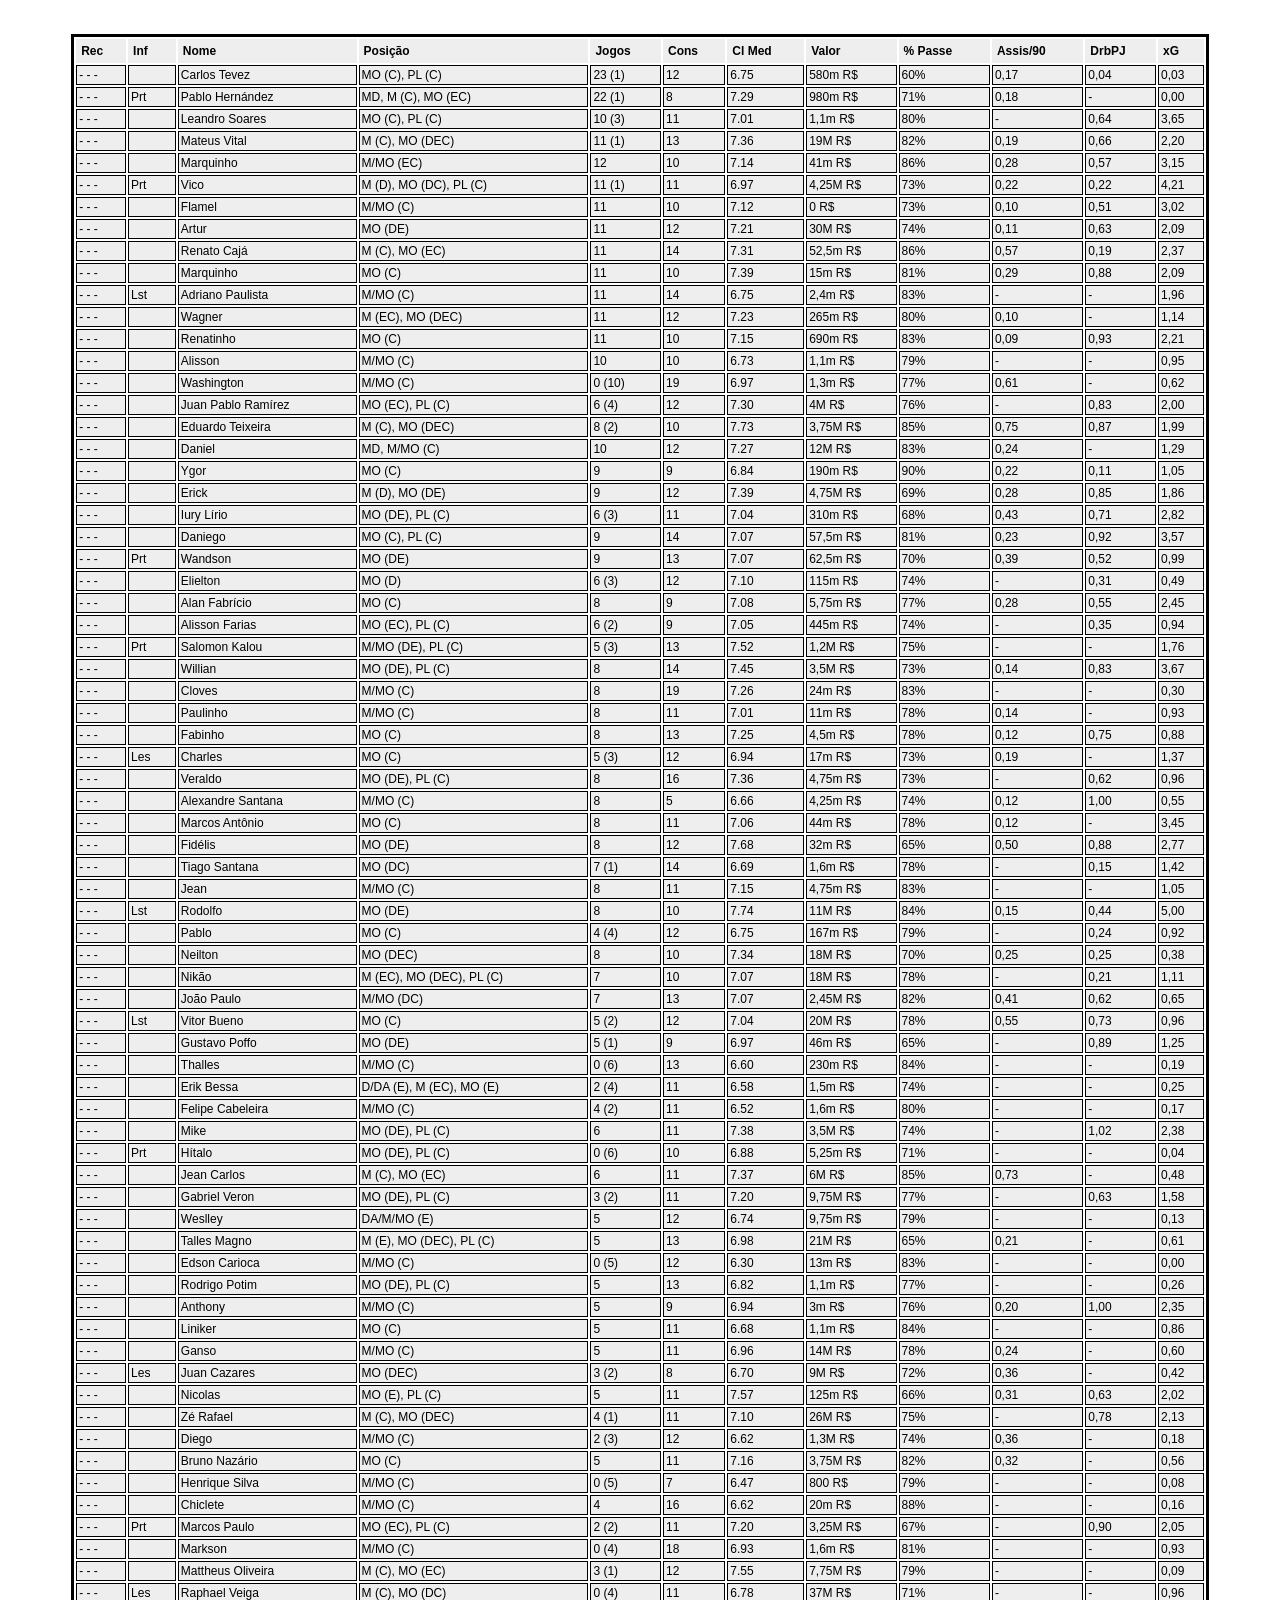
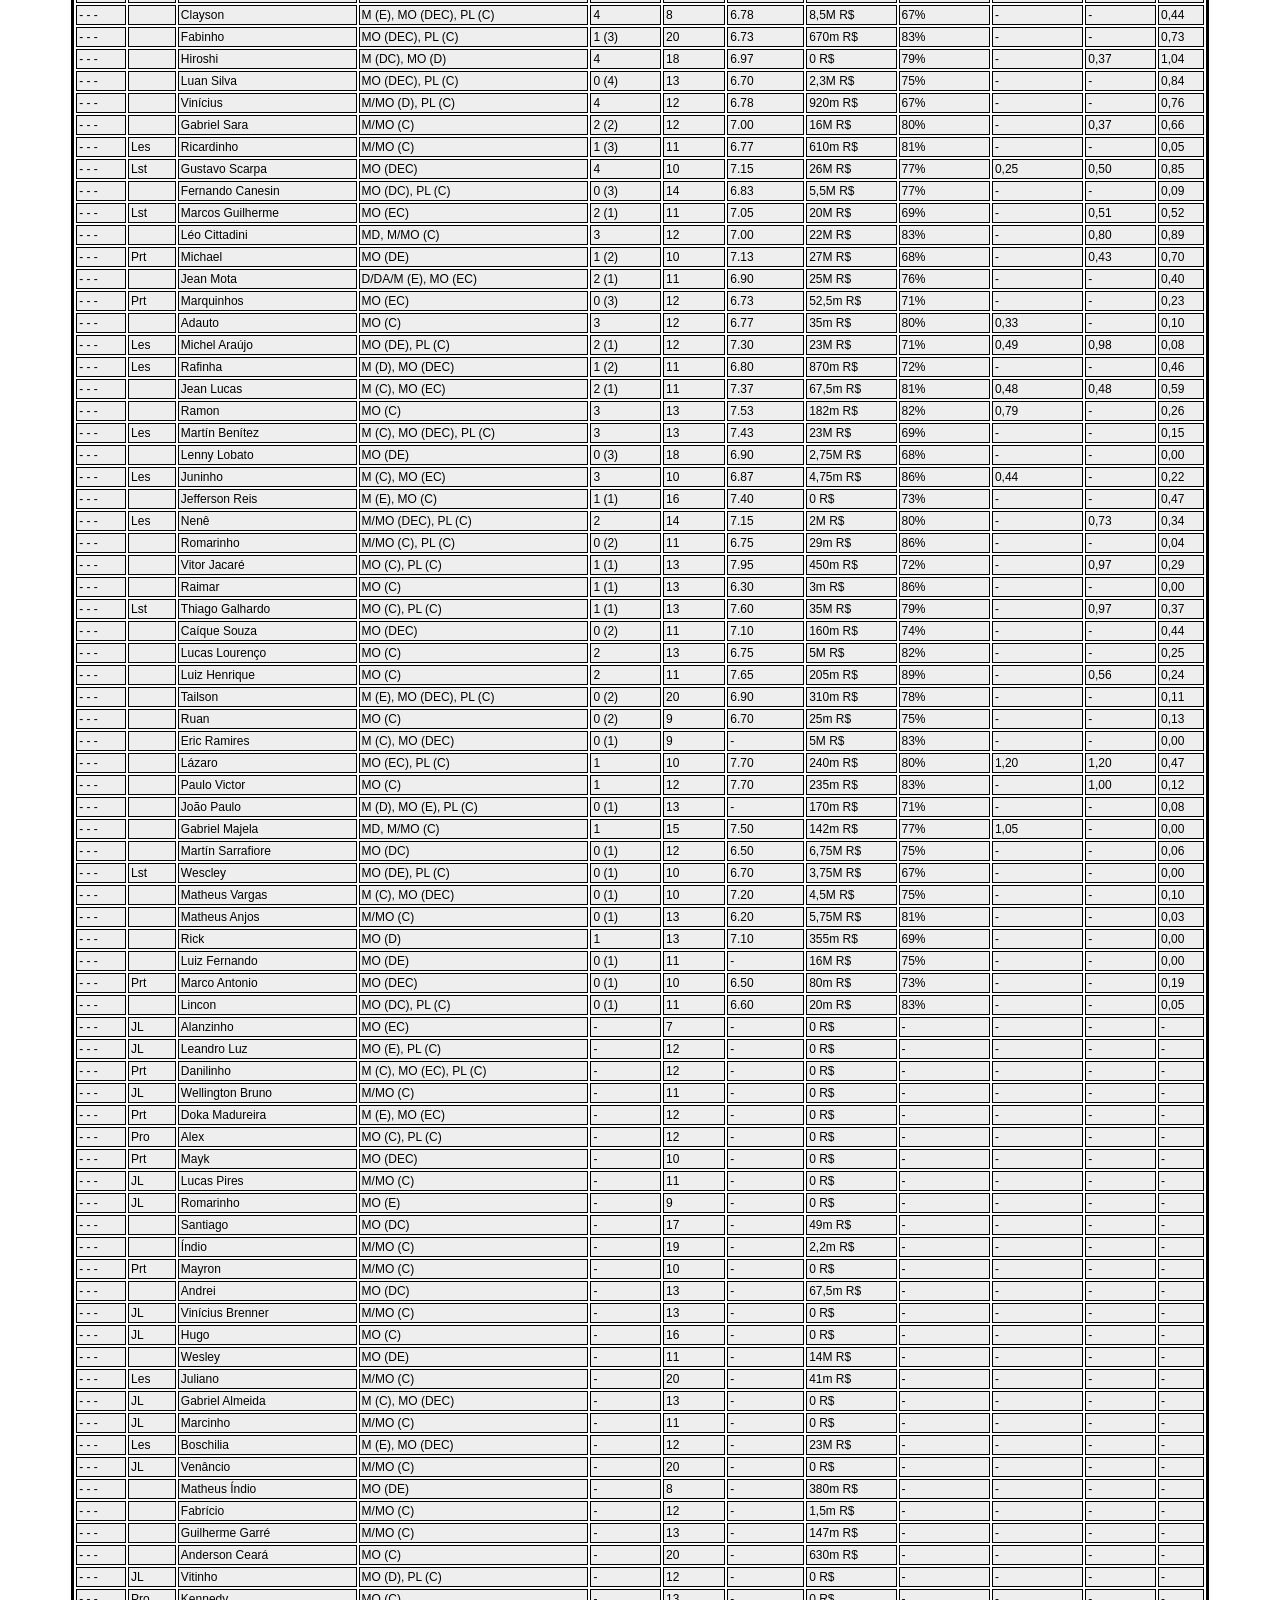
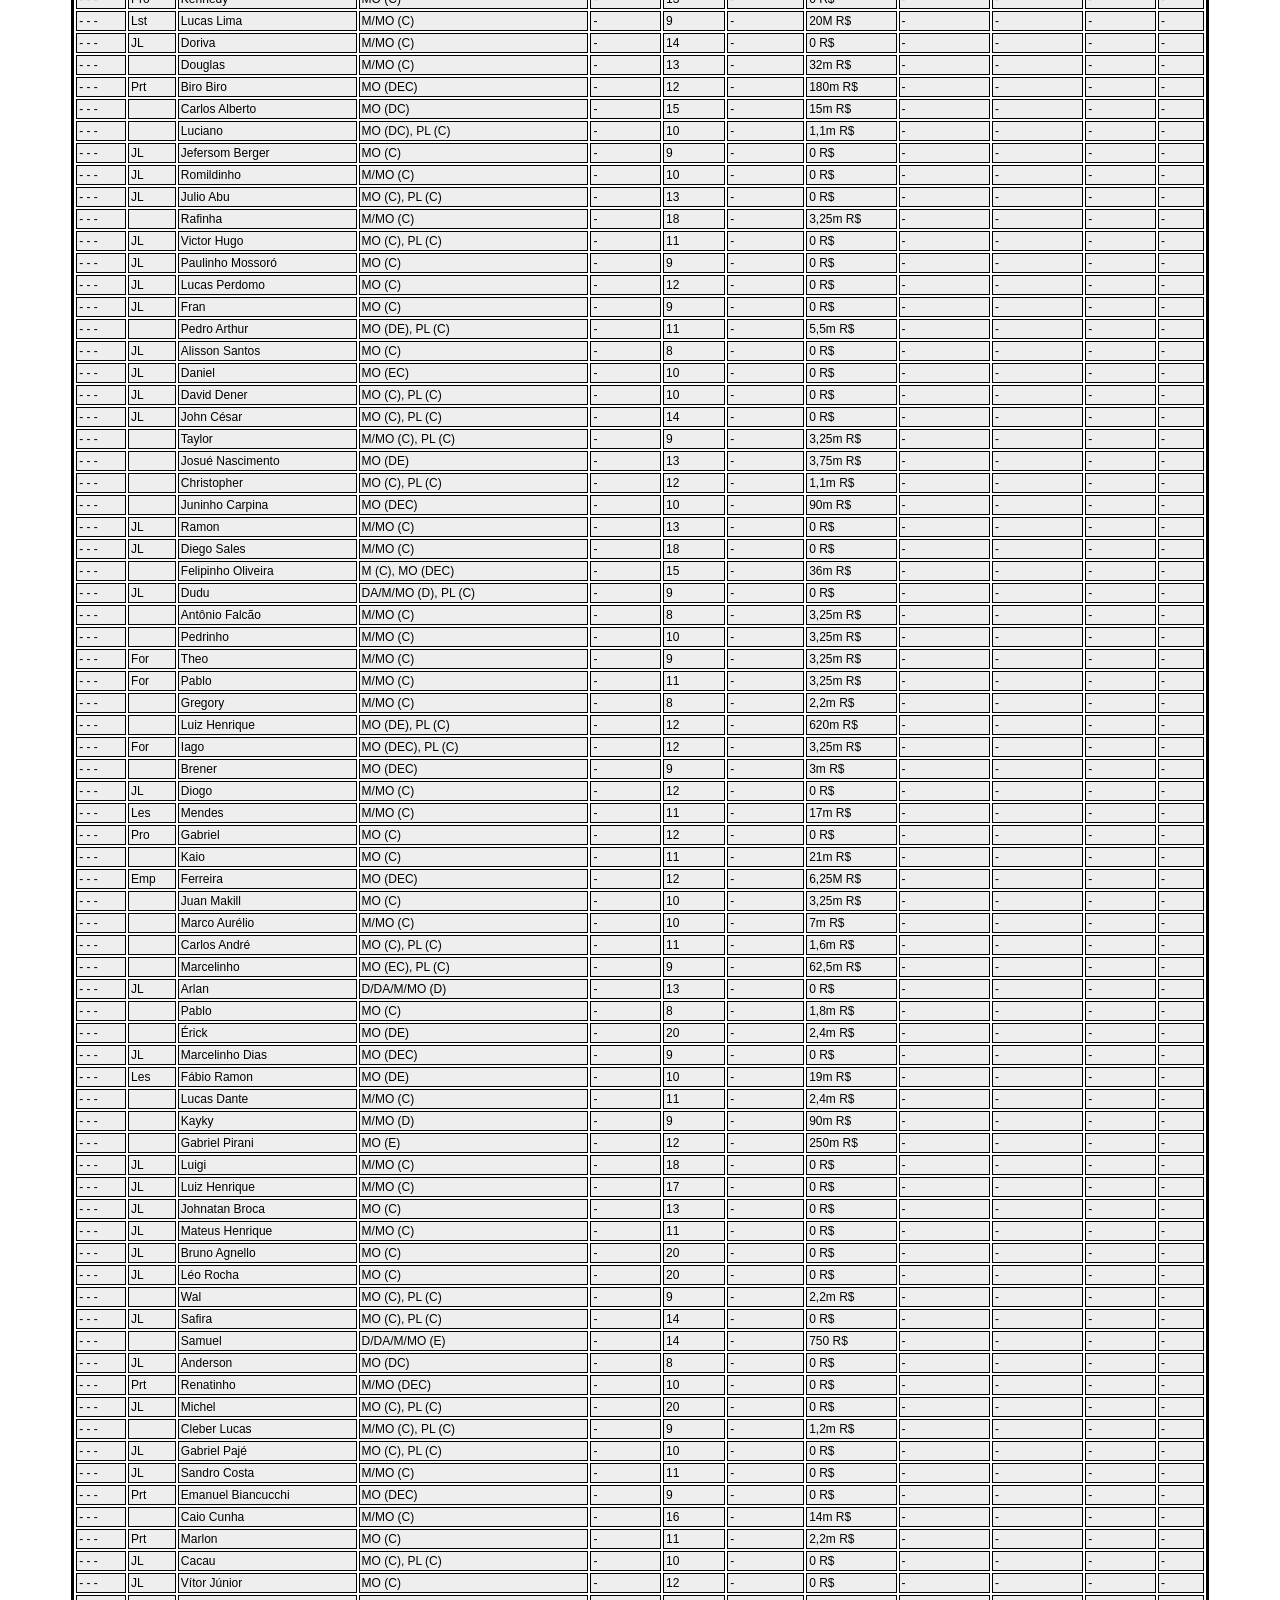
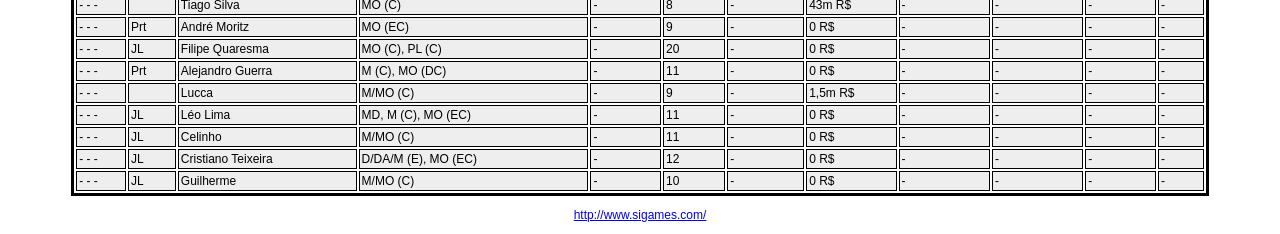
<file: meias.html>
<html>
<head>
<title><br/></title> 
<style type ="text/css">
body,td,th {
font-family: Verdana, Arial, Helvetica, sans-serif;
font-size: 12px;
}
th {
padding: 5px;
text-align: left;
}
td {
padding: 2px;
border-style: solid;
border-width: 1px
}
</style>
</head>
<body>
<center><B><br/>
</center></B>
<p>
<table bordercolor="#000000" width="90%" align="center">
<tr bgcolor="#EEEEEE">
	<th>Rec</th>

	<th>Inf</th>

	<th>Nome</th>

	<th>Posição</th>

	<th>Jogos</th>

	<th>Cons</th>

	<th>Cl Med</th>

	<th>Valor</th>

	<th>% Passe</th>

	<th>Assis/90</th>

	<th>DrbPJ</th>

	<th>xG</th>

</tr>
<tr bgcolor="#EEEEEE">
	<td>- -  - </td>

	<td></td>

	<td>Carlos Tevez</td>

	<td>MO (C), PL (C)</td>

	<td>23 (1)</td>

	<td>12</td>

	<td>6.75</td>

	<td>580m R$</td>

	<td>60%</td>

	<td>0,17</td>

	<td>0,04</td>

	<td>0,03</td>

</tr>
<tr bgcolor="#EEEEEE">
	<td>- -  - </td>

	<td>Prt</td>

	<td>Pablo Hernández</td>

	<td>MD, M (C), MO (EC)</td>

	<td>22 (1)</td>

	<td>8</td>

	<td>7.29</td>

	<td>980m R$</td>

	<td>71%</td>

	<td>0,18</td>

	<td>-</td>

	<td>0,00</td>

</tr>
<tr bgcolor="#EEEEEE">
	<td>- -  - </td>

	<td></td>

	<td>Leandro Soares</td>

	<td>MO (C), PL (C)</td>

	<td>10 (3)</td>

	<td>11</td>

	<td>7.01</td>

	<td>1,1m R$</td>

	<td>80%</td>

	<td>-</td>

	<td>0,64</td>

	<td>3,65</td>

</tr>
<tr bgcolor="#EEEEEE">
	<td>- -  - </td>

	<td></td>

	<td>Mateus Vital</td>

	<td>M (C), MO (DEC)</td>

	<td>11 (1)</td>

	<td>13</td>

	<td>7.36</td>

	<td>19M R$</td>

	<td>82%</td>

	<td>0,19</td>

	<td>0,66</td>

	<td>2,20</td>

</tr>
<tr bgcolor="#EEEEEE">
	<td>- -  - </td>

	<td></td>

	<td>Marquinho</td>

	<td>M/MO (EC)</td>

	<td>12</td>

	<td>10</td>

	<td>7.14</td>

	<td>41m R$</td>

	<td>86%</td>

	<td>0,28</td>

	<td>0,57</td>

	<td>3,15</td>

</tr>
<tr bgcolor="#EEEEEE">
	<td>- -  - </td>

	<td>Prt</td>

	<td>Vico</td>

	<td>M (D), MO (DC), PL (C)</td>

	<td>11 (1)</td>

	<td>11</td>

	<td>6.97</td>

	<td>4,25M R$</td>

	<td>73%</td>

	<td>0,22</td>

	<td>0,22</td>

	<td>4,21</td>

</tr>
<tr bgcolor="#EEEEEE">
	<td>- -  - </td>

	<td></td>

	<td>Flamel</td>

	<td>M/MO (C)</td>

	<td>11</td>

	<td>10</td>

	<td>7.12</td>

	<td>0 R$</td>

	<td>73%</td>

	<td>0,10</td>

	<td>0,51</td>

	<td>3,02</td>

</tr>
<tr bgcolor="#EEEEEE">
	<td>- -  - </td>

	<td></td>

	<td>Artur</td>

	<td>MO (DE)</td>

	<td>11</td>

	<td>12</td>

	<td>7.21</td>

	<td>30M R$</td>

	<td>74%</td>

	<td>0,11</td>

	<td>0,63</td>

	<td>2,09</td>

</tr>
<tr bgcolor="#EEEEEE">
	<td>- -  - </td>

	<td></td>

	<td>Renato Cajá</td>

	<td>M (C), MO (EC)</td>

	<td>11</td>

	<td>14</td>

	<td>7.31</td>

	<td>52,5m R$</td>

	<td>86%</td>

	<td>0,57</td>

	<td>0,19</td>

	<td>2,37</td>

</tr>
<tr bgcolor="#EEEEEE">
	<td>- -  - </td>

	<td></td>

	<td>Marquinho</td>

	<td>MO (C)</td>

	<td>11</td>

	<td>10</td>

	<td>7.39</td>

	<td>15m R$</td>

	<td>81%</td>

	<td>0,29</td>

	<td>0,88</td>

	<td>2,09</td>

</tr>
<tr bgcolor="#EEEEEE">
	<td>- -  - </td>

	<td>Lst</td>

	<td>Adriano Paulista</td>

	<td>M/MO (C)</td>

	<td>11</td>

	<td>14</td>

	<td>6.75</td>

	<td>2,4m R$</td>

	<td>83%</td>

	<td>-</td>

	<td>-</td>

	<td>1,96</td>

</tr>
<tr bgcolor="#EEEEEE">
	<td>- -  - </td>

	<td></td>

	<td>Wagner</td>

	<td>M (EC), MO (DEC)</td>

	<td>11</td>

	<td>12</td>

	<td>7.23</td>

	<td>265m R$</td>

	<td>80%</td>

	<td>0,10</td>

	<td>-</td>

	<td>1,14</td>

</tr>
<tr bgcolor="#EEEEEE">
	<td>- -  - </td>

	<td></td>

	<td>Renatinho</td>

	<td>MO (C)</td>

	<td>11</td>

	<td>10</td>

	<td>7.15</td>

	<td>690m R$</td>

	<td>83%</td>

	<td>0,09</td>

	<td>0,93</td>

	<td>2,21</td>

</tr>
<tr bgcolor="#EEEEEE">
	<td>- -  - </td>

	<td></td>

	<td>Alisson</td>

	<td>M/MO (C)</td>

	<td>10</td>

	<td>10</td>

	<td>6.73</td>

	<td>1,1m R$</td>

	<td>79%</td>

	<td>-</td>

	<td>-</td>

	<td>0,95</td>

</tr>
<tr bgcolor="#EEEEEE">
	<td>- -  - </td>

	<td></td>

	<td>Washington</td>

	<td>M/MO (C)</td>

	<td>0 (10)</td>

	<td>19</td>

	<td>6.97</td>

	<td>1,3m R$</td>

	<td>77%</td>

	<td>0,61</td>

	<td>-</td>

	<td>0,62</td>

</tr>
<tr bgcolor="#EEEEEE">
	<td>- -  - </td>

	<td></td>

	<td>Juan Pablo Ramírez</td>

	<td>MO (EC), PL (C)</td>

	<td>6 (4)</td>

	<td>12</td>

	<td>7.30</td>

	<td>4M R$</td>

	<td>76%</td>

	<td>-</td>

	<td>0,83</td>

	<td>2,00</td>

</tr>
<tr bgcolor="#EEEEEE">
	<td>- -  - </td>

	<td></td>

	<td>Eduardo Teixeira</td>

	<td>M (C), MO (DEC)</td>

	<td>8 (2)</td>

	<td>10</td>

	<td>7.73</td>

	<td>3,75M R$</td>

	<td>85%</td>

	<td>0,75</td>

	<td>0,87</td>

	<td>1,99</td>

</tr>
<tr bgcolor="#EEEEEE">
	<td>- -  - </td>

	<td></td>

	<td>Daniel</td>

	<td>MD, M/MO (C)</td>

	<td>10</td>

	<td>12</td>

	<td>7.27</td>

	<td>12M R$</td>

	<td>83%</td>

	<td>0,24</td>

	<td>-</td>

	<td>1,29</td>

</tr>
<tr bgcolor="#EEEEEE">
	<td>- -  - </td>

	<td></td>

	<td>Ygor</td>

	<td>MO (C)</td>

	<td>9</td>

	<td>9</td>

	<td>6.84</td>

	<td>190m R$</td>

	<td>90%</td>

	<td>0,22</td>

	<td>0,11</td>

	<td>1,05</td>

</tr>
<tr bgcolor="#EEEEEE">
	<td>- -  - </td>

	<td></td>

	<td>Erick</td>

	<td>M (D), MO (DE)</td>

	<td>9</td>

	<td>12</td>

	<td>7.39</td>

	<td>4,75M R$</td>

	<td>69%</td>

	<td>0,28</td>

	<td>0,85</td>

	<td>1,86</td>

</tr>
<tr bgcolor="#EEEEEE">
	<td>- -  - </td>

	<td></td>

	<td>Iury Lírio</td>

	<td>MO (DE), PL (C)</td>

	<td>6 (3)</td>

	<td>11</td>

	<td>7.04</td>

	<td>310m R$</td>

	<td>68%</td>

	<td>0,43</td>

	<td>0,71</td>

	<td>2,82</td>

</tr>
<tr bgcolor="#EEEEEE">
	<td>- -  - </td>

	<td></td>

	<td>Daniego</td>

	<td>MO (C), PL (C)</td>

	<td>9</td>

	<td>14</td>

	<td>7.07</td>

	<td>57,5m R$</td>

	<td>81%</td>

	<td>0,23</td>

	<td>0,92</td>

	<td>3,57</td>

</tr>
<tr bgcolor="#EEEEEE">
	<td>- -  - </td>

	<td>Prt</td>

	<td>Wandson</td>

	<td>MO (DE)</td>

	<td>9</td>

	<td>13</td>

	<td>7.07</td>

	<td>62,5m R$</td>

	<td>70%</td>

	<td>0,39</td>

	<td>0,52</td>

	<td>0,99</td>

</tr>
<tr bgcolor="#EEEEEE">
	<td>- -  - </td>

	<td></td>

	<td>Elielton</td>

	<td>MO (D)</td>

	<td>6 (3)</td>

	<td>12</td>

	<td>7.10</td>

	<td>115m R$</td>

	<td>74%</td>

	<td>-</td>

	<td>0,31</td>

	<td>0,49</td>

</tr>
<tr bgcolor="#EEEEEE">
	<td>- -  - </td>

	<td></td>

	<td>Alan Fabrício</td>

	<td>MO (C)</td>

	<td>8</td>

	<td>9</td>

	<td>7.08</td>

	<td>5,75m R$</td>

	<td>77%</td>

	<td>0,28</td>

	<td>0,55</td>

	<td>2,45</td>

</tr>
<tr bgcolor="#EEEEEE">
	<td>- -  - </td>

	<td></td>

	<td>Alisson Farias</td>

	<td>MO (EC), PL (C)</td>

	<td>6 (2)</td>

	<td>9</td>

	<td>7.05</td>

	<td>445m R$</td>

	<td>74%</td>

	<td>-</td>

	<td>0,35</td>

	<td>0,94</td>

</tr>
<tr bgcolor="#EEEEEE">
	<td>- -  - </td>

	<td>Prt</td>

	<td>Salomon Kalou</td>

	<td>M/MO (DE), PL (C)</td>

	<td>5 (3)</td>

	<td>13</td>

	<td>7.52</td>

	<td>1,2M R$</td>

	<td>75%</td>

	<td>-</td>

	<td>-</td>

	<td>1,76</td>

</tr>
<tr bgcolor="#EEEEEE">
	<td>- -  - </td>

	<td></td>

	<td>Willian</td>

	<td>MO (DE), PL (C)</td>

	<td>8</td>

	<td>14</td>

	<td>7.45</td>

	<td>3,5M R$</td>

	<td>73%</td>

	<td>0,14</td>

	<td>0,83</td>

	<td>3,67</td>

</tr>
<tr bgcolor="#EEEEEE">
	<td>- -  - </td>

	<td></td>

	<td>Cloves</td>

	<td>M/MO (C)</td>

	<td>8</td>

	<td>19</td>

	<td>7.26</td>

	<td>24m R$</td>

	<td>83%</td>

	<td>-</td>

	<td>-</td>

	<td>0,30</td>

</tr>
<tr bgcolor="#EEEEEE">
	<td>- -  - </td>

	<td></td>

	<td>Paulinho</td>

	<td>M/MO (C)</td>

	<td>8</td>

	<td>11</td>

	<td>7.01</td>

	<td>11m R$</td>

	<td>78%</td>

	<td>0,14</td>

	<td>-</td>

	<td>0,93</td>

</tr>
<tr bgcolor="#EEEEEE">
	<td>- -  - </td>

	<td></td>

	<td>Fabinho</td>

	<td>MO (C)</td>

	<td>8</td>

	<td>13</td>

	<td>7.25</td>

	<td>4,5m R$</td>

	<td>78%</td>

	<td>0,12</td>

	<td>0,75</td>

	<td>0,88</td>

</tr>
<tr bgcolor="#EEEEEE">
	<td>- -  - </td>

	<td>Les</td>

	<td>Charles</td>

	<td>MO (C)</td>

	<td>5 (3)</td>

	<td>12</td>

	<td>6.94</td>

	<td>17m R$</td>

	<td>73%</td>

	<td>0,19</td>

	<td>-</td>

	<td>1,37</td>

</tr>
<tr bgcolor="#EEEEEE">
	<td>- -  - </td>

	<td></td>

	<td>Veraldo</td>

	<td>MO (DE), PL (C)</td>

	<td>8</td>

	<td>16</td>

	<td>7.36</td>

	<td>4,75m R$</td>

	<td>73%</td>

	<td>-</td>

	<td>0,62</td>

	<td>0,96</td>

</tr>
<tr bgcolor="#EEEEEE">
	<td>- -  - </td>

	<td></td>

	<td>Alexandre Santana</td>

	<td>M/MO (C)</td>

	<td>8</td>

	<td>5</td>

	<td>6.66</td>

	<td>4,25m R$</td>

	<td>74%</td>

	<td>0,12</td>

	<td>1,00</td>

	<td>0,55</td>

</tr>
<tr bgcolor="#EEEEEE">
	<td>- -  - </td>

	<td></td>

	<td>Marcos Antônio</td>

	<td>MO (C)</td>

	<td>8</td>

	<td>11</td>

	<td>7.06</td>

	<td>44m R$</td>

	<td>78%</td>

	<td>0,12</td>

	<td>-</td>

	<td>3,45</td>

</tr>
<tr bgcolor="#EEEEEE">
	<td>- -  - </td>

	<td></td>

	<td>Fidélis</td>

	<td>MO (DE)</td>

	<td>8</td>

	<td>12</td>

	<td>7.68</td>

	<td>32m R$</td>

	<td>65%</td>

	<td>0,50</td>

	<td>0,88</td>

	<td>2,77</td>

</tr>
<tr bgcolor="#EEEEEE">
	<td>- -  - </td>

	<td></td>

	<td>Tiago Santana</td>

	<td>MO (DC)</td>

	<td>7 (1)</td>

	<td>14</td>

	<td>6.69</td>

	<td>1,6m R$</td>

	<td>78%</td>

	<td>-</td>

	<td>0,15</td>

	<td>1,42</td>

</tr>
<tr bgcolor="#EEEEEE">
	<td>- -  - </td>

	<td></td>

	<td>Jean</td>

	<td>M/MO (C)</td>

	<td>8</td>

	<td>11</td>

	<td>7.15</td>

	<td>4,75m R$</td>

	<td>83%</td>

	<td>-</td>

	<td>-</td>

	<td>1,05</td>

</tr>
<tr bgcolor="#EEEEEE">
	<td>- -  - </td>

	<td>Lst</td>

	<td>Rodolfo</td>

	<td>MO (DE)</td>

	<td>8</td>

	<td>10</td>

	<td>7.74</td>

	<td>11M R$</td>

	<td>84%</td>

	<td>0,15</td>

	<td>0,44</td>

	<td>5,00</td>

</tr>
<tr bgcolor="#EEEEEE">
	<td>- -  - </td>

	<td></td>

	<td>Pablo</td>

	<td>MO (C)</td>

	<td>4 (4)</td>

	<td>12</td>

	<td>6.75</td>

	<td>167m R$</td>

	<td>79%</td>

	<td>-</td>

	<td>0,24</td>

	<td>0,92</td>

</tr>
<tr bgcolor="#EEEEEE">
	<td>- -  - </td>

	<td></td>

	<td>Neilton</td>

	<td>MO (DEC)</td>

	<td>8</td>

	<td>10</td>

	<td>7.34</td>

	<td>18M R$</td>

	<td>70%</td>

	<td>0,25</td>

	<td>0,25</td>

	<td>0,38</td>

</tr>
<tr bgcolor="#EEEEEE">
	<td>- -  - </td>

	<td></td>

	<td>Nikão</td>

	<td>M (EC), MO (DEC), PL (C)</td>

	<td>7</td>

	<td>10</td>

	<td>7.07</td>

	<td>18M R$</td>

	<td>78%</td>

	<td>-</td>

	<td>0,21</td>

	<td>1,11</td>

</tr>
<tr bgcolor="#EEEEEE">
	<td>- -  - </td>

	<td></td>

	<td>João Paulo</td>

	<td>M/MO (DC)</td>

	<td>7</td>

	<td>13</td>

	<td>7.07</td>

	<td>2,45M R$</td>

	<td>82%</td>

	<td>0,41</td>

	<td>0,62</td>

	<td>0,65</td>

</tr>
<tr bgcolor="#EEEEEE">
	<td>- -  - </td>

	<td>Lst</td>

	<td>Vitor Bueno</td>

	<td>MO (C)</td>

	<td>5 (2)</td>

	<td>12</td>

	<td>7.04</td>

	<td>20M R$</td>

	<td>78%</td>

	<td>0,55</td>

	<td>0,73</td>

	<td>0,96</td>

</tr>
<tr bgcolor="#EEEEEE">
	<td>- -  - </td>

	<td></td>

	<td>Gustavo Poffo</td>

	<td>MO (DE)</td>

	<td>5 (1)</td>

	<td>9</td>

	<td>6.97</td>

	<td>46m R$</td>

	<td>65%</td>

	<td>-</td>

	<td>0,89</td>

	<td>1,25</td>

</tr>
<tr bgcolor="#EEEEEE">
	<td>- -  - </td>

	<td></td>

	<td>Thalles</td>

	<td>M/MO (C)</td>

	<td>0 (6)</td>

	<td>13</td>

	<td>6.60</td>

	<td>230m R$</td>

	<td>84%</td>

	<td>-</td>

	<td>-</td>

	<td>0,19</td>

</tr>
<tr bgcolor="#EEEEEE">
	<td>- -  - </td>

	<td></td>

	<td>Erik Bessa</td>

	<td>D/DA (E), M (EC), MO (E)</td>

	<td>2 (4)</td>

	<td>11</td>

	<td>6.58</td>

	<td>1,5m R$</td>

	<td>74%</td>

	<td>-</td>

	<td>-</td>

	<td>0,25</td>

</tr>
<tr bgcolor="#EEEEEE">
	<td>- -  - </td>

	<td></td>

	<td>Felipe Cabeleira</td>

	<td>M/MO (C)</td>

	<td>4 (2)</td>

	<td>11</td>

	<td>6.52</td>

	<td>1,6m R$</td>

	<td>80%</td>

	<td>-</td>

	<td>-</td>

	<td>0,17</td>

</tr>
<tr bgcolor="#EEEEEE">
	<td>- -  - </td>

	<td></td>

	<td>Mike</td>

	<td>MO (DE), PL (C)</td>

	<td>6</td>

	<td>11</td>

	<td>7.38</td>

	<td>3,5M R$</td>

	<td>74%</td>

	<td>-</td>

	<td>1,02</td>

	<td>2,38</td>

</tr>
<tr bgcolor="#EEEEEE">
	<td>- -  - </td>

	<td>Prt</td>

	<td>Hítalo</td>

	<td>MO (DE), PL (C)</td>

	<td>0 (6)</td>

	<td>10</td>

	<td>6.88</td>

	<td>5,25m R$</td>

	<td>71%</td>

	<td>-</td>

	<td>-</td>

	<td>0,04</td>

</tr>
<tr bgcolor="#EEEEEE">
	<td>- -  - </td>

	<td></td>

	<td>Jean Carlos</td>

	<td>M (C), MO (EC)</td>

	<td>6</td>

	<td>11</td>

	<td>7.37</td>

	<td>6M R$</td>

	<td>85%</td>

	<td>0,73</td>

	<td>-</td>

	<td>0,48</td>

</tr>
<tr bgcolor="#EEEEEE">
	<td>- -  - </td>

	<td></td>

	<td>Gabriel Veron</td>

	<td>MO (DE), PL (C)</td>

	<td>3 (2)</td>

	<td>11</td>

	<td>7.20</td>

	<td>9,75M R$</td>

	<td>77%</td>

	<td>-</td>

	<td>0,63</td>

	<td>1,58</td>

</tr>
<tr bgcolor="#EEEEEE">
	<td>- -  - </td>

	<td></td>

	<td>Weslley</td>

	<td>DA/M/MO (E)</td>

	<td>5</td>

	<td>12</td>

	<td>6.74</td>

	<td>9,75m R$</td>

	<td>79%</td>

	<td>-</td>

	<td>-</td>

	<td>0,13</td>

</tr>
<tr bgcolor="#EEEEEE">
	<td>- -  - </td>

	<td></td>

	<td>Talles Magno</td>

	<td>M (E), MO (DEC), PL (C)</td>

	<td>5</td>

	<td>13</td>

	<td>6.98</td>

	<td>21M R$</td>

	<td>65%</td>

	<td>0,21</td>

	<td>-</td>

	<td>0,61</td>

</tr>
<tr bgcolor="#EEEEEE">
	<td>- -  - </td>

	<td></td>

	<td>Edson Carioca</td>

	<td>M/MO (C)</td>

	<td>0 (5)</td>

	<td>12</td>

	<td>6.30</td>

	<td>13m R$</td>

	<td>83%</td>

	<td>-</td>

	<td>-</td>

	<td>0,00</td>

</tr>
<tr bgcolor="#EEEEEE">
	<td>- -  - </td>

	<td></td>

	<td>Rodrigo Potim</td>

	<td>MO (DE), PL (C)</td>

	<td>5</td>

	<td>13</td>

	<td>6.82</td>

	<td>1,1m R$</td>

	<td>77%</td>

	<td>-</td>

	<td>-</td>

	<td>0,26</td>

</tr>
<tr bgcolor="#EEEEEE">
	<td>- -  - </td>

	<td></td>

	<td>Anthony</td>

	<td>M/MO (C)</td>

	<td>5</td>

	<td>9</td>

	<td>6.94</td>

	<td>3m R$</td>

	<td>76%</td>

	<td>0,20</td>

	<td>1,00</td>

	<td>2,35</td>

</tr>
<tr bgcolor="#EEEEEE">
	<td>- -  - </td>

	<td></td>

	<td>Liniker</td>

	<td>MO (C)</td>

	<td>5</td>

	<td>11</td>

	<td>6.68</td>

	<td>1,1m R$</td>

	<td>84%</td>

	<td>-</td>

	<td>-</td>

	<td>0,86</td>

</tr>
<tr bgcolor="#EEEEEE">
	<td>- -  - </td>

	<td></td>

	<td>Ganso</td>

	<td>M/MO (C)</td>

	<td>5</td>

	<td>11</td>

	<td>6.96</td>

	<td>14M R$</td>

	<td>78%</td>

	<td>0,24</td>

	<td>-</td>

	<td>0,60</td>

</tr>
<tr bgcolor="#EEEEEE">
	<td>- -  - </td>

	<td>Les</td>

	<td>Juan Cazares</td>

	<td>MO (DEC)</td>

	<td>3 (2)</td>

	<td>8</td>

	<td>6.70</td>

	<td>9M R$</td>

	<td>72%</td>

	<td>0,36</td>

	<td>-</td>

	<td>0,42</td>

</tr>
<tr bgcolor="#EEEEEE">
	<td>- -  - </td>

	<td></td>

	<td>Nicolas</td>

	<td>MO (E), PL (C)</td>

	<td>5</td>

	<td>11</td>

	<td>7.57</td>

	<td>125m R$</td>

	<td>66%</td>

	<td>0,31</td>

	<td>0,63</td>

	<td>2,02</td>

</tr>
<tr bgcolor="#EEEEEE">
	<td>- -  - </td>

	<td></td>

	<td>Zé Rafael</td>

	<td>M (C), MO (DEC)</td>

	<td>4 (1)</td>

	<td>11</td>

	<td>7.10</td>

	<td>26M R$</td>

	<td>75%</td>

	<td>-</td>

	<td>0,78</td>

	<td>2,13</td>

</tr>
<tr bgcolor="#EEEEEE">
	<td>- -  - </td>

	<td></td>

	<td>Diego</td>

	<td>M/MO (C)</td>

	<td>2 (3)</td>

	<td>12</td>

	<td>6.62</td>

	<td>1,3M R$</td>

	<td>74%</td>

	<td>0,36</td>

	<td>-</td>

	<td>0,18</td>

</tr>
<tr bgcolor="#EEEEEE">
	<td>- -  - </td>

	<td></td>

	<td>Bruno Nazário</td>

	<td>MO (C)</td>

	<td>5</td>

	<td>11</td>

	<td>7.16</td>

	<td>3,75M R$</td>

	<td>82%</td>

	<td>0,32</td>

	<td>-</td>

	<td>0,56</td>

</tr>
<tr bgcolor="#EEEEEE">
	<td>- -  - </td>

	<td></td>

	<td>Henrique Silva</td>

	<td>M/MO (C)</td>

	<td>0 (5)</td>

	<td>7</td>

	<td>6.47</td>

	<td>800 R$</td>

	<td>79%</td>

	<td>-</td>

	<td>-</td>

	<td>0,08</td>

</tr>
<tr bgcolor="#EEEEEE">
	<td>- -  - </td>

	<td></td>

	<td>Chiclete</td>

	<td>M/MO (C)</td>

	<td>4</td>

	<td>16</td>

	<td>6.62</td>

	<td>20m R$</td>

	<td>88%</td>

	<td>-</td>

	<td>-</td>

	<td>0,16</td>

</tr>
<tr bgcolor="#EEEEEE">
	<td>- -  - </td>

	<td>Prt</td>

	<td>Marcos Paulo</td>

	<td>MO (EC), PL (C)</td>

	<td>2 (2)</td>

	<td>11</td>

	<td>7.20</td>

	<td>3,25M R$</td>

	<td>67%</td>

	<td>-</td>

	<td>0,90</td>

	<td>2,05</td>

</tr>
<tr bgcolor="#EEEEEE">
	<td>- -  - </td>

	<td></td>

	<td>Markson</td>

	<td>M/MO (C)</td>

	<td>0 (4)</td>

	<td>18</td>

	<td>6.93</td>

	<td>1,6m R$</td>

	<td>81%</td>

	<td>-</td>

	<td>-</td>

	<td>0,93</td>

</tr>
<tr bgcolor="#EEEEEE">
	<td>- -  - </td>

	<td></td>

	<td>Mattheus Oliveira</td>

	<td>M (C), MO (EC)</td>

	<td>3 (1)</td>

	<td>12</td>

	<td>7.55</td>

	<td>7,75M R$</td>

	<td>79%</td>

	<td>-</td>

	<td>-</td>

	<td>0,09</td>

</tr>
<tr bgcolor="#EEEEEE">
	<td>- -  - </td>

	<td>Les</td>

	<td>Raphael Veiga</td>

	<td>M (C), MO (DC)</td>

	<td>0 (4)</td>

	<td>11</td>

	<td>6.78</td>

	<td>37M R$</td>

	<td>71%</td>

	<td>-</td>

	<td>-</td>

	<td>0,96</td>

</tr>
<tr bgcolor="#EEEEEE">
	<td>- -  - </td>

	<td></td>

	<td>Clayson</td>

	<td>M (E), MO (DEC), PL (C)</td>

	<td>4</td>

	<td>8</td>

	<td>6.78</td>

	<td>8,5M R$</td>

	<td>67%</td>

	<td>-</td>

	<td>-</td>

	<td>0,44</td>

</tr>
<tr bgcolor="#EEEEEE">
	<td>- -  - </td>

	<td></td>

	<td>Fabinho</td>

	<td>MO (DEC), PL (C)</td>

	<td>1 (3)</td>

	<td>20</td>

	<td>6.73</td>

	<td>670m R$</td>

	<td>83%</td>

	<td>-</td>

	<td>-</td>

	<td>0,73</td>

</tr>
<tr bgcolor="#EEEEEE">
	<td>- -  - </td>

	<td></td>

	<td>Hiroshi</td>

	<td>M (DC), MO (D)</td>

	<td>4</td>

	<td>18</td>

	<td>6.97</td>

	<td>0 R$</td>

	<td>79%</td>

	<td>-</td>

	<td>0,37</td>

	<td>1,04</td>

</tr>
<tr bgcolor="#EEEEEE">
	<td>- -  - </td>

	<td></td>

	<td>Luan Silva</td>

	<td>MO (DEC), PL (C)</td>

	<td>0 (4)</td>

	<td>13</td>

	<td>6.70</td>

	<td>2,3M R$</td>

	<td>75%</td>

	<td>-</td>

	<td>-</td>

	<td>0,84</td>

</tr>
<tr bgcolor="#EEEEEE">
	<td>- -  - </td>

	<td></td>

	<td>Vinícius</td>

	<td>M/MO (D), PL (C)</td>

	<td>4</td>

	<td>12</td>

	<td>6.78</td>

	<td>920m R$</td>

	<td>67%</td>

	<td>-</td>

	<td>-</td>

	<td>0,76</td>

</tr>
<tr bgcolor="#EEEEEE">
	<td>- -  - </td>

	<td></td>

	<td>Gabriel Sara</td>

	<td>M/MO (C)</td>

	<td>2 (2)</td>

	<td>12</td>

	<td>7.00</td>

	<td>16M R$</td>

	<td>80%</td>

	<td>-</td>

	<td>0,37</td>

	<td>0,66</td>

</tr>
<tr bgcolor="#EEEEEE">
	<td>- -  - </td>

	<td>Les</td>

	<td>Ricardinho</td>

	<td>M/MO (C)</td>

	<td>1 (3)</td>

	<td>11</td>

	<td>6.77</td>

	<td>610m R$</td>

	<td>81%</td>

	<td>-</td>

	<td>-</td>

	<td>0,05</td>

</tr>
<tr bgcolor="#EEEEEE">
	<td>- -  - </td>

	<td>Lst</td>

	<td>Gustavo Scarpa</td>

	<td>MO (DEC)</td>

	<td>4</td>

	<td>10</td>

	<td>7.15</td>

	<td>26M R$</td>

	<td>77%</td>

	<td>0,25</td>

	<td>0,50</td>

	<td>0,85</td>

</tr>
<tr bgcolor="#EEEEEE">
	<td>- -  - </td>

	<td></td>

	<td>Fernando Canesin</td>

	<td>MO (DC), PL (C)</td>

	<td>0 (3)</td>

	<td>14</td>

	<td>6.83</td>

	<td>5,5M R$</td>

	<td>77%</td>

	<td>-</td>

	<td>-</td>

	<td>0,09</td>

</tr>
<tr bgcolor="#EEEEEE">
	<td>- -  - </td>

	<td>Lst</td>

	<td>Marcos Guilherme</td>

	<td>MO (EC)</td>

	<td>2 (1)</td>

	<td>11</td>

	<td>7.05</td>

	<td>20M R$</td>

	<td>69%</td>

	<td>-</td>

	<td>0,51</td>

	<td>0,52</td>

</tr>
<tr bgcolor="#EEEEEE">
	<td>- -  - </td>

	<td></td>

	<td>Léo Cittadini</td>

	<td>MD, M/MO (C)</td>

	<td>3</td>

	<td>12</td>

	<td>7.00</td>

	<td>22M R$</td>

	<td>83%</td>

	<td>-</td>

	<td>0,80</td>

	<td>0,89</td>

</tr>
<tr bgcolor="#EEEEEE">
	<td>- -  - </td>

	<td>Prt</td>

	<td>Michael</td>

	<td>MO (DE)</td>

	<td>1 (2)</td>

	<td>10</td>

	<td>7.13</td>

	<td>27M R$</td>

	<td>68%</td>

	<td>-</td>

	<td>0,43</td>

	<td>0,70</td>

</tr>
<tr bgcolor="#EEEEEE">
	<td>- -  - </td>

	<td></td>

	<td>Jean Mota</td>

	<td>D/DA/M (E), MO (EC)</td>

	<td>2 (1)</td>

	<td>11</td>

	<td>6.90</td>

	<td>25M R$</td>

	<td>76%</td>

	<td>-</td>

	<td>-</td>

	<td>0,40</td>

</tr>
<tr bgcolor="#EEEEEE">
	<td>- -  - </td>

	<td>Prt</td>

	<td>Marquinhos</td>

	<td>MO (EC)</td>

	<td>0 (3)</td>

	<td>12</td>

	<td>6.73</td>

	<td>52,5m R$</td>

	<td>71%</td>

	<td>-</td>

	<td>-</td>

	<td>0,23</td>

</tr>
<tr bgcolor="#EEEEEE">
	<td>- -  - </td>

	<td></td>

	<td>Adauto</td>

	<td>MO (C)</td>

	<td>3</td>

	<td>12</td>

	<td>6.77</td>

	<td>35m R$</td>

	<td>80%</td>

	<td>0,33</td>

	<td>-</td>

	<td>0,10</td>

</tr>
<tr bgcolor="#EEEEEE">
	<td>- -  - </td>

	<td>Les</td>

	<td>Michel Araújo</td>

	<td>MO (DE), PL (C)</td>

	<td>2 (1)</td>

	<td>12</td>

	<td>7.30</td>

	<td>23M R$</td>

	<td>71%</td>

	<td>0,49</td>

	<td>0,98</td>

	<td>0,08</td>

</tr>
<tr bgcolor="#EEEEEE">
	<td>- -  - </td>

	<td>Les</td>

	<td>Rafinha</td>

	<td>M (D), MO (DEC)</td>

	<td>1 (2)</td>

	<td>11</td>

	<td>6.80</td>

	<td>870m R$</td>

	<td>72%</td>

	<td>-</td>

	<td>-</td>

	<td>0,46</td>

</tr>
<tr bgcolor="#EEEEEE">
	<td>- -  - </td>

	<td></td>

	<td>Jean Lucas</td>

	<td>M (C), MO (EC)</td>

	<td>2 (1)</td>

	<td>11</td>

	<td>7.37</td>

	<td>67,5m R$</td>

	<td>81%</td>

	<td>0,48</td>

	<td>0,48</td>

	<td>0,59</td>

</tr>
<tr bgcolor="#EEEEEE">
	<td>- -  - </td>

	<td></td>

	<td>Ramon</td>

	<td>MO (C)</td>

	<td>3</td>

	<td>13</td>

	<td>7.53</td>

	<td>182m R$</td>

	<td>82%</td>

	<td>0,79</td>

	<td>-</td>

	<td>0,26</td>

</tr>
<tr bgcolor="#EEEEEE">
	<td>- -  - </td>

	<td>Les</td>

	<td>Martín Benítez</td>

	<td>M (C), MO (DEC), PL (C)</td>

	<td>3</td>

	<td>13</td>

	<td>7.43</td>

	<td>23M R$</td>

	<td>69%</td>

	<td>-</td>

	<td>-</td>

	<td>0,15</td>

</tr>
<tr bgcolor="#EEEEEE">
	<td>- -  - </td>

	<td></td>

	<td>Lenny Lobato</td>

	<td>MO (DE)</td>

	<td>0 (3)</td>

	<td>18</td>

	<td>6.90</td>

	<td>2,75M R$</td>

	<td>68%</td>

	<td>-</td>

	<td>-</td>

	<td>0,00</td>

</tr>
<tr bgcolor="#EEEEEE">
	<td>- -  - </td>

	<td>Les</td>

	<td>Juninho</td>

	<td>M (C), MO (EC)</td>

	<td>3</td>

	<td>10</td>

	<td>6.87</td>

	<td>4,75m R$</td>

	<td>86%</td>

	<td>0,44</td>

	<td>-</td>

	<td>0,22</td>

</tr>
<tr bgcolor="#EEEEEE">
	<td>- -  - </td>

	<td></td>

	<td>Jefferson Reis</td>

	<td>M (E), MO (C)</td>

	<td>1 (1)</td>

	<td>16</td>

	<td>7.40</td>

	<td>0 R$</td>

	<td>73%</td>

	<td>-</td>

	<td>-</td>

	<td>0,47</td>

</tr>
<tr bgcolor="#EEEEEE">
	<td>- -  - </td>

	<td>Les</td>

	<td>Nenê</td>

	<td>M/MO (DEC), PL (C)</td>

	<td>2</td>

	<td>14</td>

	<td>7.15</td>

	<td>2M R$</td>

	<td>80%</td>

	<td>-</td>

	<td>0,73</td>

	<td>0,34</td>

</tr>
<tr bgcolor="#EEEEEE">
	<td>- -  - </td>

	<td></td>

	<td>Romarinho</td>

	<td>M/MO (C), PL (C)</td>

	<td>0 (2)</td>

	<td>11</td>

	<td>6.75</td>

	<td>29m R$</td>

	<td>86%</td>

	<td>-</td>

	<td>-</td>

	<td>0,04</td>

</tr>
<tr bgcolor="#EEEEEE">
	<td>- -  - </td>

	<td></td>

	<td>Vitor Jacaré</td>

	<td>MO (C), PL (C)</td>

	<td>1 (1)</td>

	<td>13</td>

	<td>7.95</td>

	<td>450m R$</td>

	<td>72%</td>

	<td>-</td>

	<td>0,97</td>

	<td>0,29</td>

</tr>
<tr bgcolor="#EEEEEE">
	<td>- -  - </td>

	<td></td>

	<td>Raimar</td>

	<td>MO (C)</td>

	<td>1 (1)</td>

	<td>13</td>

	<td>6.30</td>

	<td>3m R$</td>

	<td>86%</td>

	<td>-</td>

	<td>-</td>

	<td>0,00</td>

</tr>
<tr bgcolor="#EEEEEE">
	<td>- -  - </td>

	<td>Lst</td>

	<td>Thiago Galhardo</td>

	<td>MO (C), PL (C)</td>

	<td>1 (1)</td>

	<td>13</td>

	<td>7.60</td>

	<td>35M R$</td>

	<td>79%</td>

	<td>-</td>

	<td>0,97</td>

	<td>0,37</td>

</tr>
<tr bgcolor="#EEEEEE">
	<td>- -  - </td>

	<td></td>

	<td>Caíque Souza</td>

	<td>MO (DEC)</td>

	<td>0 (2)</td>

	<td>11</td>

	<td>7.10</td>

	<td>160m R$</td>

	<td>74%</td>

	<td>-</td>

	<td>-</td>

	<td>0,44</td>

</tr>
<tr bgcolor="#EEEEEE">
	<td>- -  - </td>

	<td></td>

	<td>Lucas Lourenço</td>

	<td>MO (C)</td>

	<td>2</td>

	<td>13</td>

	<td>6.75</td>

	<td>5M R$</td>

	<td>82%</td>

	<td>-</td>

	<td>-</td>

	<td>0,25</td>

</tr>
<tr bgcolor="#EEEEEE">
	<td>- -  - </td>

	<td></td>

	<td>Luiz Henrique</td>

	<td>MO (C)</td>

	<td>2</td>

	<td>11</td>

	<td>7.65</td>

	<td>205m R$</td>

	<td>89%</td>

	<td>-</td>

	<td>0,56</td>

	<td>0,24</td>

</tr>
<tr bgcolor="#EEEEEE">
	<td>- -  - </td>

	<td></td>

	<td>Tailson</td>

	<td>M (E), MO (DEC), PL (C)</td>

	<td>0 (2)</td>

	<td>20</td>

	<td>6.90</td>

	<td>310m R$</td>

	<td>78%</td>

	<td>-</td>

	<td>-</td>

	<td>0,11</td>

</tr>
<tr bgcolor="#EEEEEE">
	<td>- -  - </td>

	<td></td>

	<td>Ruan</td>

	<td>MO (C)</td>

	<td>0 (2)</td>

	<td>9</td>

	<td>6.70</td>

	<td>25m R$</td>

	<td>75%</td>

	<td>-</td>

	<td>-</td>

	<td>0,13</td>

</tr>
<tr bgcolor="#EEEEEE">
	<td>- -  - </td>

	<td></td>

	<td>Eric Ramires</td>

	<td>M (C), MO (DEC)</td>

	<td>0 (1)</td>

	<td>9</td>

	<td>-</td>

	<td>5M R$</td>

	<td>83%</td>

	<td>-</td>

	<td>-</td>

	<td>0,00</td>

</tr>
<tr bgcolor="#EEEEEE">
	<td>- -  - </td>

	<td></td>

	<td>Lázaro</td>

	<td>MO (EC), PL (C)</td>

	<td>1</td>

	<td>10</td>

	<td>7.70</td>

	<td>240m R$</td>

	<td>80%</td>

	<td>1,20</td>

	<td>1,20</td>

	<td>0,47</td>

</tr>
<tr bgcolor="#EEEEEE">
	<td>- -  - </td>

	<td></td>

	<td>Paulo Victor</td>

	<td>MO (C)</td>

	<td>1</td>

	<td>12</td>

	<td>7.70</td>

	<td>235m R$</td>

	<td>83%</td>

	<td>-</td>

	<td>1,00</td>

	<td>0,12</td>

</tr>
<tr bgcolor="#EEEEEE">
	<td>- -  - </td>

	<td></td>

	<td>João Paulo</td>

	<td>M (D), MO (E), PL (C)</td>

	<td>0 (1)</td>

	<td>13</td>

	<td>-</td>

	<td>170m R$</td>

	<td>71%</td>

	<td>-</td>

	<td>-</td>

	<td>0,08</td>

</tr>
<tr bgcolor="#EEEEEE">
	<td>- -  - </td>

	<td></td>

	<td>Gabriel Majela</td>

	<td>MD, M/MO (C)</td>

	<td>1</td>

	<td>15</td>

	<td>7.50</td>

	<td>142m R$</td>

	<td>77%</td>

	<td>1,05</td>

	<td>-</td>

	<td>0,00</td>

</tr>
<tr bgcolor="#EEEEEE">
	<td>- -  - </td>

	<td></td>

	<td>Martín Sarrafiore</td>

	<td>MO (DC)</td>

	<td>0 (1)</td>

	<td>12</td>

	<td>6.50</td>

	<td>6,75M R$</td>

	<td>75%</td>

	<td>-</td>

	<td>-</td>

	<td>0,06</td>

</tr>
<tr bgcolor="#EEEEEE">
	<td>- -  - </td>

	<td>Lst</td>

	<td>Wescley</td>

	<td>MO (DE), PL (C)</td>

	<td>0 (1)</td>

	<td>10</td>

	<td>6.70</td>

	<td>3,75M R$</td>

	<td>67%</td>

	<td>-</td>

	<td>-</td>

	<td>0,00</td>

</tr>
<tr bgcolor="#EEEEEE">
	<td>- -  - </td>

	<td></td>

	<td>Matheus Vargas</td>

	<td>M (C), MO (DEC)</td>

	<td>0 (1)</td>

	<td>10</td>

	<td>7.20</td>

	<td>4,5M R$</td>

	<td>75%</td>

	<td>-</td>

	<td>-</td>

	<td>0,10</td>

</tr>
<tr bgcolor="#EEEEEE">
	<td>- -  - </td>

	<td></td>

	<td>Matheus Anjos</td>

	<td>M/MO (C)</td>

	<td>0 (1)</td>

	<td>13</td>

	<td>6.20</td>

	<td>5,75M R$</td>

	<td>81%</td>

	<td>-</td>

	<td>-</td>

	<td>0,03</td>

</tr>
<tr bgcolor="#EEEEEE">
	<td>- -  - </td>

	<td></td>

	<td>Rick</td>

	<td>MO (D)</td>

	<td>1</td>

	<td>13</td>

	<td>7.10</td>

	<td>355m R$</td>

	<td>69%</td>

	<td>-</td>

	<td>-</td>

	<td>0,00</td>

</tr>
<tr bgcolor="#EEEEEE">
	<td>- -  - </td>

	<td></td>

	<td>Luiz Fernando</td>

	<td>MO (DE)</td>

	<td>0 (1)</td>

	<td>11</td>

	<td>-</td>

	<td>16M R$</td>

	<td>75%</td>

	<td>-</td>

	<td>-</td>

	<td>0,00</td>

</tr>
<tr bgcolor="#EEEEEE">
	<td>- -  - </td>

	<td>Prt</td>

	<td>Marco Antonio</td>

	<td>MO (DEC)</td>

	<td>0 (1)</td>

	<td>10</td>

	<td>6.50</td>

	<td>80m R$</td>

	<td>73%</td>

	<td>-</td>

	<td>-</td>

	<td>0,19</td>

</tr>
<tr bgcolor="#EEEEEE">
	<td>- -  - </td>

	<td></td>

	<td>Lincon</td>

	<td>MO (DC), PL (C)</td>

	<td>0 (1)</td>

	<td>11</td>

	<td>6.60</td>

	<td>20m R$</td>

	<td>83%</td>

	<td>-</td>

	<td>-</td>

	<td>0,05</td>

</tr>
<tr bgcolor="#EEEEEE">
	<td>- -  - </td>

	<td>JL</td>

	<td>Alanzinho</td>

	<td>MO (EC)</td>

	<td>-</td>

	<td>7</td>

	<td>-</td>

	<td>0 R$</td>

	<td>-</td>

	<td>-</td>

	<td>-</td>

	<td>-</td>

</tr>
<tr bgcolor="#EEEEEE">
	<td>- -  - </td>

	<td>JL</td>

	<td>Leandro Luz</td>

	<td>MO (E), PL (C)</td>

	<td>-</td>

	<td>12</td>

	<td>-</td>

	<td>0 R$</td>

	<td>-</td>

	<td>-</td>

	<td>-</td>

	<td>-</td>

</tr>
<tr bgcolor="#EEEEEE">
	<td>- -  - </td>

	<td>Prt</td>

	<td>Danilinho</td>

	<td>M (C), MO (EC), PL (C)</td>

	<td>-</td>

	<td>12</td>

	<td>-</td>

	<td>0 R$</td>

	<td>-</td>

	<td>-</td>

	<td>-</td>

	<td>-</td>

</tr>
<tr bgcolor="#EEEEEE">
	<td>- -  - </td>

	<td>JL</td>

	<td>Wellington Bruno</td>

	<td>M/MO (C)</td>

	<td>-</td>

	<td>11</td>

	<td>-</td>

	<td>0 R$</td>

	<td>-</td>

	<td>-</td>

	<td>-</td>

	<td>-</td>

</tr>
<tr bgcolor="#EEEEEE">
	<td>- -  - </td>

	<td>Prt</td>

	<td>Doka Madureira</td>

	<td>M (E), MO (EC)</td>

	<td>-</td>

	<td>12</td>

	<td>-</td>

	<td>0 R$</td>

	<td>-</td>

	<td>-</td>

	<td>-</td>

	<td>-</td>

</tr>
<tr bgcolor="#EEEEEE">
	<td>- -  - </td>

	<td>Pro</td>

	<td>Alex</td>

	<td>MO (C), PL (C)</td>

	<td>-</td>

	<td>12</td>

	<td>-</td>

	<td>0 R$</td>

	<td>-</td>

	<td>-</td>

	<td>-</td>

	<td>-</td>

</tr>
<tr bgcolor="#EEEEEE">
	<td>- -  - </td>

	<td>Prt</td>

	<td>Mayk</td>

	<td>MO (DEC)</td>

	<td>-</td>

	<td>10</td>

	<td>-</td>

	<td>0 R$</td>

	<td>-</td>

	<td>-</td>

	<td>-</td>

	<td>-</td>

</tr>
<tr bgcolor="#EEEEEE">
	<td>- -  - </td>

	<td>JL</td>

	<td>Lucas Pires</td>

	<td>M/MO (C)</td>

	<td>-</td>

	<td>11</td>

	<td>-</td>

	<td>0 R$</td>

	<td>-</td>

	<td>-</td>

	<td>-</td>

	<td>-</td>

</tr>
<tr bgcolor="#EEEEEE">
	<td>- -  - </td>

	<td>JL</td>

	<td>Romarinho</td>

	<td>MO (E)</td>

	<td>-</td>

	<td>9</td>

	<td>-</td>

	<td>0 R$</td>

	<td>-</td>

	<td>-</td>

	<td>-</td>

	<td>-</td>

</tr>
<tr bgcolor="#EEEEEE">
	<td>- -  - </td>

	<td></td>

	<td>Santiago</td>

	<td>MO (DC)</td>

	<td>-</td>

	<td>17</td>

	<td>-</td>

	<td>49m R$</td>

	<td>-</td>

	<td>-</td>

	<td>-</td>

	<td>-</td>

</tr>
<tr bgcolor="#EEEEEE">
	<td>- -  - </td>

	<td></td>

	<td>Índio</td>

	<td>M/MO (C)</td>

	<td>-</td>

	<td>19</td>

	<td>-</td>

	<td>2,2m R$</td>

	<td>-</td>

	<td>-</td>

	<td>-</td>

	<td>-</td>

</tr>
<tr bgcolor="#EEEEEE">
	<td>- -  - </td>

	<td>Prt</td>

	<td>Mayron</td>

	<td>M/MO (C)</td>

	<td>-</td>

	<td>10</td>

	<td>-</td>

	<td>0 R$</td>

	<td>-</td>

	<td>-</td>

	<td>-</td>

	<td>-</td>

</tr>
<tr bgcolor="#EEEEEE">
	<td>- -  - </td>

	<td></td>

	<td>Andrei</td>

	<td>MO (DC)</td>

	<td>-</td>

	<td>13</td>

	<td>-</td>

	<td>67,5m R$</td>

	<td>-</td>

	<td>-</td>

	<td>-</td>

	<td>-</td>

</tr>
<tr bgcolor="#EEEEEE">
	<td>- -  - </td>

	<td>JL</td>

	<td>Vinícius Brenner</td>

	<td>M/MO (C)</td>

	<td>-</td>

	<td>13</td>

	<td>-</td>

	<td>0 R$</td>

	<td>-</td>

	<td>-</td>

	<td>-</td>

	<td>-</td>

</tr>
<tr bgcolor="#EEEEEE">
	<td>- -  - </td>

	<td>JL</td>

	<td>Hugo</td>

	<td>MO (C)</td>

	<td>-</td>

	<td>16</td>

	<td>-</td>

	<td>0 R$</td>

	<td>-</td>

	<td>-</td>

	<td>-</td>

	<td>-</td>

</tr>
<tr bgcolor="#EEEEEE">
	<td>- -  - </td>

	<td></td>

	<td>Wesley</td>

	<td>MO (DE)</td>

	<td>-</td>

	<td>11</td>

	<td>-</td>

	<td>14M R$</td>

	<td>-</td>

	<td>-</td>

	<td>-</td>

	<td>-</td>

</tr>
<tr bgcolor="#EEEEEE">
	<td>- -  - </td>

	<td>Les</td>

	<td>Juliano</td>

	<td>M/MO (C)</td>

	<td>-</td>

	<td>20</td>

	<td>-</td>

	<td>41m R$</td>

	<td>-</td>

	<td>-</td>

	<td>-</td>

	<td>-</td>

</tr>
<tr bgcolor="#EEEEEE">
	<td>- -  - </td>

	<td>JL</td>

	<td>Gabriel Almeida</td>

	<td>M (C), MO (DEC)</td>

	<td>-</td>

	<td>13</td>

	<td>-</td>

	<td>0 R$</td>

	<td>-</td>

	<td>-</td>

	<td>-</td>

	<td>-</td>

</tr>
<tr bgcolor="#EEEEEE">
	<td>- -  - </td>

	<td>JL</td>

	<td>Marcinho</td>

	<td>M/MO (C)</td>

	<td>-</td>

	<td>11</td>

	<td>-</td>

	<td>0 R$</td>

	<td>-</td>

	<td>-</td>

	<td>-</td>

	<td>-</td>

</tr>
<tr bgcolor="#EEEEEE">
	<td>- -  - </td>

	<td>Les</td>

	<td>Boschilia</td>

	<td>M (E), MO (DEC)</td>

	<td>-</td>

	<td>12</td>

	<td>-</td>

	<td>23M R$</td>

	<td>-</td>

	<td>-</td>

	<td>-</td>

	<td>-</td>

</tr>
<tr bgcolor="#EEEEEE">
	<td>- -  - </td>

	<td>JL</td>

	<td>Venâncio</td>

	<td>M/MO (C)</td>

	<td>-</td>

	<td>20</td>

	<td>-</td>

	<td>0 R$</td>

	<td>-</td>

	<td>-</td>

	<td>-</td>

	<td>-</td>

</tr>
<tr bgcolor="#EEEEEE">
	<td>- -  - </td>

	<td></td>

	<td>Matheus Índio</td>

	<td>MO (DE)</td>

	<td>-</td>

	<td>8</td>

	<td>-</td>

	<td>380m R$</td>

	<td>-</td>

	<td>-</td>

	<td>-</td>

	<td>-</td>

</tr>
<tr bgcolor="#EEEEEE">
	<td>- -  - </td>

	<td></td>

	<td>Fabrício</td>

	<td>M/MO (C)</td>

	<td>-</td>

	<td>12</td>

	<td>-</td>

	<td>1,5m R$</td>

	<td>-</td>

	<td>-</td>

	<td>-</td>

	<td>-</td>

</tr>
<tr bgcolor="#EEEEEE">
	<td>- -  - </td>

	<td></td>

	<td>Guilherme Garré</td>

	<td>M/MO (C)</td>

	<td>-</td>

	<td>13</td>

	<td>-</td>

	<td>147m R$</td>

	<td>-</td>

	<td>-</td>

	<td>-</td>

	<td>-</td>

</tr>
<tr bgcolor="#EEEEEE">
	<td>- -  - </td>

	<td></td>

	<td>Anderson Ceará</td>

	<td>MO (C)</td>

	<td>-</td>

	<td>20</td>

	<td>-</td>

	<td>630m R$</td>

	<td>-</td>

	<td>-</td>

	<td>-</td>

	<td>-</td>

</tr>
<tr bgcolor="#EEEEEE">
	<td>- -  - </td>

	<td>JL</td>

	<td>Vitinho</td>

	<td>MO (D), PL (C)</td>

	<td>-</td>

	<td>12</td>

	<td>-</td>

	<td>0 R$</td>

	<td>-</td>

	<td>-</td>

	<td>-</td>

	<td>-</td>

</tr>
<tr bgcolor="#EEEEEE">
	<td>- -  - </td>

	<td>Pro</td>

	<td>Kennedy</td>

	<td>MO (C)</td>

	<td>-</td>

	<td>13</td>

	<td>-</td>

	<td>0 R$</td>

	<td>-</td>

	<td>-</td>

	<td>-</td>

	<td>-</td>

</tr>
<tr bgcolor="#EEEEEE">
	<td>- -  - </td>

	<td>Lst</td>

	<td>Lucas Lima</td>

	<td>M/MO (C)</td>

	<td>-</td>

	<td>9</td>

	<td>-</td>

	<td>20M R$</td>

	<td>-</td>

	<td>-</td>

	<td>-</td>

	<td>-</td>

</tr>
<tr bgcolor="#EEEEEE">
	<td>- -  - </td>

	<td>JL</td>

	<td>Doriva</td>

	<td>M/MO (C)</td>

	<td>-</td>

	<td>14</td>

	<td>-</td>

	<td>0 R$</td>

	<td>-</td>

	<td>-</td>

	<td>-</td>

	<td>-</td>

</tr>
<tr bgcolor="#EEEEEE">
	<td>- -  - </td>

	<td></td>

	<td>Douglas</td>

	<td>M/MO (C)</td>

	<td>-</td>

	<td>13</td>

	<td>-</td>

	<td>32m R$</td>

	<td>-</td>

	<td>-</td>

	<td>-</td>

	<td>-</td>

</tr>
<tr bgcolor="#EEEEEE">
	<td>- -  - </td>

	<td>Prt</td>

	<td>Biro Biro</td>

	<td>MO (DEC)</td>

	<td>-</td>

	<td>12</td>

	<td>-</td>

	<td>180m R$</td>

	<td>-</td>

	<td>-</td>

	<td>-</td>

	<td>-</td>

</tr>
<tr bgcolor="#EEEEEE">
	<td>- -  - </td>

	<td></td>

	<td>Carlos Alberto</td>

	<td>MO (DC)</td>

	<td>-</td>

	<td>15</td>

	<td>-</td>

	<td>15m R$</td>

	<td>-</td>

	<td>-</td>

	<td>-</td>

	<td>-</td>

</tr>
<tr bgcolor="#EEEEEE">
	<td>- -  - </td>

	<td></td>

	<td>Luciano</td>

	<td>MO (DC), PL (C)</td>

	<td>-</td>

	<td>10</td>

	<td>-</td>

	<td>1,1m R$</td>

	<td>-</td>

	<td>-</td>

	<td>-</td>

	<td>-</td>

</tr>
<tr bgcolor="#EEEEEE">
	<td>- -  - </td>

	<td>JL</td>

	<td>Jefersom Berger</td>

	<td>MO (C)</td>

	<td>-</td>

	<td>9</td>

	<td>-</td>

	<td>0 R$</td>

	<td>-</td>

	<td>-</td>

	<td>-</td>

	<td>-</td>

</tr>
<tr bgcolor="#EEEEEE">
	<td>- -  - </td>

	<td>JL</td>

	<td>Romildinho</td>

	<td>M/MO (C)</td>

	<td>-</td>

	<td>10</td>

	<td>-</td>

	<td>0 R$</td>

	<td>-</td>

	<td>-</td>

	<td>-</td>

	<td>-</td>

</tr>
<tr bgcolor="#EEEEEE">
	<td>- -  - </td>

	<td>JL</td>

	<td>Julio Abu</td>

	<td>MO (C), PL (C)</td>

	<td>-</td>

	<td>13</td>

	<td>-</td>

	<td>0 R$</td>

	<td>-</td>

	<td>-</td>

	<td>-</td>

	<td>-</td>

</tr>
<tr bgcolor="#EEEEEE">
	<td>- -  - </td>

	<td></td>

	<td>Rafinha</td>

	<td>M/MO (C)</td>

	<td>-</td>

	<td>18</td>

	<td>-</td>

	<td>3,25m R$</td>

	<td>-</td>

	<td>-</td>

	<td>-</td>

	<td>-</td>

</tr>
<tr bgcolor="#EEEEEE">
	<td>- -  - </td>

	<td>JL</td>

	<td>Victor Hugo</td>

	<td>MO (C), PL (C)</td>

	<td>-</td>

	<td>11</td>

	<td>-</td>

	<td>0 R$</td>

	<td>-</td>

	<td>-</td>

	<td>-</td>

	<td>-</td>

</tr>
<tr bgcolor="#EEEEEE">
	<td>- -  - </td>

	<td>JL</td>

	<td>Paulinho Mossoró</td>

	<td>MO (C)</td>

	<td>-</td>

	<td>9</td>

	<td>-</td>

	<td>0 R$</td>

	<td>-</td>

	<td>-</td>

	<td>-</td>

	<td>-</td>

</tr>
<tr bgcolor="#EEEEEE">
	<td>- -  - </td>

	<td>JL</td>

	<td>Lucas Perdomo</td>

	<td>MO (C)</td>

	<td>-</td>

	<td>12</td>

	<td>-</td>

	<td>0 R$</td>

	<td>-</td>

	<td>-</td>

	<td>-</td>

	<td>-</td>

</tr>
<tr bgcolor="#EEEEEE">
	<td>- -  - </td>

	<td>JL</td>

	<td>Fran</td>

	<td>MO (C)</td>

	<td>-</td>

	<td>9</td>

	<td>-</td>

	<td>0 R$</td>

	<td>-</td>

	<td>-</td>

	<td>-</td>

	<td>-</td>

</tr>
<tr bgcolor="#EEEEEE">
	<td>- -  - </td>

	<td></td>

	<td>Pedro Arthur</td>

	<td>MO (DE), PL (C)</td>

	<td>-</td>

	<td>11</td>

	<td>-</td>

	<td>5,5m R$</td>

	<td>-</td>

	<td>-</td>

	<td>-</td>

	<td>-</td>

</tr>
<tr bgcolor="#EEEEEE">
	<td>- -  - </td>

	<td>JL</td>

	<td>Alisson Santos</td>

	<td>MO (C)</td>

	<td>-</td>

	<td>8</td>

	<td>-</td>

	<td>0 R$</td>

	<td>-</td>

	<td>-</td>

	<td>-</td>

	<td>-</td>

</tr>
<tr bgcolor="#EEEEEE">
	<td>- -  - </td>

	<td>JL</td>

	<td>Daniel</td>

	<td>MO (EC)</td>

	<td>-</td>

	<td>10</td>

	<td>-</td>

	<td>0 R$</td>

	<td>-</td>

	<td>-</td>

	<td>-</td>

	<td>-</td>

</tr>
<tr bgcolor="#EEEEEE">
	<td>- -  - </td>

	<td>JL</td>

	<td>David Dener</td>

	<td>MO (C), PL (C)</td>

	<td>-</td>

	<td>10</td>

	<td>-</td>

	<td>0 R$</td>

	<td>-</td>

	<td>-</td>

	<td>-</td>

	<td>-</td>

</tr>
<tr bgcolor="#EEEEEE">
	<td>- -  - </td>

	<td>JL</td>

	<td>John César</td>

	<td>MO (C), PL (C)</td>

	<td>-</td>

	<td>14</td>

	<td>-</td>

	<td>0 R$</td>

	<td>-</td>

	<td>-</td>

	<td>-</td>

	<td>-</td>

</tr>
<tr bgcolor="#EEEEEE">
	<td>- -  - </td>

	<td></td>

	<td>Taylor</td>

	<td>M/MO (C), PL (C)</td>

	<td>-</td>

	<td>9</td>

	<td>-</td>

	<td>3,25m R$</td>

	<td>-</td>

	<td>-</td>

	<td>-</td>

	<td>-</td>

</tr>
<tr bgcolor="#EEEEEE">
	<td>- -  - </td>

	<td></td>

	<td>Josué Nascimento</td>

	<td>MO (DE)</td>

	<td>-</td>

	<td>13</td>

	<td>-</td>

	<td>3,75m R$</td>

	<td>-</td>

	<td>-</td>

	<td>-</td>

	<td>-</td>

</tr>
<tr bgcolor="#EEEEEE">
	<td>- -  - </td>

	<td></td>

	<td>Christopher</td>

	<td>MO (C), PL (C)</td>

	<td>-</td>

	<td>12</td>

	<td>-</td>

	<td>1,1m R$</td>

	<td>-</td>

	<td>-</td>

	<td>-</td>

	<td>-</td>

</tr>
<tr bgcolor="#EEEEEE">
	<td>- -  - </td>

	<td></td>

	<td>Juninho Carpina</td>

	<td>MO (DEC)</td>

	<td>-</td>

	<td>10</td>

	<td>-</td>

	<td>90m R$</td>

	<td>-</td>

	<td>-</td>

	<td>-</td>

	<td>-</td>

</tr>
<tr bgcolor="#EEEEEE">
	<td>- -  - </td>

	<td>JL</td>

	<td>Ramon</td>

	<td>M/MO (C)</td>

	<td>-</td>

	<td>13</td>

	<td>-</td>

	<td>0 R$</td>

	<td>-</td>

	<td>-</td>

	<td>-</td>

	<td>-</td>

</tr>
<tr bgcolor="#EEEEEE">
	<td>- -  - </td>

	<td>JL</td>

	<td>Diego Sales</td>

	<td>M/MO (C)</td>

	<td>-</td>

	<td>18</td>

	<td>-</td>

	<td>0 R$</td>

	<td>-</td>

	<td>-</td>

	<td>-</td>

	<td>-</td>

</tr>
<tr bgcolor="#EEEEEE">
	<td>- -  - </td>

	<td></td>

	<td>Felipinho Oliveira</td>

	<td>M (C), MO (DEC)</td>

	<td>-</td>

	<td>15</td>

	<td>-</td>

	<td>36m R$</td>

	<td>-</td>

	<td>-</td>

	<td>-</td>

	<td>-</td>

</tr>
<tr bgcolor="#EEEEEE">
	<td>- -  - </td>

	<td>JL</td>

	<td>Dudu</td>

	<td>DA/M/MO (D), PL (C)</td>

	<td>-</td>

	<td>9</td>

	<td>-</td>

	<td>0 R$</td>

	<td>-</td>

	<td>-</td>

	<td>-</td>

	<td>-</td>

</tr>
<tr bgcolor="#EEEEEE">
	<td>- -  - </td>

	<td></td>

	<td>Antônio Falcão</td>

	<td>M/MO (C)</td>

	<td>-</td>

	<td>8</td>

	<td>-</td>

	<td>3,25m R$</td>

	<td>-</td>

	<td>-</td>

	<td>-</td>

	<td>-</td>

</tr>
<tr bgcolor="#EEEEEE">
	<td>- -  - </td>

	<td></td>

	<td>Pedrinho</td>

	<td>M/MO (C)</td>

	<td>-</td>

	<td>10</td>

	<td>-</td>

	<td>3,25m R$</td>

	<td>-</td>

	<td>-</td>

	<td>-</td>

	<td>-</td>

</tr>
<tr bgcolor="#EEEEEE">
	<td>- -  - </td>

	<td>For</td>

	<td>Theo</td>

	<td>M/MO (C)</td>

	<td>-</td>

	<td>9</td>

	<td>-</td>

	<td>3,25m R$</td>

	<td>-</td>

	<td>-</td>

	<td>-</td>

	<td>-</td>

</tr>
<tr bgcolor="#EEEEEE">
	<td>- -  - </td>

	<td>For</td>

	<td>Pablo</td>

	<td>M/MO (C)</td>

	<td>-</td>

	<td>11</td>

	<td>-</td>

	<td>3,25m R$</td>

	<td>-</td>

	<td>-</td>

	<td>-</td>

	<td>-</td>

</tr>
<tr bgcolor="#EEEEEE">
	<td>- -  - </td>

	<td></td>

	<td>Gregory</td>

	<td>M/MO (C)</td>

	<td>-</td>

	<td>8</td>

	<td>-</td>

	<td>2,2m R$</td>

	<td>-</td>

	<td>-</td>

	<td>-</td>

	<td>-</td>

</tr>
<tr bgcolor="#EEEEEE">
	<td>- -  - </td>

	<td></td>

	<td>Luiz Henrique</td>

	<td>MO (DE), PL (C)</td>

	<td>-</td>

	<td>12</td>

	<td>-</td>

	<td>620m R$</td>

	<td>-</td>

	<td>-</td>

	<td>-</td>

	<td>-</td>

</tr>
<tr bgcolor="#EEEEEE">
	<td>- -  - </td>

	<td>For</td>

	<td>Iago</td>

	<td>MO (DEC), PL (C)</td>

	<td>-</td>

	<td>12</td>

	<td>-</td>

	<td>3,25m R$</td>

	<td>-</td>

	<td>-</td>

	<td>-</td>

	<td>-</td>

</tr>
<tr bgcolor="#EEEEEE">
	<td>- -  - </td>

	<td></td>

	<td>Brener</td>

	<td>MO (DEC)</td>

	<td>-</td>

	<td>9</td>

	<td>-</td>

	<td>3m R$</td>

	<td>-</td>

	<td>-</td>

	<td>-</td>

	<td>-</td>

</tr>
<tr bgcolor="#EEEEEE">
	<td>- -  - </td>

	<td>JL</td>

	<td>Diogo</td>

	<td>M/MO (C)</td>

	<td>-</td>

	<td>12</td>

	<td>-</td>

	<td>0 R$</td>

	<td>-</td>

	<td>-</td>

	<td>-</td>

	<td>-</td>

</tr>
<tr bgcolor="#EEEEEE">
	<td>- -  - </td>

	<td>Les</td>

	<td>Mendes</td>

	<td>M/MO (C)</td>

	<td>-</td>

	<td>11</td>

	<td>-</td>

	<td>17m R$</td>

	<td>-</td>

	<td>-</td>

	<td>-</td>

	<td>-</td>

</tr>
<tr bgcolor="#EEEEEE">
	<td>- -  - </td>

	<td>Pro</td>

	<td>Gabriel</td>

	<td>MO (C)</td>

	<td>-</td>

	<td>12</td>

	<td>-</td>

	<td>0 R$</td>

	<td>-</td>

	<td>-</td>

	<td>-</td>

	<td>-</td>

</tr>
<tr bgcolor="#EEEEEE">
	<td>- -  - </td>

	<td></td>

	<td>Kaio</td>

	<td>MO (C)</td>

	<td>-</td>

	<td>11</td>

	<td>-</td>

	<td>21m R$</td>

	<td>-</td>

	<td>-</td>

	<td>-</td>

	<td>-</td>

</tr>
<tr bgcolor="#EEEEEE">
	<td>- -  - </td>

	<td>Emp</td>

	<td>Ferreira</td>

	<td>MO (DEC)</td>

	<td>-</td>

	<td>12</td>

	<td>-</td>

	<td>6,25M R$</td>

	<td>-</td>

	<td>-</td>

	<td>-</td>

	<td>-</td>

</tr>
<tr bgcolor="#EEEEEE">
	<td>- -  - </td>

	<td></td>

	<td>Juan Makill</td>

	<td>MO (C)</td>

	<td>-</td>

	<td>10</td>

	<td>-</td>

	<td>3,25m R$</td>

	<td>-</td>

	<td>-</td>

	<td>-</td>

	<td>-</td>

</tr>
<tr bgcolor="#EEEEEE">
	<td>- -  - </td>

	<td></td>

	<td>Marco Aurélio</td>

	<td>M/MO (C)</td>

	<td>-</td>

	<td>10</td>

	<td>-</td>

	<td>7m R$</td>

	<td>-</td>

	<td>-</td>

	<td>-</td>

	<td>-</td>

</tr>
<tr bgcolor="#EEEEEE">
	<td>- -  - </td>

	<td></td>

	<td>Carlos André</td>

	<td>MO (C), PL (C)</td>

	<td>-</td>

	<td>11</td>

	<td>-</td>

	<td>1,6m R$</td>

	<td>-</td>

	<td>-</td>

	<td>-</td>

	<td>-</td>

</tr>
<tr bgcolor="#EEEEEE">
	<td>- -  - </td>

	<td></td>

	<td>Marcelinho</td>

	<td>MO (EC), PL (C)</td>

	<td>-</td>

	<td>9</td>

	<td>-</td>

	<td>62,5m R$</td>

	<td>-</td>

	<td>-</td>

	<td>-</td>

	<td>-</td>

</tr>
<tr bgcolor="#EEEEEE">
	<td>- -  - </td>

	<td>JL</td>

	<td>Arlan</td>

	<td>D/DA/M/MO (D)</td>

	<td>-</td>

	<td>13</td>

	<td>-</td>

	<td>0 R$</td>

	<td>-</td>

	<td>-</td>

	<td>-</td>

	<td>-</td>

</tr>
<tr bgcolor="#EEEEEE">
	<td>- -  - </td>

	<td></td>

	<td>Pablo</td>

	<td>MO (C)</td>

	<td>-</td>

	<td>8</td>

	<td>-</td>

	<td>1,8m R$</td>

	<td>-</td>

	<td>-</td>

	<td>-</td>

	<td>-</td>

</tr>
<tr bgcolor="#EEEEEE">
	<td>- -  - </td>

	<td></td>

	<td>Érick</td>

	<td>MO (DE)</td>

	<td>-</td>

	<td>20</td>

	<td>-</td>

	<td>2,4m R$</td>

	<td>-</td>

	<td>-</td>

	<td>-</td>

	<td>-</td>

</tr>
<tr bgcolor="#EEEEEE">
	<td>- -  - </td>

	<td>JL</td>

	<td>Marcelinho Dias</td>

	<td>MO (DEC)</td>

	<td>-</td>

	<td>9</td>

	<td>-</td>

	<td>0 R$</td>

	<td>-</td>

	<td>-</td>

	<td>-</td>

	<td>-</td>

</tr>
<tr bgcolor="#EEEEEE">
	<td>- -  - </td>

	<td>Les</td>

	<td>Fábio Ramon</td>

	<td>MO (DE)</td>

	<td>-</td>

	<td>10</td>

	<td>-</td>

	<td>19m R$</td>

	<td>-</td>

	<td>-</td>

	<td>-</td>

	<td>-</td>

</tr>
<tr bgcolor="#EEEEEE">
	<td>- -  - </td>

	<td></td>

	<td>Lucas Dante</td>

	<td>M/MO (C)</td>

	<td>-</td>

	<td>11</td>

	<td>-</td>

	<td>2,4m R$</td>

	<td>-</td>

	<td>-</td>

	<td>-</td>

	<td>-</td>

</tr>
<tr bgcolor="#EEEEEE">
	<td>- -  - </td>

	<td></td>

	<td>Kayky</td>

	<td>M/MO (D)</td>

	<td>-</td>

	<td>9</td>

	<td>-</td>

	<td>90m R$</td>

	<td>-</td>

	<td>-</td>

	<td>-</td>

	<td>-</td>

</tr>
<tr bgcolor="#EEEEEE">
	<td>- -  - </td>

	<td></td>

	<td>Gabriel Pirani</td>

	<td>MO (E)</td>

	<td>-</td>

	<td>12</td>

	<td>-</td>

	<td>250m R$</td>

	<td>-</td>

	<td>-</td>

	<td>-</td>

	<td>-</td>

</tr>
<tr bgcolor="#EEEEEE">
	<td>- -  - </td>

	<td>JL</td>

	<td>Luigi</td>

	<td>M/MO (C)</td>

	<td>-</td>

	<td>18</td>

	<td>-</td>

	<td>0 R$</td>

	<td>-</td>

	<td>-</td>

	<td>-</td>

	<td>-</td>

</tr>
<tr bgcolor="#EEEEEE">
	<td>- -  - </td>

	<td>JL</td>

	<td>Luiz Henrique</td>

	<td>M/MO (C)</td>

	<td>-</td>

	<td>17</td>

	<td>-</td>

	<td>0 R$</td>

	<td>-</td>

	<td>-</td>

	<td>-</td>

	<td>-</td>

</tr>
<tr bgcolor="#EEEEEE">
	<td>- -  - </td>

	<td>JL</td>

	<td>Johnatan Broca</td>

	<td>MO (C)</td>

	<td>-</td>

	<td>13</td>

	<td>-</td>

	<td>0 R$</td>

	<td>-</td>

	<td>-</td>

	<td>-</td>

	<td>-</td>

</tr>
<tr bgcolor="#EEEEEE">
	<td>- -  - </td>

	<td>JL</td>

	<td>Mateus Henrique</td>

	<td>M/MO (C)</td>

	<td>-</td>

	<td>11</td>

	<td>-</td>

	<td>0 R$</td>

	<td>-</td>

	<td>-</td>

	<td>-</td>

	<td>-</td>

</tr>
<tr bgcolor="#EEEEEE">
	<td>- -  - </td>

	<td>JL</td>

	<td>Bruno Agnello</td>

	<td>MO (C)</td>

	<td>-</td>

	<td>20</td>

	<td>-</td>

	<td>0 R$</td>

	<td>-</td>

	<td>-</td>

	<td>-</td>

	<td>-</td>

</tr>
<tr bgcolor="#EEEEEE">
	<td>- -  - </td>

	<td>JL</td>

	<td>Léo Rocha</td>

	<td>MO (C)</td>

	<td>-</td>

	<td>20</td>

	<td>-</td>

	<td>0 R$</td>

	<td>-</td>

	<td>-</td>

	<td>-</td>

	<td>-</td>

</tr>
<tr bgcolor="#EEEEEE">
	<td>- -  - </td>

	<td></td>

	<td>Wal</td>

	<td>MO (C), PL (C)</td>

	<td>-</td>

	<td>9</td>

	<td>-</td>

	<td>2,2m R$</td>

	<td>-</td>

	<td>-</td>

	<td>-</td>

	<td>-</td>

</tr>
<tr bgcolor="#EEEEEE">
	<td>- -  - </td>

	<td>JL</td>

	<td>Safira</td>

	<td>MO (C), PL (C)</td>

	<td>-</td>

	<td>14</td>

	<td>-</td>

	<td>0 R$</td>

	<td>-</td>

	<td>-</td>

	<td>-</td>

	<td>-</td>

</tr>
<tr bgcolor="#EEEEEE">
	<td>- -  - </td>

	<td></td>

	<td>Samuel</td>

	<td>D/DA/M/MO (E)</td>

	<td>-</td>

	<td>14</td>

	<td>-</td>

	<td>750 R$</td>

	<td>-</td>

	<td>-</td>

	<td>-</td>

	<td>-</td>

</tr>
<tr bgcolor="#EEEEEE">
	<td>- -  - </td>

	<td>JL</td>

	<td>Anderson</td>

	<td>MO (DC)</td>

	<td>-</td>

	<td>8</td>

	<td>-</td>

	<td>0 R$</td>

	<td>-</td>

	<td>-</td>

	<td>-</td>

	<td>-</td>

</tr>
<tr bgcolor="#EEEEEE">
	<td>- -  - </td>

	<td>Prt</td>

	<td>Renatinho</td>

	<td>M/MO (DEC)</td>

	<td>-</td>

	<td>10</td>

	<td>-</td>

	<td>0 R$</td>

	<td>-</td>

	<td>-</td>

	<td>-</td>

	<td>-</td>

</tr>
<tr bgcolor="#EEEEEE">
	<td>- -  - </td>

	<td>JL</td>

	<td>Michel</td>

	<td>MO (C), PL (C)</td>

	<td>-</td>

	<td>20</td>

	<td>-</td>

	<td>0 R$</td>

	<td>-</td>

	<td>-</td>

	<td>-</td>

	<td>-</td>

</tr>
<tr bgcolor="#EEEEEE">
	<td>- -  - </td>

	<td></td>

	<td>Cleber Lucas</td>

	<td>M/MO (C), PL (C)</td>

	<td>-</td>

	<td>9</td>

	<td>-</td>

	<td>1,2m R$</td>

	<td>-</td>

	<td>-</td>

	<td>-</td>

	<td>-</td>

</tr>
<tr bgcolor="#EEEEEE">
	<td>- -  - </td>

	<td>JL</td>

	<td>Gabriel Pajé</td>

	<td>MO (C), PL (C)</td>

	<td>-</td>

	<td>10</td>

	<td>-</td>

	<td>0 R$</td>

	<td>-</td>

	<td>-</td>

	<td>-</td>

	<td>-</td>

</tr>
<tr bgcolor="#EEEEEE">
	<td>- -  - </td>

	<td>JL</td>

	<td>Sandro Costa</td>

	<td>M/MO (C)</td>

	<td>-</td>

	<td>11</td>

	<td>-</td>

	<td>0 R$</td>

	<td>-</td>

	<td>-</td>

	<td>-</td>

	<td>-</td>

</tr>
<tr bgcolor="#EEEEEE">
	<td>- -  - </td>

	<td>Prt</td>

	<td>Emanuel Biancucchi</td>

	<td>MO (DEC)</td>

	<td>-</td>

	<td>9</td>

	<td>-</td>

	<td>0 R$</td>

	<td>-</td>

	<td>-</td>

	<td>-</td>

	<td>-</td>

</tr>
<tr bgcolor="#EEEEEE">
	<td>- -  - </td>

	<td></td>

	<td>Caio Cunha</td>

	<td>M/MO (C)</td>

	<td>-</td>

	<td>16</td>

	<td>-</td>

	<td>14m R$</td>

	<td>-</td>

	<td>-</td>

	<td>-</td>

	<td>-</td>

</tr>
<tr bgcolor="#EEEEEE">
	<td>- -  - </td>

	<td>Prt</td>

	<td>Marlon</td>

	<td>MO (C)</td>

	<td>-</td>

	<td>11</td>

	<td>-</td>

	<td>2,2m R$</td>

	<td>-</td>

	<td>-</td>

	<td>-</td>

	<td>-</td>

</tr>
<tr bgcolor="#EEEEEE">
	<td>- -  - </td>

	<td>JL</td>

	<td>Cacau</td>

	<td>MO (C), PL (C)</td>

	<td>-</td>

	<td>10</td>

	<td>-</td>

	<td>0 R$</td>

	<td>-</td>

	<td>-</td>

	<td>-</td>

	<td>-</td>

</tr>
<tr bgcolor="#EEEEEE">
	<td>- -  - </td>

	<td>JL</td>

	<td>Vítor Júnior</td>

	<td>MO (C)</td>

	<td>-</td>

	<td>12</td>

	<td>-</td>

	<td>0 R$</td>

	<td>-</td>

	<td>-</td>

	<td>-</td>

	<td>-</td>

</tr>
<tr bgcolor="#EEEEEE">
	<td>- -  - </td>

	<td></td>

	<td>Tiago Silva</td>

	<td>MO (C)</td>

	<td>-</td>

	<td>8</td>

	<td>-</td>

	<td>43m R$</td>

	<td>-</td>

	<td>-</td>

	<td>-</td>

	<td>-</td>

</tr>
<tr bgcolor="#EEEEEE">
	<td>- -  - </td>

	<td>Prt</td>

	<td>André Moritz</td>

	<td>MO (EC)</td>

	<td>-</td>

	<td>9</td>

	<td>-</td>

	<td>0 R$</td>

	<td>-</td>

	<td>-</td>

	<td>-</td>

	<td>-</td>

</tr>
<tr bgcolor="#EEEEEE">
	<td>- -  - </td>

	<td>JL</td>

	<td>Filipe Quaresma</td>

	<td>MO (C), PL (C)</td>

	<td>-</td>

	<td>20</td>

	<td>-</td>

	<td>0 R$</td>

	<td>-</td>

	<td>-</td>

	<td>-</td>

	<td>-</td>

</tr>
<tr bgcolor="#EEEEEE">
	<td>- -  - </td>

	<td>Prt</td>

	<td>Alejandro Guerra</td>

	<td>M (C), MO (DC)</td>

	<td>-</td>

	<td>11</td>

	<td>-</td>

	<td>0 R$</td>

	<td>-</td>

	<td>-</td>

	<td>-</td>

	<td>-</td>

</tr>
<tr bgcolor="#EEEEEE">
	<td>- -  - </td>

	<td></td>

	<td>Lucca</td>

	<td>M/MO (C)</td>

	<td>-</td>

	<td>9</td>

	<td>-</td>

	<td>1,5m R$</td>

	<td>-</td>

	<td>-</td>

	<td>-</td>

	<td>-</td>

</tr>
<tr bgcolor="#EEEEEE">
	<td>- -  - </td>

	<td>JL</td>

	<td>Léo Lima</td>

	<td>MD, M (C), MO (EC)</td>

	<td>-</td>

	<td>11</td>

	<td>-</td>

	<td>0 R$</td>

	<td>-</td>

	<td>-</td>

	<td>-</td>

	<td>-</td>

</tr>
<tr bgcolor="#EEEEEE">
	<td>- -  - </td>

	<td>JL</td>

	<td>Celinho</td>

	<td>M/MO (C)</td>

	<td>-</td>

	<td>11</td>

	<td>-</td>

	<td>0 R$</td>

	<td>-</td>

	<td>-</td>

	<td>-</td>

	<td>-</td>

</tr>
<tr bgcolor="#EEEEEE">
	<td>- -  - </td>

	<td>JL</td>

	<td>Cristiano Teixeira</td>

	<td>D/DA/M (E), MO (EC)</td>

	<td>-</td>

	<td>12</td>

	<td>-</td>

	<td>0 R$</td>

	<td>-</td>

	<td>-</td>

	<td>-</td>

	<td>-</td>

</tr>
<tr bgcolor="#EEEEEE">
	<td>- -  - </td>

	<td>JL</td>

	<td>Guilherme</td>

	<td>M/MO (C)</td>

	<td>-</td>

	<td>10</td>

	<td>-</td>

	<td>0 R$</td>

	<td>-</td>

	<td>-</td>

	<td>-</td>

	<td>-</td>

</tr>
</table>
<p>
<p align="center">
<a HREF="http://www.sigames.com/">http://www.sigames.com/</a></p>
</body>
</html>
</file>
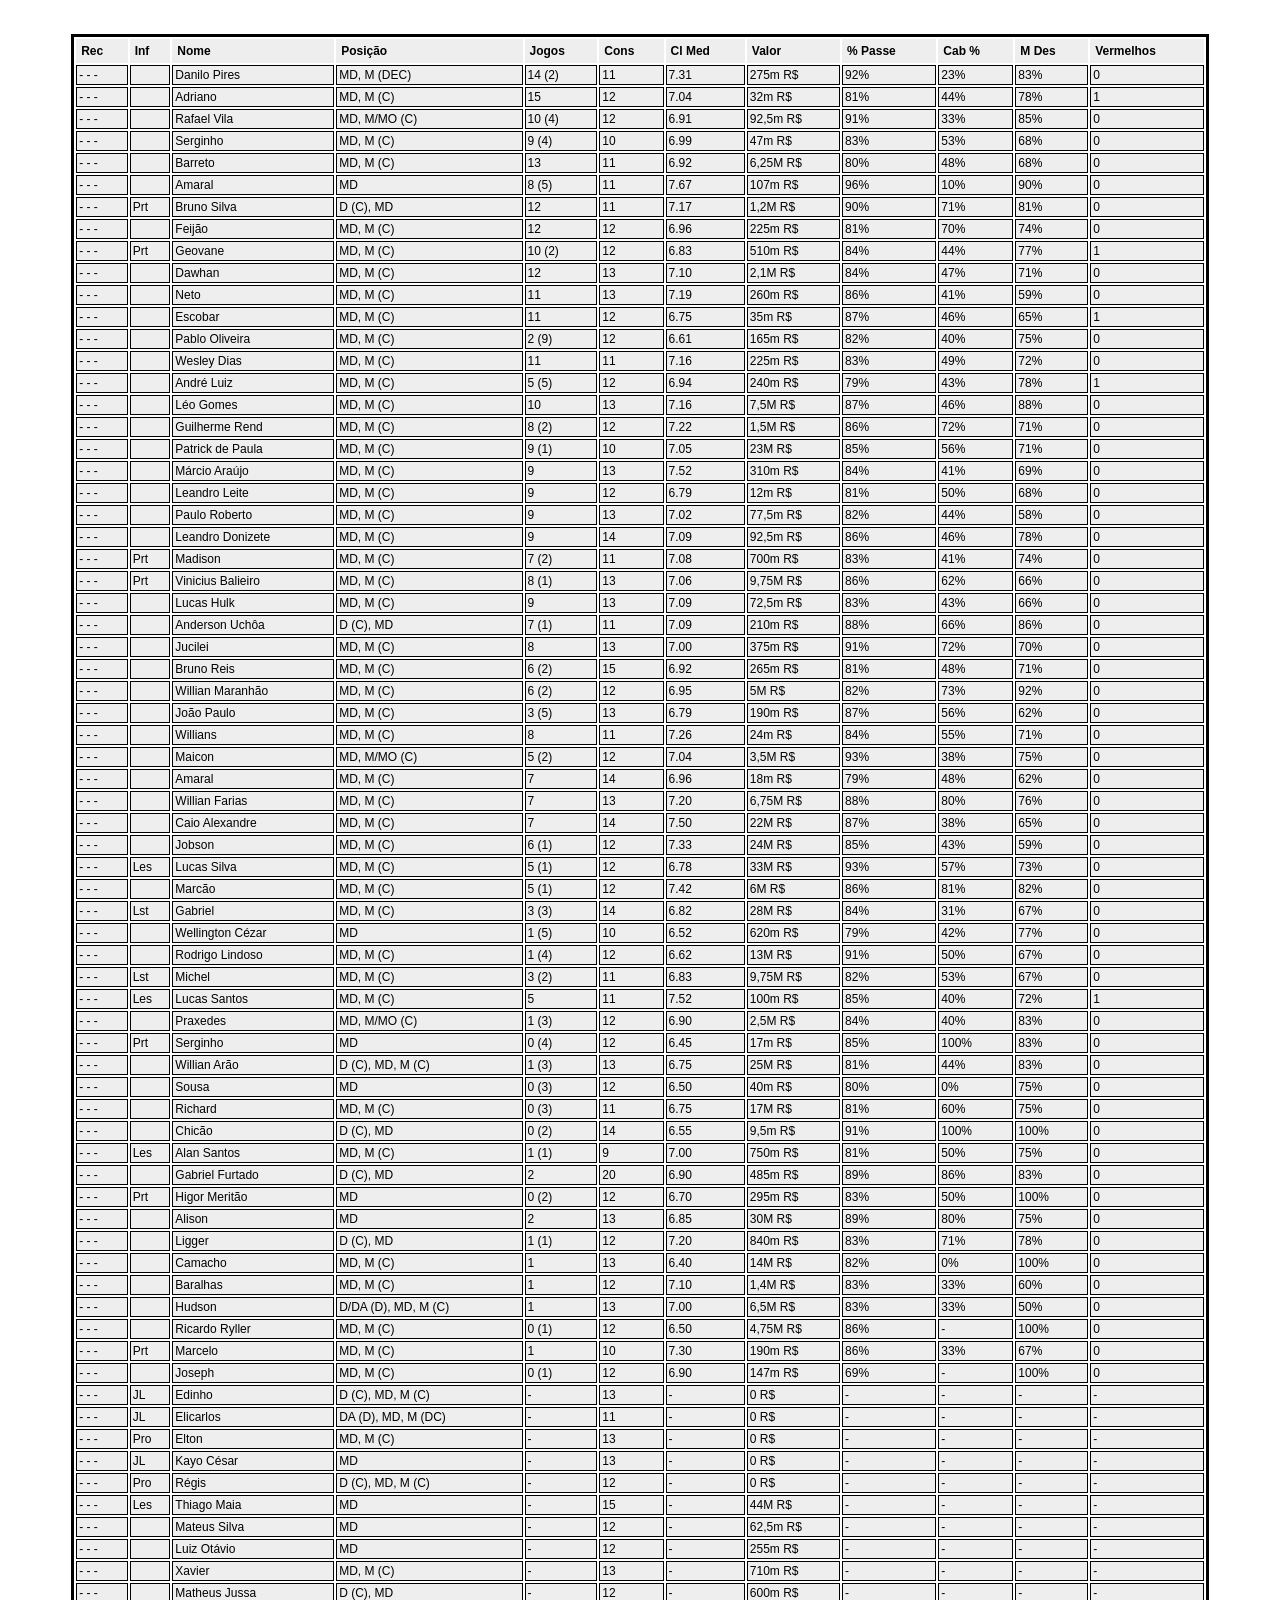
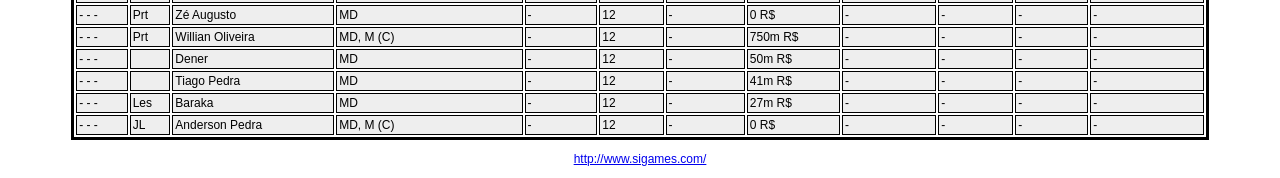
<file: volantes.html>
<html>
<head>
<title><br/></title> 
<style type ="text/css">
body,td,th {
font-family: Verdana, Arial, Helvetica, sans-serif;
font-size: 12px;
}
th {
padding: 5px;
text-align: left;
}
td {
padding: 2px;
border-style: solid;
border-width: 1px
}
</style>
</head>
<body>
<center><B><br/>
</center></B>
<p>
<table bordercolor="#000000" width="90%" align="center">
<tr bgcolor="#EEEEEE">
	<th>Rec</th>

	<th>Inf</th>

	<th>Nome</th>

	<th>Posição</th>

	<th>Jogos</th>

	<th>Cons</th>

	<th>Cl Med</th>

	<th>Valor</th>

	<th>% Passe</th>

	<th>Cab %</th>

	<th>M Des</th>

	<th>Vermelhos</th>

</tr>
<tr bgcolor="#EEEEEE">
	<td>- -  - </td>

	<td></td>

	<td>Danilo Pires</td>

	<td>MD, M (DEC)</td>

	<td>14 (2)</td>

	<td>11</td>

	<td>7.31</td>

	<td>275m R$</td>

	<td>92%</td>

	<td>23%</td>

	<td>83%</td>

	<td>0</td>

</tr>
<tr bgcolor="#EEEEEE">
	<td>- -  - </td>

	<td></td>

	<td>Adriano</td>

	<td>MD, M (C)</td>

	<td>15</td>

	<td>12</td>

	<td>7.04</td>

	<td>32m R$</td>

	<td>81%</td>

	<td>44%</td>

	<td>78%</td>

	<td>1</td>

</tr>
<tr bgcolor="#EEEEEE">
	<td>- -  - </td>

	<td></td>

	<td>Rafael Vila</td>

	<td>MD, M/MO (C)</td>

	<td>10 (4)</td>

	<td>12</td>

	<td>6.91</td>

	<td>92,5m R$</td>

	<td>91%</td>

	<td>33%</td>

	<td>85%</td>

	<td>0</td>

</tr>
<tr bgcolor="#EEEEEE">
	<td>- -  - </td>

	<td></td>

	<td>Serginho</td>

	<td>MD, M (C)</td>

	<td>9 (4)</td>

	<td>10</td>

	<td>6.99</td>

	<td>47m R$</td>

	<td>83%</td>

	<td>53%</td>

	<td>68%</td>

	<td>0</td>

</tr>
<tr bgcolor="#EEEEEE">
	<td>- -  - </td>

	<td></td>

	<td>Barreto</td>

	<td>MD, M (C)</td>

	<td>13</td>

	<td>11</td>

	<td>6.92</td>

	<td>6,25M R$</td>

	<td>80%</td>

	<td>48%</td>

	<td>68%</td>

	<td>0</td>

</tr>
<tr bgcolor="#EEEEEE">
	<td>- -  - </td>

	<td></td>

	<td>Amaral</td>

	<td>MD</td>

	<td>8 (5)</td>

	<td>11</td>

	<td>7.67</td>

	<td>107m R$</td>

	<td>96%</td>

	<td>10%</td>

	<td>90%</td>

	<td>0</td>

</tr>
<tr bgcolor="#EEEEEE">
	<td>- -  - </td>

	<td>Prt</td>

	<td>Bruno Silva</td>

	<td>D (C), MD</td>

	<td>12</td>

	<td>11</td>

	<td>7.17</td>

	<td>1,2M R$</td>

	<td>90%</td>

	<td>71%</td>

	<td>81%</td>

	<td>0</td>

</tr>
<tr bgcolor="#EEEEEE">
	<td>- -  - </td>

	<td></td>

	<td>Feijão</td>

	<td>MD, M (C)</td>

	<td>12</td>

	<td>12</td>

	<td>6.96</td>

	<td>225m R$</td>

	<td>81%</td>

	<td>70%</td>

	<td>74%</td>

	<td>0</td>

</tr>
<tr bgcolor="#EEEEEE">
	<td>- -  - </td>

	<td>Prt</td>

	<td>Geovane</td>

	<td>MD, M (C)</td>

	<td>10 (2)</td>

	<td>12</td>

	<td>6.83</td>

	<td>510m R$</td>

	<td>84%</td>

	<td>44%</td>

	<td>77%</td>

	<td>1</td>

</tr>
<tr bgcolor="#EEEEEE">
	<td>- -  - </td>

	<td></td>

	<td>Dawhan</td>

	<td>MD, M (C)</td>

	<td>12</td>

	<td>13</td>

	<td>7.10</td>

	<td>2,1M R$</td>

	<td>84%</td>

	<td>47%</td>

	<td>71%</td>

	<td>0</td>

</tr>
<tr bgcolor="#EEEEEE">
	<td>- -  - </td>

	<td></td>

	<td>Neto</td>

	<td>MD, M (C)</td>

	<td>11</td>

	<td>13</td>

	<td>7.19</td>

	<td>260m R$</td>

	<td>86%</td>

	<td>41%</td>

	<td>59%</td>

	<td>0</td>

</tr>
<tr bgcolor="#EEEEEE">
	<td>- -  - </td>

	<td></td>

	<td>Escobar</td>

	<td>MD, M (C)</td>

	<td>11</td>

	<td>12</td>

	<td>6.75</td>

	<td>35m R$</td>

	<td>87%</td>

	<td>46%</td>

	<td>65%</td>

	<td>1</td>

</tr>
<tr bgcolor="#EEEEEE">
	<td>- -  - </td>

	<td></td>

	<td>Pablo Oliveira</td>

	<td>MD, M (C)</td>

	<td>2 (9)</td>

	<td>12</td>

	<td>6.61</td>

	<td>165m R$</td>

	<td>82%</td>

	<td>40%</td>

	<td>75%</td>

	<td>0</td>

</tr>
<tr bgcolor="#EEEEEE">
	<td>- -  - </td>

	<td></td>

	<td>Wesley Dias</td>

	<td>MD, M (C)</td>

	<td>11</td>

	<td>11</td>

	<td>7.16</td>

	<td>225m R$</td>

	<td>83%</td>

	<td>49%</td>

	<td>72%</td>

	<td>0</td>

</tr>
<tr bgcolor="#EEEEEE">
	<td>- -  - </td>

	<td></td>

	<td>André Luiz</td>

	<td>MD, M (C)</td>

	<td>5 (5)</td>

	<td>12</td>

	<td>6.94</td>

	<td>240m R$</td>

	<td>79%</td>

	<td>43%</td>

	<td>78%</td>

	<td>1</td>

</tr>
<tr bgcolor="#EEEEEE">
	<td>- -  - </td>

	<td></td>

	<td>Léo Gomes</td>

	<td>MD, M (C)</td>

	<td>10</td>

	<td>13</td>

	<td>7.16</td>

	<td>7,5M R$</td>

	<td>87%</td>

	<td>46%</td>

	<td>88%</td>

	<td>0</td>

</tr>
<tr bgcolor="#EEEEEE">
	<td>- -  - </td>

	<td></td>

	<td>Guilherme Rend</td>

	<td>MD, M (C)</td>

	<td>8 (2)</td>

	<td>12</td>

	<td>7.22</td>

	<td>1,5M R$</td>

	<td>86%</td>

	<td>72%</td>

	<td>71%</td>

	<td>0</td>

</tr>
<tr bgcolor="#EEEEEE">
	<td>- -  - </td>

	<td></td>

	<td>Patrick de Paula</td>

	<td>MD, M (C)</td>

	<td>9 (1)</td>

	<td>10</td>

	<td>7.05</td>

	<td>23M R$</td>

	<td>85%</td>

	<td>56%</td>

	<td>71%</td>

	<td>0</td>

</tr>
<tr bgcolor="#EEEEEE">
	<td>- -  - </td>

	<td></td>

	<td>Márcio Araújo</td>

	<td>MD, M (C)</td>

	<td>9</td>

	<td>13</td>

	<td>7.52</td>

	<td>310m R$</td>

	<td>84%</td>

	<td>41%</td>

	<td>69%</td>

	<td>0</td>

</tr>
<tr bgcolor="#EEEEEE">
	<td>- -  - </td>

	<td></td>

	<td>Leandro Leite</td>

	<td>MD, M (C)</td>

	<td>9</td>

	<td>12</td>

	<td>6.79</td>

	<td>12m R$</td>

	<td>81%</td>

	<td>50%</td>

	<td>68%</td>

	<td>0</td>

</tr>
<tr bgcolor="#EEEEEE">
	<td>- -  - </td>

	<td></td>

	<td>Paulo Roberto</td>

	<td>MD, M (C)</td>

	<td>9</td>

	<td>13</td>

	<td>7.02</td>

	<td>77,5m R$</td>

	<td>82%</td>

	<td>44%</td>

	<td>58%</td>

	<td>0</td>

</tr>
<tr bgcolor="#EEEEEE">
	<td>- -  - </td>

	<td></td>

	<td>Leandro Donizete</td>

	<td>MD, M (C)</td>

	<td>9</td>

	<td>14</td>

	<td>7.09</td>

	<td>92,5m R$</td>

	<td>86%</td>

	<td>46%</td>

	<td>78%</td>

	<td>0</td>

</tr>
<tr bgcolor="#EEEEEE">
	<td>- -  - </td>

	<td>Prt</td>

	<td>Madison</td>

	<td>MD, M (C)</td>

	<td>7 (2)</td>

	<td>11</td>

	<td>7.08</td>

	<td>700m R$</td>

	<td>83%</td>

	<td>41%</td>

	<td>74%</td>

	<td>0</td>

</tr>
<tr bgcolor="#EEEEEE">
	<td>- -  - </td>

	<td>Prt</td>

	<td>Vinicius Balieiro</td>

	<td>MD, M (C)</td>

	<td>8 (1)</td>

	<td>13</td>

	<td>7.06</td>

	<td>9,75M R$</td>

	<td>86%</td>

	<td>62%</td>

	<td>66%</td>

	<td>0</td>

</tr>
<tr bgcolor="#EEEEEE">
	<td>- -  - </td>

	<td></td>

	<td>Lucas Hulk</td>

	<td>MD, M (C)</td>

	<td>9</td>

	<td>13</td>

	<td>7.09</td>

	<td>72,5m R$</td>

	<td>83%</td>

	<td>43%</td>

	<td>66%</td>

	<td>0</td>

</tr>
<tr bgcolor="#EEEEEE">
	<td>- -  - </td>

	<td></td>

	<td>Anderson Uchôa</td>

	<td>D (C), MD</td>

	<td>7 (1)</td>

	<td>11</td>

	<td>7.09</td>

	<td>210m R$</td>

	<td>88%</td>

	<td>66%</td>

	<td>86%</td>

	<td>0</td>

</tr>
<tr bgcolor="#EEEEEE">
	<td>- -  - </td>

	<td></td>

	<td>Jucilei</td>

	<td>MD, M (C)</td>

	<td>8</td>

	<td>13</td>

	<td>7.00</td>

	<td>375m R$</td>

	<td>91%</td>

	<td>72%</td>

	<td>70%</td>

	<td>0</td>

</tr>
<tr bgcolor="#EEEEEE">
	<td>- -  - </td>

	<td></td>

	<td>Bruno Reis</td>

	<td>MD, M (C)</td>

	<td>6 (2)</td>

	<td>15</td>

	<td>6.92</td>

	<td>265m R$</td>

	<td>81%</td>

	<td>48%</td>

	<td>71%</td>

	<td>0</td>

</tr>
<tr bgcolor="#EEEEEE">
	<td>- -  - </td>

	<td></td>

	<td>Willian Maranhão</td>

	<td>MD, M (C)</td>

	<td>6 (2)</td>

	<td>12</td>

	<td>6.95</td>

	<td>5M R$</td>

	<td>82%</td>

	<td>73%</td>

	<td>92%</td>

	<td>0</td>

</tr>
<tr bgcolor="#EEEEEE">
	<td>- -  - </td>

	<td></td>

	<td>João Paulo</td>

	<td>MD, M (C)</td>

	<td>3 (5)</td>

	<td>13</td>

	<td>6.79</td>

	<td>190m R$</td>

	<td>87%</td>

	<td>56%</td>

	<td>62%</td>

	<td>0</td>

</tr>
<tr bgcolor="#EEEEEE">
	<td>- -  - </td>

	<td></td>

	<td>Willians</td>

	<td>MD, M (C)</td>

	<td>8</td>

	<td>11</td>

	<td>7.26</td>

	<td>24m R$</td>

	<td>84%</td>

	<td>55%</td>

	<td>71%</td>

	<td>0</td>

</tr>
<tr bgcolor="#EEEEEE">
	<td>- -  - </td>

	<td></td>

	<td>Maicon</td>

	<td>MD, M/MO (C)</td>

	<td>5 (2)</td>

	<td>12</td>

	<td>7.04</td>

	<td>3,5M R$</td>

	<td>93%</td>

	<td>38%</td>

	<td>75%</td>

	<td>0</td>

</tr>
<tr bgcolor="#EEEEEE">
	<td>- -  - </td>

	<td></td>

	<td>Amaral</td>

	<td>MD, M (C)</td>

	<td>7</td>

	<td>14</td>

	<td>6.96</td>

	<td>18m R$</td>

	<td>79%</td>

	<td>48%</td>

	<td>62%</td>

	<td>0</td>

</tr>
<tr bgcolor="#EEEEEE">
	<td>- -  - </td>

	<td></td>

	<td>Willian Farias</td>

	<td>MD, M (C)</td>

	<td>7</td>

	<td>13</td>

	<td>7.20</td>

	<td>6,75M R$</td>

	<td>88%</td>

	<td>80%</td>

	<td>76%</td>

	<td>0</td>

</tr>
<tr bgcolor="#EEEEEE">
	<td>- -  - </td>

	<td></td>

	<td>Caio Alexandre</td>

	<td>MD, M (C)</td>

	<td>7</td>

	<td>14</td>

	<td>7.50</td>

	<td>22M R$</td>

	<td>87%</td>

	<td>38%</td>

	<td>65%</td>

	<td>0</td>

</tr>
<tr bgcolor="#EEEEEE">
	<td>- -  - </td>

	<td></td>

	<td>Jobson</td>

	<td>MD, M (C)</td>

	<td>6 (1)</td>

	<td>12</td>

	<td>7.33</td>

	<td>24M R$</td>

	<td>85%</td>

	<td>43%</td>

	<td>59%</td>

	<td>0</td>

</tr>
<tr bgcolor="#EEEEEE">
	<td>- -  - </td>

	<td>Les</td>

	<td>Lucas Silva</td>

	<td>MD, M (C)</td>

	<td>5 (1)</td>

	<td>12</td>

	<td>6.78</td>

	<td>33M R$</td>

	<td>93%</td>

	<td>57%</td>

	<td>73%</td>

	<td>0</td>

</tr>
<tr bgcolor="#EEEEEE">
	<td>- -  - </td>

	<td></td>

	<td>Marcão</td>

	<td>MD, M (C)</td>

	<td>5 (1)</td>

	<td>12</td>

	<td>7.42</td>

	<td>6M R$</td>

	<td>86%</td>

	<td>81%</td>

	<td>82%</td>

	<td>0</td>

</tr>
<tr bgcolor="#EEEEEE">
	<td>- -  - </td>

	<td>Lst</td>

	<td>Gabriel</td>

	<td>MD, M (C)</td>

	<td>3 (3)</td>

	<td>14</td>

	<td>6.82</td>

	<td>28M R$</td>

	<td>84%</td>

	<td>31%</td>

	<td>67%</td>

	<td>0</td>

</tr>
<tr bgcolor="#EEEEEE">
	<td>- -  - </td>

	<td></td>

	<td>Wellington Cézar</td>

	<td>MD</td>

	<td>1 (5)</td>

	<td>10</td>

	<td>6.52</td>

	<td>620m R$</td>

	<td>79%</td>

	<td>42%</td>

	<td>77%</td>

	<td>0</td>

</tr>
<tr bgcolor="#EEEEEE">
	<td>- -  - </td>

	<td></td>

	<td>Rodrigo Lindoso</td>

	<td>MD, M (C)</td>

	<td>1 (4)</td>

	<td>12</td>

	<td>6.62</td>

	<td>13M R$</td>

	<td>91%</td>

	<td>50%</td>

	<td>67%</td>

	<td>0</td>

</tr>
<tr bgcolor="#EEEEEE">
	<td>- -  - </td>

	<td>Lst</td>

	<td>Michel</td>

	<td>MD, M (C)</td>

	<td>3 (2)</td>

	<td>11</td>

	<td>6.83</td>

	<td>9,75M R$</td>

	<td>82%</td>

	<td>53%</td>

	<td>67%</td>

	<td>0</td>

</tr>
<tr bgcolor="#EEEEEE">
	<td>- -  - </td>

	<td>Les</td>

	<td>Lucas Santos</td>

	<td>MD, M (C)</td>

	<td>5</td>

	<td>11</td>

	<td>7.52</td>

	<td>100m R$</td>

	<td>85%</td>

	<td>40%</td>

	<td>72%</td>

	<td>1</td>

</tr>
<tr bgcolor="#EEEEEE">
	<td>- -  - </td>

	<td></td>

	<td>Praxedes</td>

	<td>MD, M/MO (C)</td>

	<td>1 (3)</td>

	<td>12</td>

	<td>6.90</td>

	<td>2,5M R$</td>

	<td>84%</td>

	<td>40%</td>

	<td>83%</td>

	<td>0</td>

</tr>
<tr bgcolor="#EEEEEE">
	<td>- -  - </td>

	<td>Prt</td>

	<td>Serginho</td>

	<td>MD</td>

	<td>0 (4)</td>

	<td>12</td>

	<td>6.45</td>

	<td>17m R$</td>

	<td>85%</td>

	<td>100%</td>

	<td>83%</td>

	<td>0</td>

</tr>
<tr bgcolor="#EEEEEE">
	<td>- -  - </td>

	<td></td>

	<td>Willian Arão</td>

	<td>D (C), MD, M (C)</td>

	<td>1 (3)</td>

	<td>13</td>

	<td>6.75</td>

	<td>25M R$</td>

	<td>81%</td>

	<td>44%</td>

	<td>83%</td>

	<td>0</td>

</tr>
<tr bgcolor="#EEEEEE">
	<td>- -  - </td>

	<td></td>

	<td>Sousa</td>

	<td>MD</td>

	<td>0 (3)</td>

	<td>12</td>

	<td>6.50</td>

	<td>40m R$</td>

	<td>80%</td>

	<td>0%</td>

	<td>75%</td>

	<td>0</td>

</tr>
<tr bgcolor="#EEEEEE">
	<td>- -  - </td>

	<td></td>

	<td>Richard</td>

	<td>MD, M (C)</td>

	<td>0 (3)</td>

	<td>11</td>

	<td>6.75</td>

	<td>17M R$</td>

	<td>81%</td>

	<td>60%</td>

	<td>75%</td>

	<td>0</td>

</tr>
<tr bgcolor="#EEEEEE">
	<td>- -  - </td>

	<td></td>

	<td>Chicão</td>

	<td>D (C), MD</td>

	<td>0 (2)</td>

	<td>14</td>

	<td>6.55</td>

	<td>9,5m R$</td>

	<td>91%</td>

	<td>100%</td>

	<td>100%</td>

	<td>0</td>

</tr>
<tr bgcolor="#EEEEEE">
	<td>- -  - </td>

	<td>Les</td>

	<td>Alan Santos</td>

	<td>MD, M (C)</td>

	<td>1 (1)</td>

	<td>9</td>

	<td>7.00</td>

	<td>750m R$</td>

	<td>81%</td>

	<td>50%</td>

	<td>75%</td>

	<td>0</td>

</tr>
<tr bgcolor="#EEEEEE">
	<td>- -  - </td>

	<td></td>

	<td>Gabriel Furtado</td>

	<td>D (C), MD</td>

	<td>2</td>

	<td>20</td>

	<td>6.90</td>

	<td>485m R$</td>

	<td>89%</td>

	<td>86%</td>

	<td>83%</td>

	<td>0</td>

</tr>
<tr bgcolor="#EEEEEE">
	<td>- -  - </td>

	<td>Prt</td>

	<td>Higor Meritão</td>

	<td>MD</td>

	<td>0 (2)</td>

	<td>12</td>

	<td>6.70</td>

	<td>295m R$</td>

	<td>83%</td>

	<td>50%</td>

	<td>100%</td>

	<td>0</td>

</tr>
<tr bgcolor="#EEEEEE">
	<td>- -  - </td>

	<td></td>

	<td>Alison</td>

	<td>MD</td>

	<td>2</td>

	<td>13</td>

	<td>6.85</td>

	<td>30M R$</td>

	<td>89%</td>

	<td>80%</td>

	<td>75%</td>

	<td>0</td>

</tr>
<tr bgcolor="#EEEEEE">
	<td>- -  - </td>

	<td></td>

	<td>Ligger</td>

	<td>D (C), MD</td>

	<td>1 (1)</td>

	<td>12</td>

	<td>7.20</td>

	<td>840m R$</td>

	<td>83%</td>

	<td>71%</td>

	<td>78%</td>

	<td>0</td>

</tr>
<tr bgcolor="#EEEEEE">
	<td>- -  - </td>

	<td></td>

	<td>Camacho</td>

	<td>MD, M (C)</td>

	<td>1</td>

	<td>13</td>

	<td>6.40</td>

	<td>14M R$</td>

	<td>82%</td>

	<td>0%</td>

	<td>100%</td>

	<td>0</td>

</tr>
<tr bgcolor="#EEEEEE">
	<td>- -  - </td>

	<td></td>

	<td>Baralhas</td>

	<td>MD, M (C)</td>

	<td>1</td>

	<td>12</td>

	<td>7.10</td>

	<td>1,4M R$</td>

	<td>83%</td>

	<td>33%</td>

	<td>60%</td>

	<td>0</td>

</tr>
<tr bgcolor="#EEEEEE">
	<td>- -  - </td>

	<td></td>

	<td>Hudson</td>

	<td>D/DA (D), MD, M (C)</td>

	<td>1</td>

	<td>13</td>

	<td>7.00</td>

	<td>6,5M R$</td>

	<td>83%</td>

	<td>33%</td>

	<td>50%</td>

	<td>0</td>

</tr>
<tr bgcolor="#EEEEEE">
	<td>- -  - </td>

	<td></td>

	<td>Ricardo Ryller</td>

	<td>MD, M (C)</td>

	<td>0 (1)</td>

	<td>12</td>

	<td>6.50</td>

	<td>4,75M R$</td>

	<td>86%</td>

	<td>-</td>

	<td>100%</td>

	<td>0</td>

</tr>
<tr bgcolor="#EEEEEE">
	<td>- -  - </td>

	<td>Prt</td>

	<td>Marcelo</td>

	<td>MD, M (C)</td>

	<td>1</td>

	<td>10</td>

	<td>7.30</td>

	<td>190m R$</td>

	<td>86%</td>

	<td>33%</td>

	<td>67%</td>

	<td>0</td>

</tr>
<tr bgcolor="#EEEEEE">
	<td>- -  - </td>

	<td></td>

	<td>Joseph</td>

	<td>MD, M (C)</td>

	<td>0 (1)</td>

	<td>12</td>

	<td>6.90</td>

	<td>147m R$</td>

	<td>69%</td>

	<td>-</td>

	<td>100%</td>

	<td>0</td>

</tr>
<tr bgcolor="#EEEEEE">
	<td>- -  - </td>

	<td>JL</td>

	<td>Edinho</td>

	<td>D (C), MD, M (C)</td>

	<td>-</td>

	<td>13</td>

	<td>-</td>

	<td>0 R$</td>

	<td>-</td>

	<td>-</td>

	<td>-</td>

	<td>-</td>

</tr>
<tr bgcolor="#EEEEEE">
	<td>- -  - </td>

	<td>JL</td>

	<td>Elicarlos</td>

	<td>DA (D), MD, M (DC)</td>

	<td>-</td>

	<td>11</td>

	<td>-</td>

	<td>0 R$</td>

	<td>-</td>

	<td>-</td>

	<td>-</td>

	<td>-</td>

</tr>
<tr bgcolor="#EEEEEE">
	<td>- -  - </td>

	<td>Pro</td>

	<td>Elton</td>

	<td>MD, M (C)</td>

	<td>-</td>

	<td>13</td>

	<td>-</td>

	<td>0 R$</td>

	<td>-</td>

	<td>-</td>

	<td>-</td>

	<td>-</td>

</tr>
<tr bgcolor="#EEEEEE">
	<td>- -  - </td>

	<td>JL</td>

	<td>Kayo César</td>

	<td>MD</td>

	<td>-</td>

	<td>13</td>

	<td>-</td>

	<td>0 R$</td>

	<td>-</td>

	<td>-</td>

	<td>-</td>

	<td>-</td>

</tr>
<tr bgcolor="#EEEEEE">
	<td>- -  - </td>

	<td>Pro</td>

	<td>Régis</td>

	<td>D (C), MD, M (C)</td>

	<td>-</td>

	<td>12</td>

	<td>-</td>

	<td>0 R$</td>

	<td>-</td>

	<td>-</td>

	<td>-</td>

	<td>-</td>

</tr>
<tr bgcolor="#EEEEEE">
	<td>- -  - </td>

	<td>Les</td>

	<td>Thiago Maia</td>

	<td>MD</td>

	<td>-</td>

	<td>15</td>

	<td>-</td>

	<td>44M R$</td>

	<td>-</td>

	<td>-</td>

	<td>-</td>

	<td>-</td>

</tr>
<tr bgcolor="#EEEEEE">
	<td>- -  - </td>

	<td></td>

	<td>Mateus Silva</td>

	<td>MD</td>

	<td>-</td>

	<td>12</td>

	<td>-</td>

	<td>62,5m R$</td>

	<td>-</td>

	<td>-</td>

	<td>-</td>

	<td>-</td>

</tr>
<tr bgcolor="#EEEEEE">
	<td>- -  - </td>

	<td></td>

	<td>Luiz Otávio</td>

	<td>MD</td>

	<td>-</td>

	<td>12</td>

	<td>-</td>

	<td>255m R$</td>

	<td>-</td>

	<td>-</td>

	<td>-</td>

	<td>-</td>

</tr>
<tr bgcolor="#EEEEEE">
	<td>- -  - </td>

	<td></td>

	<td>Xavier</td>

	<td>MD, M (C)</td>

	<td>-</td>

	<td>13</td>

	<td>-</td>

	<td>710m R$</td>

	<td>-</td>

	<td>-</td>

	<td>-</td>

	<td>-</td>

</tr>
<tr bgcolor="#EEEEEE">
	<td>- -  - </td>

	<td></td>

	<td>Matheus Jussa</td>

	<td>D (C), MD</td>

	<td>-</td>

	<td>12</td>

	<td>-</td>

	<td>600m R$</td>

	<td>-</td>

	<td>-</td>

	<td>-</td>

	<td>-</td>

</tr>
<tr bgcolor="#EEEEEE">
	<td>- -  - </td>

	<td>Prt</td>

	<td>Zé Augusto</td>

	<td>MD</td>

	<td>-</td>

	<td>12</td>

	<td>-</td>

	<td>0 R$</td>

	<td>-</td>

	<td>-</td>

	<td>-</td>

	<td>-</td>

</tr>
<tr bgcolor="#EEEEEE">
	<td>- -  - </td>

	<td>Prt</td>

	<td>Willian Oliveira</td>

	<td>MD, M (C)</td>

	<td>-</td>

	<td>12</td>

	<td>-</td>

	<td>750m R$</td>

	<td>-</td>

	<td>-</td>

	<td>-</td>

	<td>-</td>

</tr>
<tr bgcolor="#EEEEEE">
	<td>- -  - </td>

	<td></td>

	<td>Dener</td>

	<td>MD</td>

	<td>-</td>

	<td>12</td>

	<td>-</td>

	<td>50m R$</td>

	<td>-</td>

	<td>-</td>

	<td>-</td>

	<td>-</td>

</tr>
<tr bgcolor="#EEEEEE">
	<td>- -  - </td>

	<td></td>

	<td>Tiago Pedra</td>

	<td>MD</td>

	<td>-</td>

	<td>12</td>

	<td>-</td>

	<td>41m R$</td>

	<td>-</td>

	<td>-</td>

	<td>-</td>

	<td>-</td>

</tr>
<tr bgcolor="#EEEEEE">
	<td>- -  - </td>

	<td>Les</td>

	<td>Baraka</td>

	<td>MD</td>

	<td>-</td>

	<td>12</td>

	<td>-</td>

	<td>27m R$</td>

	<td>-</td>

	<td>-</td>

	<td>-</td>

	<td>-</td>

</tr>
<tr bgcolor="#EEEEEE">
	<td>- -  - </td>

	<td>JL</td>

	<td>Anderson Pedra</td>

	<td>MD, M (C)</td>

	<td>-</td>

	<td>12</td>

	<td>-</td>

	<td>0 R$</td>

	<td>-</td>

	<td>-</td>

	<td>-</td>

	<td>-</td>

</tr>
</table>
<p>
<p align="center">
<a HREF="http://www.sigames.com/">http://www.sigames.com/</a></p>
</body>
</html>
</file>
<file: css/style.css>
:root {
    --bg-color: #12141c;
    --card-bg: #1c1f2b;
    --border-color: #2e3345;
    --text-main: #ffffff;
    --text-muted: #b0b7c3;
    --accent-green: #10b981;
}

body {
    background-color: var(--bg-color);
    color: var(--text-main);
    font-family: 'Inter', system-ui, -apple-system, sans-serif;
}

/* ============================================================
   ESTRUTURA GERAL
   ============================================================ */

.container-fluid {
    padding-top: 16px !important;
    padding-left: 12px !important;
    padding-right: 12px !important;
}

.card {
    background-color: var(--card-bg);
    border: 1px solid var(--border-color);
    border-radius: 12px;
    box-shadow: 0 4px 12px rgba(0,0,0,0.3);
}

.drop-zone {
    border: 2px dashed var(--accent-green);
    border-radius: 12px;
    padding: 30px;
    text-align: center;
    cursor: pointer;
    transition: all 0.2s ease;
    background: rgba(16, 185, 129, 0.04);
}

.drop-zone:hover {
    background: rgba(16, 185, 129, 0.08);
    border-color: #34d399;
}

/* ============================================================
   TABELA
   ============================================================ */

.table-custom {
    color: var(--text-main);
    font-size: 11px;
    margin-bottom: 0;
    border-collapse: separate;
    border-spacing: 0;
}

.table-custom th {
    background-color: #161922;
    color: #94a3b8;
    border-bottom: 2px solid var(--border-color);
    border-top: none;
    font-weight: 700;
    text-transform: uppercase;
    font-size: 9px;
    letter-spacing: 0.3px;
    padding: 8px 5px;
    cursor: pointer;
    user-select: none;
    white-space: nowrap;
}

.table-custom th:hover {
    color: var(--accent-green);
}

.table-custom td {
    background-color: var(--card-bg);
    border-bottom: 1px solid var(--border-color);
    color: var(--text-main);
    padding: 7px 5px;
    vertical-align: middle;
    white-space: nowrap;
}

.table-hover tbody tr:hover td {
    background-color: #232837;
}

/* ============================================================
   COLUNA DO NOME FIXA À ESQUERDA
   ============================================================ */

.table-custom th:first-child {
    position: sticky;
    left: 0;
    z-index: 5;
    background-color: #161922;
}

.table-custom td:first-child {
    position: sticky;
    left: 0;
    z-index: 4;
    background-color: var(--card-bg);
    font-weight: 700;
}

.table-hover tbody tr:hover td:first-child {
    background-color: #232837;
}

/* ============================================================
   SCORES FIXOS À DIREITA
   ============================================================ */

/*
   Os quatro últimos campos da tabela são:
   1. Score Desempenho
   2. Score Financeiro
   3. Score Final
   4. Avaliação Moneyball

   Eles ficam fixos à direita, mesmo durante a rolagem horizontal.
*/

/* Avaliação Moneyball */
.table-custom th:last-child,
.table-custom td:last-child {
    position: sticky;
    right: 0;
    z-index: 6;
    min-width: 145px;
    width: 145px;
    background-color: #161922;
}

.table-custom td:last-child {
    background-color: var(--card-bg);
}

/* Score Final */
.table-custom th:nth-last-child(2),
.table-custom td:nth-last-child(2) {
    position: sticky;
    right: 145px;
    z-index: 5;
    min-width: 72px;
    width: 72px;
    background-color: #161922;
}

.table-custom td:nth-last-child(2) {
    background-color: var(--card-bg);
}

/* Score Financeiro */
.table-custom th:nth-last-child(3),
.table-custom td:nth-last-child(3) {
    position: sticky;
    right: 217px;
    z-index: 5;
    min-width: 72px;
    width: 72px;
    background-color: #161922;
}

.table-custom td:nth-last-child(3) {
    background-color: var(--card-bg);
}

/* Score Desempenho */
.table-custom th:nth-last-child(4),
.table-custom td:nth-last-child(4) {
    position: sticky;
    right: 289px;
    z-index: 5;
    min-width: 72px;
    width: 72px;
    background-color: #161922;
}

.table-custom td:nth-last-child(4) {
    background-color: var(--card-bg);
}

/* Sombra para separar os scores das demais informações */
.table-custom th:nth-last-child(4),
.table-custom td:nth-last-child(4) {
    box-shadow: -5px 0 8px rgba(0, 0, 0, 0.22);
}

/* Mantém o fundo correto dos scores durante o hover */
.table-hover tbody tr:hover td:nth-last-child(-n+4) {
    background-color: #232837;
}

/* ============================================================
   BADGES
   ============================================================ */

.badge-success {
    background-color: rgba(16, 185, 129, 0.2);
    color: #34d399;
    border: 1px solid rgba(16, 185, 129, 0.4);
    font-weight: 600;
}

.badge-primary {
    background-color: rgba(59, 130, 246, 0.2);
    color: #60a5fa;
    border: 1px solid rgba(59, 130, 246, 0.4);
    font-weight: 600;
}

.badge-warning {
    background-color: rgba(245, 158, 11, 0.2);
    color: #fbbf24;
    border: 1px solid rgba(245, 158, 11, 0.4);
    font-weight: 600;
}

.badge-danger {
    background-color: rgba(239, 68, 68, 0.2);
    color: #f87171;
    border: 1px solid rgba(239, 68, 68, 0.4);
    font-weight: 600;
}

/* ============================================================
   CORES DO SCORE
   ============================================================ */

.score-badge {
    display: inline-block;
    min-width: 38px;
    padding: 4px 5px;
    border-radius: 6px;
    font-weight: 900;
    font-size: 11px;
    border: 1px solid transparent;
    text-align: center;
}

.score-red {
    background: rgba(239, 68, 68, 0.16);
    color: #ff6464;
    border-color: rgba(239, 68, 68, 0.45);
}

.score-orange {
    background: rgba(249, 115, 22, 0.16);
    color: #fb923c;
    border-color: rgba(249, 115, 22, 0.45);
}

.score-yellow {
    background: rgba(234, 179, 8, 0.16);
    color: #facc15;
    border-color: rgba(234, 179, 8, 0.45);
}

.score-green {
    background: rgba(16, 185, 129, 0.16);
    color: #34d399;
    border-color: rgba(16, 185, 129, 0.45);
}

/* ============================================================
   VALOR DE MERCADO
   ============================================================ */

.valor-badge {
    font-weight: 700;
    color: #facc15;
}

/* ============================================================
   DESTAQUE DAS RECOMENDAÇÕES
   ============================================================ */

.market-badge {
    display: inline-flex;
    align-items: center;
    justify-content: center;
    gap: 5px;
    padding: 5px 7px;
    border-radius: 7px;
    font-size: 9px;
    font-weight: 800;
    letter-spacing: 0.1px;
    white-space: nowrap;
    border: 1px solid transparent;
}

.badge-opportunity {
    background: linear-gradient(
        135deg,
        rgba(16, 185, 129, 0.25),
        rgba(16, 185, 129, 0.08)
    );
    color: #6ee7b7;
    border-color: rgba(16, 185, 129, 0.65);
    box-shadow: 0 0 12px rgba(16, 185, 129, 0.12);
}

.badge-premium {
    background: rgba(59, 130, 246, 0.18);
    color: #93c5fd;
    border-color: rgba(59, 130, 246, 0.5);
}

/* ============================================================
   PESQUISA
   ============================================================ */

.search-box {
    background-color: #161922;
    border: 1px solid var(--border-color);
    color: #fff;
    border-radius: 8px;
    padding: 6px 10px;
    font-size: 12px;
}

.search-box:focus {
    background-color: #161922;
    color: #fff;
    border-color: var(--accent-green);
    box-shadow: 0 0 0 2px rgba(16, 185, 129, 0.2);
}

.search-box::placeholder {
    color: #7f899b;
}

/* ============================================================
   LEGENDA DO SCORE
   ============================================================ */

.score-legend {
    display: flex;
    flex-wrap: wrap;
    gap: 8px;
    align-items: center;
    margin-bottom: 10px;
    font-size: 10px;
}

.legend-item {
    display: flex;
    align-items: center;
    gap: 5px;
    color: #cbd5e1;
}

.legend-dot {
    width: 8px;
    height: 8px;
    border-radius: 50%;
}

.legend-red {
    background: #ef4444;
}

.legend-orange {
    background: #f97316;
}

.legend-yellow {
    background: #eab308;
}

.legend-green {
    background: #10b981;
}

.market-column {
    min-width: 145px;
}

/* ============================================================
   ABAS DE NAVEGAÇÃO
   ============================================================ */

.main-tabs {
    display: flex;
    justify-content: center;
    gap: 10px;
    border-bottom: 1px solid var(--border-color);
    padding-bottom: 10px;
}

.main-tab {
    background: transparent;
    color: var(--text-muted);
    border: 1px solid var(--border-color);
    border-radius: 8px;
    padding: 8px 18px;
    font-weight: 700;
    font-size: 13px;
    transition: all 0.2s ease;
}

.main-tab:hover {
    color: var(--accent-green);
    border-color: var(--accent-green);
}

.main-tab.active {
    background: rgba(16, 185, 129, 0.12);
    color: #34d399;
    border-color: var(--accent-green);
}

/* ============================================================
   TUTORIAL
   ============================================================ */

.tutorial-header {
    max-width: 750px;
    margin: 0 auto;
}

.tutorial-header h3 {
    color: var(--text-main);
}

.tutorial-icon {
    display: inline-flex;
    align-items: center;
    justify-content: center;
    width: 65px;
    height: 65px;
    border-radius: 18px;
    background: rgba(16, 185, 129, 0.12);
    color: #34d399;
    font-size: 27px;
}

.tutorial-card {
    max-width: 950px;
    margin-left: auto;
    margin-right: auto;
    transition: border-color 0.2s ease;
}

.tutorial-card:hover {
    border-color: rgba(16, 185, 129, 0.45);
}

.tutorial-step {
    display: flex;
    align-items: flex-start;
    gap: 20px;
}

.tutorial-step h5 {
    color: var(--text-main);
}

.tutorial-number {
    flex-shrink: 0;
    display: flex;
    align-items: center;
    justify-content: center;
    width: 48px;
    height: 48px;
    border-radius: 12px;
    background: rgba(16, 185, 129, 0.14);
    color: #34d399;
    font-weight: 900;
    font-size: 17px;
}

.tutorial-number-final {
    background: rgba(16, 185, 129, 0.22);
    border: 1px solid var(--accent-green);
}

.tutorial-path,
.tutorial-code {
    background: #12141c;
    border: 1px solid var(--border-color);
    border-radius: 8px;
    padding: 13px 15px;
    color: #34d399;
    font-size: 13px;
    overflow-wrap: anywhere;
}

.tutorial-path {
    font-weight: 600;
}

.tutorial-code {
    font-family: monospace;
}

.tutorial-tip {
    background: rgba(16, 185, 129, 0.07);
    border-left: 3px solid var(--accent-green);
    border-radius: 5px;
    padding: 12px 15px;
    color: #cbd5e1;
    font-size: 13px;
    line-height: 1.6;
}

/* ============================================================
   AVISO SOBRE O NÍVEL DAS COMPETIÇÕES
   ============================================================ */

.competition-warning {
    position: relative;
    max-width: 1100px;
    margin-left: auto;
    margin-right: auto;
    padding: 24px;
    overflow: hidden;
    border: 1px solid rgba(245, 158, 11, 0.28);
    border-left: 4px solid #d69e36;
    border-radius: 14px;
    background:
        radial-gradient(
            circle at 100% 0%,
            rgba(245, 158, 11, 0.09),
            transparent 38%
        ),
        linear-gradient(
            135deg,
            rgba(31, 35, 47, 0.98),
            rgba(25, 28, 39, 0.98)
        );
    box-shadow: 0 8px 24px rgba(0, 0, 0, 0.18);
}

.competition-warning-header {
    display: flex;
    align-items: center;
    gap: 15px;
    margin-bottom: 16px;
}

.competition-warning-icon {
    flex-shrink: 0;
    display: flex;
    align-items: center;
    justify-content: center;
    width: 48px;
    height: 48px;
    border-radius: 13px;
    background: rgba(245, 158, 11, 0.13);
    border: 1px solid rgba(245, 158, 11, 0.25);
    color: #fbbf24;
    font-size: 21px;
}

.competition-warning-label {
    display: block;
    margin-bottom: 4px;
    color: #fbbf24;
    font-size: 9px;
    font-weight: 900;
    letter-spacing: 1.3px;
}

.competition-warning-header h5 {
    color: #fff;
    line-height: 1.35;
}

.competition-warning-text {
    max-width: 950px;
    margin-bottom: 20px;
    color: #bfc7d5;
    font-size: 13px;
    line-height: 1.7;
}

.competition-warning-grid {
    display: grid;
    grid-template-columns: repeat(2, minmax(0, 1fr));
    gap: 12px;
}

.competition-warning-item {
    display: flex;
    align-items: flex-start;
    gap: 12px;
    padding: 15px;
    border: 1px solid rgba(16, 185, 129, 0.18);
    border-radius: 10px;
    background: rgba(16, 185, 129, 0.045);
}

.competition-warning-item-icon {
    flex-shrink: 0;
    display: flex;
    align-items: center;
    justify-content: center;
    width: 32px;
    height: 32px;
    border-radius: 9px;
    background: rgba(16, 185, 129, 0.12);
    color: #34d399;
    font-size: 13px;
}

.competition-warning-item strong {
    display: block;
    margin-bottom: 6px;
    color: #e8edf5;
    font-size: 12px;
}

.competition-warning-item p {
    margin: 0;
    color: #aeb8c8;
    font-size: 11px;
    line-height: 1.65;
}

.competition-warning-caution {
    grid-column: 1 / -1;
    border-color: rgba(245, 158, 11, 0.2);
    background: rgba(245, 158, 11, 0.045);
}

.competition-warning-caution .competition-warning-item-icon {
    background: rgba(245, 158, 11, 0.12);
    color: #fbbf24;
}

.competition-warning-footer {
    display: flex;
    align-items: flex-start;
    gap: 11px;
    margin-top: 16px;
    padding: 14px 16px;
    border: 1px solid rgba(59, 130, 246, 0.2);
    border-radius: 9px;
    background: rgba(59, 130, 246, 0.055);
    color: #c4d0e2;
    font-size: 12px;
    line-height: 1.7;
}

.competition-warning-footer i {
    flex-shrink: 0;
    margin-top: 3px;
    color: #93c5fd;
    font-size: 15px;
}

.competition-warning-footer strong {
    color: #dbeafe;
}

/* Orientação complementar dentro do tutorial */
.tutorial-competition-tip {
    padding: 14px 16px;
    border: 1px solid rgba(245, 158, 11, 0.22);
    border-left: 3px solid #d69e36;
    border-radius: 8px;
    background: rgba(245, 158, 11, 0.055);
    color: #cbd5e1;
    font-size: 12px;
    line-height: 1.7;
}

.tutorial-competition-tip > i {
    color: #fbbf24;
}

.tutorial-competition-tip strong {
    color: #fcd34d;
}

.shortcut-list {
    display: flex;
    flex-direction: column;
    gap: 12px;
    margin-top: 20px;
}

.shortcut-item {
    display: flex;
    align-items: center;
    flex-wrap: wrap;
    gap: 8px;
}

.shortcut-key {
    display: inline-flex;
    align-items: center;
    justify-content: center;
    min-width: 45px;
    padding: 8px 12px;
    background: #12141c;
    border: 1px solid #454d61;
    border-bottom: 3px solid #454d61;
    border-radius: 7px;
    color: #fff;
    font-size: 13px;
    font-weight: 900;
}

.shortcut-plus {
    color: var(--text-muted);
    font-weight: bold;
}

.shortcut-description {
    color: var(--text-muted);
    font-size: 13px;
    margin-left: 5px;
}

.tutorial-footer {
    max-width: 950px;
    margin: 0 auto;
    padding: 18px;
    border: 1px solid var(--border-color);
    border-radius: 10px;
    background: rgba(16, 185, 129, 0.05);
    color: var(--text-muted);
    font-size: 13px;
    line-height: 1.6;
}

/* ============================================================
   MELHORIAS VISUAIS
   ============================================================ */

body {
    background:
        radial-gradient(
            circle at 15% 0%,
            rgba(16, 185, 129, 0.07),
            transparent 35%
        ),
        var(--bg-color);
    min-height: 100vh;
}

.card {
    transition:
        border-color 0.2s ease,
        box-shadow 0.2s ease;
}

.card:hover {
    border-color: rgba(148, 163, 184, 0.25);
}

.drop-zone {
    transition:
        background 0.25s ease,
        border-color 0.25s ease,
        transform 0.25s ease;
}

.drop-zone:hover {
    transform: translateY(-2px);
}

.table-custom th {
    position: relative;
    transition:
        color 0.2s ease,
        background-color 0.2s ease;
}

.table-custom td {
    transition: background-color 0.15s ease;
}

.score-badge {
    transition:
        transform 0.2s ease,
        box-shadow 0.2s ease;
}

.score-badge:hover {
    transform: translateY(-1px);
}

.market-badge {
    transition:
        transform 0.2s ease,
        box-shadow 0.2s ease;
}

.market-badge:hover {
    transform: translateY(-1px);
}

.badge-opportunity:hover {
    box-shadow: 0 0 16px rgba(16, 185, 129, 0.2);
}

.main-tab {
    transition:
        color 0.2s ease,
        border-color 0.2s ease,
        background-color 0.2s ease,
        transform 0.2s ease;
}

.main-tab:hover {
    transform: translateY(-1px);
}

button:focus-visible,
input:focus-visible,
select:focus-visible,
.main-tab:focus-visible {
    outline: 2px solid var(--accent-green);
    outline-offset: 3px;
}

/* ============================================================
   RESPONSIVIDADE DO TUTORIAL
   ============================================================ */

@media (max-width: 576px) {

    .main-tabs {
        gap: 7px;
    }

    .main-tab {
        flex: 1;
        padding: 10px 8px;
        font-size: 12px;
    }

    .tutorial-step {
        gap: 12px;
    }

    .tutorial-number {
        width: 38px;
        height: 38px;
        font-size: 14px;
    }

    .tutorial-card .card-body {
        padding: 18px !important;
    }

    .tutorial-path,
    .tutorial-code {
        font-size: 11px;
    }

    .shortcut-description {
        width: 100%;
        margin-left: 0;
    }

    .drop-zone {
        padding: 22px 15px;
    }

    .competition-warning {
        padding: 18px 15px;
    }

    .competition-warning-header {
        align-items: flex-start;
        gap: 11px;
    }

    .competition-warning-icon {
        width: 40px;
        height: 40px;
        font-size: 17px;
    }

    .competition-warning-header h5 {
        font-size: 15px;
    }

    .competition-warning-grid {
        grid-template-columns: 1fr;
    }

    .competition-warning-caution {
        grid-column: auto;
    }

    .competition-warning-item {
        padding: 13px;
    }

    .competition-warning-footer {
        padding: 12px;
        font-size: 11px;
    }
}

/* ============================================================
   AJUSTES RESPONSIVOS DA TABELA
   ============================================================ */

@media (max-width: 768px) {

    .container-fluid {
        padding-left: 8px !important;
        padding-right: 8px !important;
    }

    .table-custom {
        font-size: 10px;
    }

    .table-custom th {
        font-size: 8px;
        padding: 7px 4px;
    }

    .table-custom td {
        padding: 6px 4px;
    }

    .score-badge {
        min-width: 34px;
        padding: 4px;
        font-size: 10px;
    }

    .market-badge {
        padding: 4px 5px;
        font-size: 8px;
    }

    .market-column {
        min-width: 130px;
    }
}

@media (max-width: 576px) {

    .table-custom th:last-child,
    .table-custom td:last-child {
        min-width: 130px;
        width: 130px;
    }

    .table-custom th:nth-last-child(2),
    .table-custom td:nth-last-child(2) {
        right: 130px;
        min-width: 65px;
        width: 65px;
    }

    .table-custom th:nth-last-child(3),
    .table-custom td:nth-last-child(3) {
        right: 195px;
        min-width: 65px;
        width: 65px;
    }

    .table-custom th:nth-last-child(4),
    .table-custom td:nth-last-child(4) {
        right: 260px;
        min-width: 65px;
        width: 65px;
    }
}
</file>
